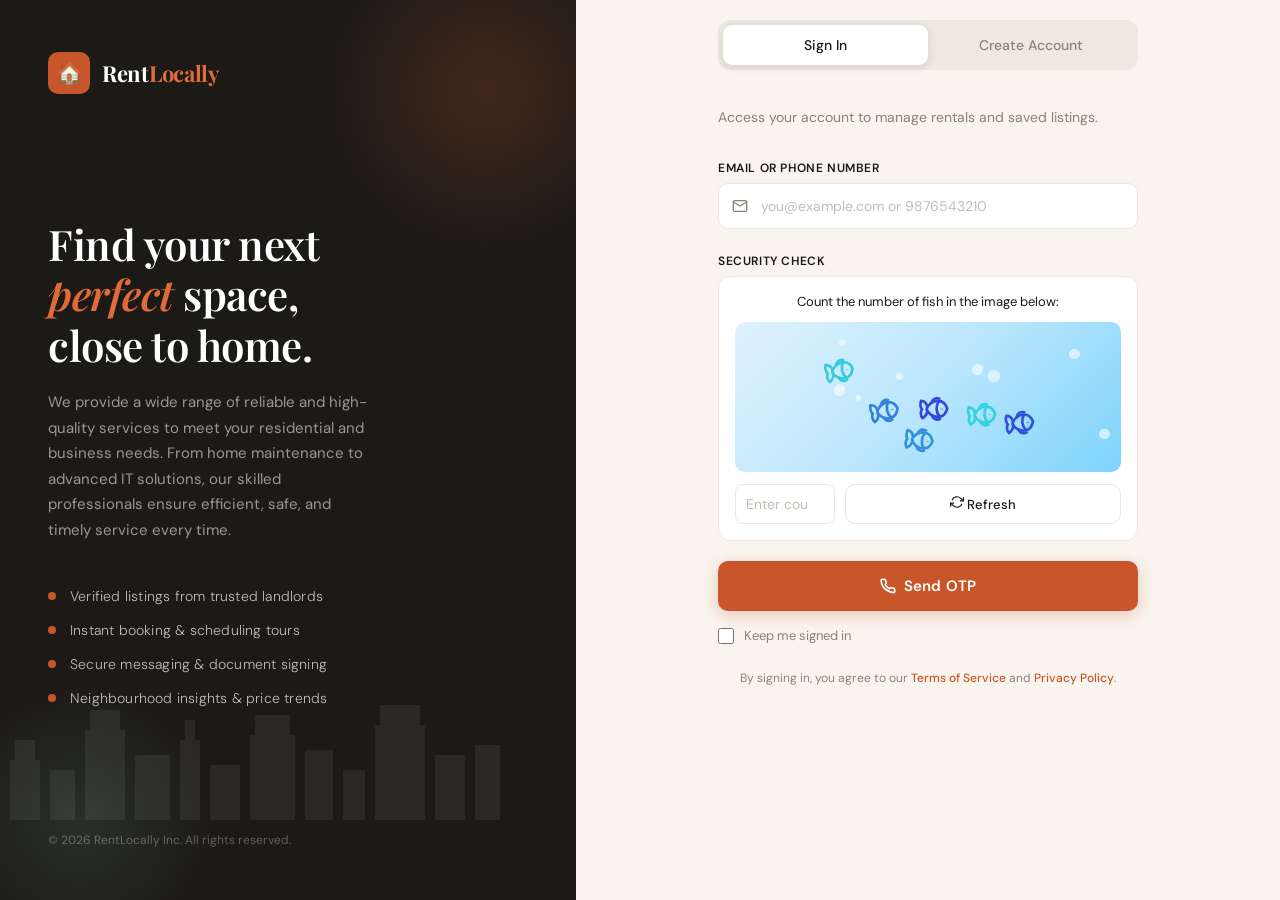
<file: RanjithaN/index.html>
<!DOCTYPE html>
<html lang="en">
<head>
<meta charset="UTF-8">
<meta name="viewport" content="width=device-width, initial-scale=1.0">
<title>RentLocally — Customer Portal</title>
<link href="https://fonts.googleapis.com/css2?family=Playfair+Display:wght@400;600;700&family=DM+Sans:wght@300;400;500;600&display=swap" rel="stylesheet">
<link rel="stylesheet" href="style.css">
<style>
  *, *::before, *::after { box-sizing: border-box; margin: 0; padding: 0; }

  :root {
    --cream: #F9F5EE;
    --ink: #1C1A17;
    --rust: #C8562A;
    --rust-light: #E06B3A;
    --sage: #6B8F71;
    --warm-gray: #8C8278;
    --light-gray: #EDE9E1;
    --white: #FFFFFF;
    --shadow: rgba(28,26,23,0.12);
  }

  body {
    font-family: 'DM Sans', sans-serif;
    background-color: var(--cream);
    min-height: 100vh;
    display: flex;
    overflow: hidden;
    scroll-behavior: smooth;
  }

  /* LEFT PANEL */
  .left-panel {
    width: 45%;
    background: var(--ink);
    position: relative;
    display: flex;
    flex-direction: column;
    padding: 52px 48px;
    overflow: hidden;
    flex-shrink: 0;
  }

  .left-panel::before {
    content: '';
    position: absolute;
    top: -80px; right: -80px;
    width: 340px; height: 340px;
    border-radius: 50%;
    background: radial-gradient(circle, rgba(200,86,42,0.22) 0%, transparent 70%);
  }

  .left-panel::after {
    content: '';
    position: absolute;
    bottom: -60px; left: -60px;
    width: 280px; height: 280px;
    border-radius: 50%;
    background: radial-gradient(circle, rgba(107,143,113,0.18) 0%, transparent 70%);
  }

  .brand {
    display: flex;
    align-items: center;
    gap: 12px;
    position: relative;
    z-index: 2;
  }

  .brand-icon {
    width: 42px; height: 42px;
    background: var(--rust);
    border-radius: 10px;
    display: flex; align-items: center; justify-content: center;
    font-size: 20px;
  }

  .brand-name {
    font-family: 'Playfair Display', serif;
    font-size: 22px;
    font-weight: 700;
    color: var(--white);
    letter-spacing: -0.3px;
  }

  .brand-name span { color: var(--rust-light); }

  .left-content {
    flex: 1;
    display: flex;
    flex-direction: column;
    justify-content: center;
    position: relative;
    z-index: 2;
  }

  .left-tagline {
    font-family: 'Playfair Display', serif;
    font-size: 42px;
    font-weight: 600;
    color: var(--white);
    line-height: 1.2;
    letter-spacing: -0.5px;
    margin-bottom: 20px;
  }

  .left-tagline em {
    color: var(--rust-light);
    font-style: italic;
  }

  .left-sub {
    font-size: 15px;
    color: rgba(255,255,255,0.55);
    line-height: 1.7;
    max-width: 320px;
    margin-bottom: 44px;
  }

  .feature-list {
    display: flex;
    flex-direction: column;
    gap: 16px;
  }

  .feature-item {
    display: flex;
    align-items: center;
    gap: 14px;
  }

  .feature-dot {
    width: 8px; height: 8px;
    border-radius: 50%;
    background: var(--rust);
    flex-shrink: 0;
  }

  .feature-text {
    font-size: 14px;
    color: rgba(255,255,255,0.7);
    font-weight: 300;
    letter-spacing: 0.2px;
  }

  .left-footer {
    position: relative;
    z-index: 2;
    font-size: 12px;
    color: rgba(255,255,255,0.3);
  }

  /* Decorative city skyline lines */
  .skyline {
    position: absolute;
    bottom: 80px;
    left: 0; right: 0;
    height: 120px;
    z-index: 1;
    opacity: 0.06;
  }

  /* RIGHT PANEL */
  .right-panel {
    flex: 1;
    display: flex;
    align-items: flex-start;
    justify-content: center;
    padding: 40px 60px;
    padding-top: 20px;
    overflow-y: auto;
    height: 100vh;
  }

  .auth-card {
    width: 100%;
    max-width: 420px;
  }

  /* TABS */
  .tab-bar {
    display: flex;
    background: var(--light-gray);
    border-radius: 12px;
    padding: 5px;
    margin-bottom: 36px;
  }

  .tab-btn {
    flex: 1;
    padding: 11px 0;
    border: none;
    background: transparent;
    border-radius: 9px;
    font-family: 'DM Sans', sans-serif;
    font-size: 14px;
    font-weight: 500;
    color: var(--warm-gray);
    cursor: pointer;
    transition: all 0.25s ease;
  }

  .tab-btn.active {
    background: var(--white);
    color: var(--ink);
    box-shadow: 0 2px 8px var(--shadow);
  }

  /* STEPPER */
  .stepper {
    display: flex;
    align-items: center;
    margin-bottom: 32px;
    gap: 0;
  }

  .step {
    display: flex;
    flex-direction: column;
    align-items: center;
    gap: 6px;
    flex: 1;
    position: relative;
  }

  .step:not(:last-child)::after {
    content: '';
    position: absolute;
    top: 16px;
    left: calc(50% + 16px);
    right: calc(-50% + 16px);
    height: 2px;
    background: var(--light-gray);
    transition: background 0.4s;
  }

  .step.done:not(:last-child)::after { background: var(--sage); }
  .step.active:not(:last-child)::after { background: var(--light-gray); }

  .step-circle {
    width: 32px; height: 32px;
    border-radius: 50%;
    background: var(--light-gray);
    color: var(--warm-gray);
    font-size: 13px;
    font-weight: 600;
    display: flex; align-items: center; justify-content: center;
    transition: all 0.3s;
    position: relative;
    z-index: 1;
  }

  .step.active .step-circle {
    background: var(--rust);
    color: var(--white);
    box-shadow: 0 0 0 4px rgba(200,86,42,0.15);
  }

  .step.done .step-circle {
    background: var(--sage);
    color: var(--white);
  }

  .step-label {
    font-size: 10px;
    font-weight: 600;
    letter-spacing: 0.5px;
    text-transform: uppercase;
    color: var(--warm-gray);
    white-space: nowrap;
  }

  .step.active .step-label { color: var(--rust); }
  .step.done .step-label { color: var(--sage); }

  /* DOC UPLOAD SECTION */
  .doc-section-title {
    font-size: 12px;
    font-weight: 700;
    letter-spacing: 0.8px;
    text-transform: uppercase;
    color: var(--ink);
    margin: 24px 0 12px;
    display: flex;
    align-items: center;
    gap: 8px;
  }

  .doc-section-title::after {
    content: '';
    flex: 1;
    height: 1px;
    background: var(--light-gray);
  }

  .doc-required-badge {
    font-size: 10px;
    background: rgba(200,86,42,0.1);
    color: var(--rust);
    padding: 2px 7px;
    border-radius: 20px;
    font-weight: 600;
    letter-spacing: 0.3px;
  }

  .doc-optional-badge {
    font-size: 10px;
    background: rgba(107,143,113,0.12);
    color: var(--sage);
    padding: 2px 7px;
    border-radius: 20px;
    font-weight: 600;
    letter-spacing: 0.3px;
  }

  .doc-grid {
    display: flex;
    flex-direction: column;
    gap: 10px;
    margin-bottom: 4px;
  }

  .doc-upload-card {
    border: 1.5px dashed var(--light-gray);
    border-radius: 12px;
    padding: 14px 16px;
    display: flex;
    align-items: center;
    gap: 14px;
    cursor: pointer;
    transition: border-color 0.2s, background 0.2s;
    position: relative;
    background: var(--white);
  }

  .doc-upload-card:hover { border-color: var(--rust); background: #fdf7f4; }
  .doc-upload-card.uploaded { border-color: var(--sage); border-style: solid; background: rgba(107,143,113,0.05); }

  .doc-upload-card input[type="file"] {
    position: absolute; inset: 0;
    opacity: 0; cursor: pointer; width: 100%; height: 100%;
  }

  .doc-icon {
    width: 38px; height: 38px;
    border-radius: 10px;
    display: flex; align-items: center; justify-content: center;
    font-size: 18px;
    background: var(--light-gray);
    flex-shrink: 0;
    transition: background 0.2s;
  }

  .doc-upload-card.uploaded .doc-icon { background: rgba(107,143,113,0.15); }

  .doc-info { flex: 1; min-width: 0; }

  .doc-name {
    font-size: 13px;
    font-weight: 600;
    color: var(--ink);
    margin-bottom: 2px;
  }

  .doc-hint {
    font-size: 11px;
    color: var(--warm-gray);
  }

  .doc-status {
    font-size: 11px;
    font-weight: 600;
    color: var(--warm-gray);
    flex-shrink: 0;
    display: flex;
    align-items: center;
    gap: 5px;
  }

  .doc-upload-card.uploaded .doc-status { color: var(--sage); }

  .doc-notice {
    background: rgba(200,86,42,0.07);
    border-left: 3px solid var(--rust);
    border-radius: 0 8px 8px 0;
    padding: 10px 14px;
    margin-top: 16px;
    font-size: 12px;
    color: var(--warm-gray);
    line-height: 1.6;
  }

  .doc-notice strong { color: var(--rust); }

  /* STEP NAV BUTTONS */
  .step-nav {
    display: flex;
    gap: 12px;
    margin-top: 24px;
  }

  .btn-secondary {
    flex: 1;
    padding: 13px;
    background: transparent;
    color: var(--ink);
    border: 1.5px solid var(--light-gray);
    border-radius: 10px;
    font-family: 'DM Sans', sans-serif;
    font-size: 14px;
    font-weight: 500;
    cursor: pointer;
    transition: border-color 0.2s, background 0.2s;
  }

  .btn-secondary:hover { border-color: var(--warm-gray); background: var(--light-gray); }

  /* FORM PANELS */
  .form-panel { display: none; }
  .form-panel.active { display: block; }

  .form-title {
    font-family: 'Playfair Display', serif;
    font-size: 28px;
    font-weight: 600;
    color: var(--ink);
    margin-bottom: 6px;
    letter-spacing: -0.3px;
  }

  .form-subtitle {
    font-size: 14px;
    color: var(--warm-gray);
    margin-bottom: 32px;
    line-height: 1.6;
  }

  /* FORM FIELDS */
  .field-group {
    display: flex;
    flex-direction: column;
    gap: 18px;
    margin-bottom: 24px;
  }

  .field-row {
    display: flex;
    gap: 14px;
  }

  .field-row .field { flex: 1; }

  .field {
    display: flex;
    flex-direction: column;
    gap: 7px;
  }

  .field label {
    font-size: 12px;
    font-weight: 600;
    color: var(--ink);
    letter-spacing: 0.6px;
    text-transform: uppercase;
  }

  .input-wrap {
    position: relative;
  }

  .input-wrap svg {
    position: absolute;
    left: 14px;
    top: 50%;
    transform: translateY(-50%);
    color: var(--warm-gray);
    pointer-events: none;
    width: 16px; height: 16px;
  }

  .field input, .field select {
    width: 100%;
    padding: 13px 14px 13px 42px;
    border: 1.5px solid var(--light-gray);
    border-radius: 10px;
    background: var(--white);
    font-family: 'DM Sans', sans-serif;
    font-size: 14px;
    color: var(--ink);
    outline: none;
    transition: border-color 0.2s, box-shadow 0.2s;
    appearance: none;
  }

  .field input:focus, .field select:focus {
    border-color: var(--rust);
    box-shadow: 0 0 0 3px rgba(200,86,42,0.10);
  }

  .field input::placeholder { color: #C4BDB4; }

  .show-pass {
    position: absolute;
    right: 14px;
    top: 50%;
    transform: translateY(-50%);
    background: none;
    border: none;
    cursor: pointer;
    color: var(--warm-gray);
    padding: 2px;
    display: flex;
  }

  .show-pass:hover { color: var(--rust); }

  /* FORGOT */
  .forgot-row {
    display: flex;
    justify-content: flex-end;
    margin-top: -10px;
    margin-bottom: 6px;
  }

  .forgot-link {
    font-size: 12px;
    color: var(--rust);
    text-decoration: none;
    font-weight: 500;
  }

  .forgot-link:hover { text-decoration: underline; }

  /* REMEMBER */
  .check-row {
    display: flex;
    align-items: center;
    gap: 10px;
    margin-bottom: 6px;
  }

  .check-row input[type="checkbox"] {
    width: 16px; height: 16px;
    accent-color: var(--rust);
    cursor: pointer;
  }

  .check-row label {
    font-size: 13px;
    color: var(--warm-gray);
    cursor: pointer;
  }

  /* SUBMIT BUTTON */
  .btn-primary {
    width: 100%;
    padding: 15px;
    background: var(--rust);
    color: var(--white);
    border: none;
    border-radius: 10px;
    font-family: 'DM Sans', sans-serif;
    font-size: 15px;
    font-weight: 600;
    cursor: pointer;
    letter-spacing: 0.2px;
    transition: background 0.2s, transform 0.15s, box-shadow 0.2s;
    margin-bottom: 20px;
    display: flex;
    align-items: center;
    justify-content: center;
    gap: 8px;
    box-shadow: 0 4px 16px rgba(200,86,42,0.3);
  }

  .btn-primary:hover {
    background: var(--rust-light);
    transform: translateY(-1px);
    box-shadow: 0 6px 20px rgba(200,86,42,0.38);
  }

  .btn-primary:active { transform: translateY(0); }

  /* DIVIDER */
  .divider {
    display: flex;
    align-items: center;
    gap: 12px;
    margin-bottom: 20px;
  }

  .divider::before, .divider::after {
    content: '';
    flex: 1;
    height: 1px;
    background: var(--light-gray);
  }

  .divider span { font-size: 12px; color: var(--warm-gray); white-space: nowrap; }

  /* SOCIAL BUTTONS */
  .social-row {
    display: flex;
    gap: 12px;
    margin-bottom: 24px;
  }
  .btn-social {
    flex: 1;
    padding: 11px 0;
    border: 1.5px solid var(--light-gray);
    border-radius: 10px;
    background: var(--white);
    font-family: 'DM Sans', sans-serif;
    font-size: 13px;
    font-weight: 500;
    color: var(--ink);
    cursor: pointer;
    display: flex;
    align-items: center;
    justify-content: center;
    gap: 8px;
    transition: border-color 0.2s, background 0.2s;
  }

  .btn-social:hover { border-color: var(--rust); background: #fdf7f4; }

  /* TERMS */
  .terms-text {
    font-size: 12px;
    color: var(--warm-gray);
    text-align: center;
    line-height: 1.7;
    margin-bottom: 8px;
  }

  .terms-text a { color: var(--rust); text-decoration: none; font-weight: 500; }
  .terms-text a:hover { text-decoration: underline; }

  /* SUCCESS STATE */
  .success-msg {
    display: none;
    text-align: center;
    padding: 20px 0;
    animation: fadeIn 0.4s ease;
  }

  .success-msg .check-circle {
    width: 64px; height: 64px;
    background: rgba(107,143,113,0.12);
    border-radius: 50%;
    display: flex; align-items: center; justify-content: center;
    margin: 0 auto 16px;
    font-size: 28px;
  }

  .success-msg h3 {
    font-family: 'Playfair Display', serif;
    font-size: 22px;
    color: var(--ink);
    margin-bottom: 8px;
  }

  .success-msg p { font-size: 14px; color: var(--warm-gray); }

  /* ANIMATIONS */
  @keyframes fadeIn {
    from { opacity: 0; transform: translateY(10px); }
    to { opacity: 1; transform: translateY(0); }
  }

  .form-panel.active {
    animation: fadeIn 0.3s ease;
  }

  /* RESPONSIVE */
  @media (max-width: 768px) {
    body { flex-direction: column; overflow: hidden; }
    .left-panel { width: 100%; min-height: 220px; padding: 32px 28px; overflow: hidden; }
    .left-tagline { font-size: 28px; }
    .left-content { justify-content: flex-end; }
    .feature-list { display: none; }
    .right-panel { padding: 32px 24px; height: auto; overflow-y: auto; }
    .field-row { flex-direction: column; }
  }
</style>
</head>
<body>

<!-- LEFT PANEL -->
<div class="left-panel">
  <div class="brand">
    <div class="brand-icon">🏠</div>
    <div class="brand-name">Rent<span>Locally</span></div>
  </div>

  <div class="left-content">
    <h1 class="left-tagline">Find your next<br><em>perfect</em> space,<br>close to home.</h1>
    <p class="left-sub">We provide a wide range of reliable and high-quality services to meet your residential and business needs. From home maintenance to advanced IT solutions, our skilled professionals ensure efficient, safe, and timely service every time.
    <div class="feature-list">
      <div class="feature-item">
        <div class="feature-dot"></div>
        <span class="feature-text">Verified listings from trusted landlords</span>
      </div>
      <div class="feature-item">
        <div class="feature-dot"></div>
        <span class="feature-text">Instant booking & scheduling tours</span>
      </div>
      <div class="feature-item">
        <div class="feature-dot"></div>
        <span class="feature-text">Secure messaging & document signing</span>
      </div>
      <div class="feature-item">
        <div class="feature-dot"></div>
        <span class="feature-text">Neighbourhood insights & price trends</span>
      </div>
    </div>
  </div>

  <!-- Decorative SVG skyline -->
  <svg class="skyline" viewBox="0 0 500 120" fill="none" xmlns="http://www.w3.org/2000/svg">
    <rect x="10" y="60" width="30" height="60" fill="white"/>
    <rect x="15" y="40" width="20" height="60" fill="white"/>
    <rect x="50" y="70" width="25" height="50" fill="white"/>
    <rect x="85" y="30" width="40" height="90" fill="white"/>
    <rect x="90" y="10" width="30" height="90" fill="white"/>
    <rect x="135" y="55" width="35" height="65" fill="white"/>
    <rect x="180" y="40" width="20" height="80" fill="white"/>
    <rect x="185" y="20" width="10" height="80" fill="white"/>
    <rect x="210" y="65" width="30" height="55" fill="white"/>
    <rect x="250" y="35" width="45" height="85" fill="white"/>
    <rect x="255" y="15" width="35" height="85" fill="white"/>
    <rect x="305" y="50" width="28" height="70" fill="white"/>
    <rect x="343" y="70" width="22" height="50" fill="white"/>
    <rect x="375" y="25" width="50" height="95" fill="white"/>
    <rect x="380" y="5" width="40" height="95" fill="white"/>
    <rect x="435" y="55" width="30" height="65" fill="white"/>
    <rect x="475" y="45" width="25" height="75" fill="white"/>
  </svg>

  <div class="left-footer">© 2026 RentLocally Inc. All rights reserved.</div>
</div>

<!-- RIGHT PANEL -->
<div class="right-panel">
  <div class="auth-card">

    <!-- TABS -->
    <div class="tab-bar">
      <button class="tab-btn active" onclick="switchTab('login')">Sign In</button>
      <button class="tab-btn" onclick="switchTab('register')">Create Account</button>
    </div>

    <!-- LOGIN FORM -->
    <div class="form-panel active" id="login-panel">
      <p class="form-subtitle">Access your account to manage rentals and saved listings.</p>

      <div class="field-group">
        <div class="field">
          <label>Email or Phone Number</label>
          <div class="input-wrap">
            <svg xmlns="http://www.w3.org/2000/svg" viewBox="0 0 24 24" fill="none" stroke="currentColor" stroke-width="2"><path d="M4 4h16c1.1 0 2 .9 2 2v12c0 1.1-.9 2-2 2H4c-1.1 0-2-.9-2-2V6c0-1.1.9-2 2-2z"/><polyline points="22,6 12,12 2,6"/></svg>
            <input type="text" id="login-email" placeholder="you@example.com or 9876543210" autocomplete="email" oninput="validateLoginInput()">
          </div>
          <p class="error-message" id="login-error" style="color:#f44336;font-size:12px;margin-top:6px;display:none;">Please enter a valid email or 10-digit phone number</p>
        </div>
      </div>

      <!-- Fish Counting CAPTCHA -->
      <div class="field" id="captcha-section" style="margin-bottom:20px;">
        <label>Security Check</label>
        <div style="background:var(--white); border:1.5px solid var(--light-gray); border-radius:12px; padding:16px; text-align:center;">
          <p style="font-size:13px; color:var(--ink); margin-bottom:12px;">Count the number of fish in the image below:</p>
          <div id="captcha-image" style="width:100%; height:150px; background:linear-gradient(135deg, #e0f2fe 0%, #bae6fd 50%, #7dd3fc 100%); border-radius:10px; display:flex; align-items:center; justify-content:center; flex-wrap:wrap; gap:8px; padding:10px; position:relative; overflow:hidden;">
          </div>
          <div style="display:flex; gap:10px; margin-top:12px; align-items:center; justify-content:center;">
            <input type="number" id="captcha-answer" placeholder="Enter count" min="0" max="20" style="width:100px; padding:10px; border:1.5px solid var(--light-gray); border-radius:8px; font-size:14px; text-align:center;">
            <button type="button" class="btn-secondary" style="padding:10px 16px; font-size:13px;" onclick="generateCaptcha()">
              <svg xmlns="http://www.w3.org/2000/svg" width="14" height="14" viewBox="0 0 24 24" fill="none" stroke="currentColor" stroke-width="2"><path d="M23 4v6h-6"/><path d="M1 20v-6h6"/><path d="M3.51 9a9 9 0 0 1 14.85-3.36L23 10M1 14l4.64 4.36A9 9 0 0 0 20.49 15"/></svg>
              Refresh
            </button>
          </div>
          <p id="captcha-error" style="color:#f44336; font-size:12px; margin-top:8px; display:none;">Incorrect count. Please try again.</p>
          <p id="captcha-success" style="color:var(--sage); font-size:12px; margin-top:8px; display:none;">✓ Verified!</p>
        </div>
      </div>

      <button class="btn-primary" id="send-otp-btn" onclick="if(validateCaptcha()) sendLoginOTP()" style="margin-bottom:16px;">
        <svg xmlns="http://www.w3.org/2000/svg" width="16" height="16" viewBox="0 0 24 24" fill="none" stroke="currentColor" stroke-width="2.5"><path d="M22 16.92v3a2 2 0 0 1-2.18 2 19.79 19.79 0 0 1-8.63-3.07A19.5 19.5 0 0 1 4.69 13 19.79 19.79 0 0 1 1.61 4.44 2 2 0 0 1 3.58 2h3a2 2 0 0 1 2 1.72c.127.96.361 1.903.7 2.81a2 2 0 0 1-.45 2.11L7.91 9.91a16 16 0 0 0 6.08 6.08l.92-.92a2 2 0 0 1 2.11-.45c.907.339 1.85.573 2.81.7A2 2 0 0 1 22 16.92z"/></svg>
        Send OTP
      </button>

      <div id="otp-section" style="display:none; margin-bottom:24px;">
        <div style="text-align:center; margin-bottom:16px;">
          <p style="font-size:14px; color:var(--ink); margin-bottom:8px;">Enter the 6-digit OTP sent to</p>
          <p id="otp-sent-to" style="font-size:14px; color:var(--rust); font-weight:600;"></p>
        </div>

        <div style="display:flex; gap:10px; justify-content:center; margin-bottom:16px;">
          <input type="text" class="otp-input" maxlength="1" id="otp1" oninput="handleOTPInput(this, 1)" onkeydown="handleOTPKeydown(event, 1)" style="width:50px; height:60px; text-align:center; font-size:24px; font-weight:600; border:2px solid var(--light-gray); border-radius:10px; outline:none; background:var(--white); color:var(--ink); caret-color:var(--rust);">
          <input type="text" class="otp-input" maxlength="1" id="otp2" oninput="handleOTPInput(this, 2)" onkeydown="handleOTPKeydown(event, 2)" style="width:50px; height:60px; text-align:center; font-size:24px; font-weight:600; border:2px solid var(--light-gray); border-radius:10px; outline:none; background:var(--white); color:var(--ink); caret-color:var(--rust);">
          <input type="text" class="otp-input" maxlength="1" id="otp3" oninput="handleOTPInput(this, 3)" onkeydown="handleOTPKeydown(event, 3)" style="width:50px; height:60px; text-align:center; font-size:24px; font-weight:600; border:2px solid var(--light-gray); border-radius:10px; outline:none; background:var(--white); color:var(--ink); caret-color:var(--rust);">
          <input type="text" class="otp-input" maxlength="1" id="otp4" oninput="handleOTPInput(this, 4)" onkeydown="handleOTPKeydown(event, 4)" style="width:50px; height:60px; text-align:center; font-size:24px; font-weight:600; border:2px solid var(--light-gray); border-radius:10px; outline:none; background:var(--white); color:var(--ink); caret-color:var(--rust);">
          <input type="text" class="otp-input" maxlength="1" id="otp5" oninput="handleOTPInput(this, 5)" onkeydown="handleOTPKeydown(event, 5)" style="width:50px; height:60px; text-align:center; font-size:24px; font-weight:600; border:2px solid var(--light-gray); border-radius:10px; outline:none; background:var(--white); color:var(--ink); caret-color:var(--rust);">
          <input type="text" class="otp-input" maxlength="1" id="otp6" oninput="handleOTPInput(this, 6)" onkeydown="handleOTPKeydown(event, 6)" style="width:50px; height:60px; text-align:center; font-size:24px; font-weight:600; border:2px solid var(--light-gray); border-radius:10px; outline:none; background:var(--white); color:var(--ink); caret-color:var(--rust);">
        </div>

        <p id="otp-error" style="color:#f44336; font-size:12px; text-align:center; margin-bottom:12px; display:none;">Invalid OTP. Please try again.</p>

        <div style="text-align:center; margin-bottom:16px;">
          <p id="otp-timer" style="font-size:13px; color:var(--warm-gray);"></p>
        </div>

        <button class="btn-primary" onclick="verifyLoginOTP()">
          <svg xmlns="http://www.w3.org/2000/svg" width="16" height="16" viewBox="0 0 24 24" fill="none" stroke="currentColor" stroke-width="2.5"><path d="M22 11.08V12a10 10 0 1 1-5.93-9.14"/><polyline points="22 4 12 14.01 9 11.01"/></svg>
          Verify OTP
        </button>

        <div style="text-align:center; margin-top:12px;">
          <a href="#" onclick="resendLoginOTP(); return false;" style="color:var(--rust); font-size:13px; text-decoration:none; font-weight:500;">Resend OTP</a>
        </div>
      </div>

      <div class="check-row" style="margin-bottom:24px; margin-top:14px;">
        <input type="checkbox" id="remember">
        <label for="remember">Keep me signed in</label>
      </div>

      <p class="terms-text">
        By signing in, you agree to our <a href="#">Terms of Service</a> and <a href="#">Privacy Policy</a>.
      </p>
    </div>

    <!-- REGISTER FORM — multi-step -->
    <div class="form-panel" id="register-panel">

      <!-- STEP 1: Account Details -->
      <div id="reg-step-1">
        <h2 class="form-title">Create account</h2>
        <p class="form-subtitle">Step 1 of 3 — Your basic details.</p>

        <!-- Stepper -->
        <div class="stepper">
          <div class="step active" id="s1"><div class="step-circle">1</div><div class="step-label">Account</div></div>
          <div class="step" id="s2"><div class="step-circle">2</div><div class="step-label">Documents</div></div>
          <div class="step" id="s3"><div class="step-circle">3</div><div class="step-label">Review</div></div>
        </div>

        <div class="field-group">
          <div class="field">
  
          </div>
          <div class="field-row">
            <div class="field">
              <label>First Name</label>
              <div class="input-wrap">
                <svg xmlns="http://www.w3.org/2000/svg" viewBox="0 0 24 24" fill="none" stroke="currentColor" stroke-width="2"><path d="M20 21v-2a4 4 0 0 0-4-4H8a4 4 0 0 0-4 4v2"/><circle cx="12" cy="7" r="4"/></svg>
                <input type="text" id="r-fname" placeholder="Aarav" autocomplete="given-name">
              </div>
            </div>
            <div class="field">
              <label>Last Name</label>
              <div class="input-wrap">
                <svg xmlns="http://www.w3.org/2000/svg" viewBox="0 0 24 24" fill="none" stroke="currentColor" stroke-width="2"><path d="M20 21v-2a4 4 0 0 0-4-4H8a4 4 0 0 0-4 4v2"/><circle cx="12" cy="7" r="4"/></svg>
                <input type="text" id="r-lname" placeholder="Sharma" autocomplete="family-name">
              </div>
            </div>
          </div>
          <div class="field">
            <label>Email Address</label>
            <div class="input-wrap">
              <svg xmlns="http://www.w3.org/2000/svg" viewBox="0 0 24 24" fill="none" stroke="currentColor" stroke-width="2"><path d="M4 4h16c1.1 0 2 .9 2 2v12c0 1.1-.9 2-2 2H4c-1.1 0-2-.9-2-2V6c0-1.1.9-2 2-2z"/><polyline points="22,6 12,12 2,6"/></svg>
              <input type="email" id="r-email" placeholder="you@example.com" autocomplete="email" oninput="validateRegisterEmail()">
            </div>
            <p class="error-message" id="r-email-error" style="color:#f44336;font-size:12px;margin-top:6px;display:none;">Please enter a valid email address</p>
            <button type="button" class="btn-secondary" style="margin-top:8px; padding:10px 16px; font-size:13px;" onclick="sendEmailOTP()" id="send-email-otp-btn">
              <svg xmlns="http://www.w3.org/2000/svg" width="14" height="14" viewBox="0 0 24 24" fill="none" stroke="currentColor" stroke-width="2"><path d="M4 4h16c1.1 0 2 .9 2 2v12c0 1.1-.9 2-2 2H4c-1.1 0-2-.9-2-2V6c0-1.1.9-2 2-2z"/><polyline points="22,6 12,12 2,6"/></svg>
              Send Email OTP
            </button>
          </div>
          <div class="field">
            <label>Phone Number</label>
            <div class="input-wrap">
              <svg xmlns="http://www.w3.org/2000/svg" viewBox="0 0 24 24" fill="none" stroke="currentColor" stroke-width="2"><path d="M22 16.92v3a2 2 0 0 1-2.18 2 19.79 19.79 0 0 1-8.63-3.07A19.5 19.5 0 0 1 4.69 13 19.79 19.79 0 0 1 1.61 4.44 2 2 0 0 1 3.58 2h3a2 2 0 0 1 2 1.72c.127.96.361 1.903.7 2.81a2 2 0 0 1-.45 2.11L7.91 9.91a16 16 0 0 0 6.08 6.08l.92-.92a2 2 0 0 1 2.11-.45c.907.339 1.85.573 2.81.7A2 2 0 0 1 22 16.92z"/></svg>
              <input type="tel" id="r-phone" placeholder="+91 98765 43210" autocomplete="tel" oninput="validateRegisterPhone()">
            </div>
            <p class="error-message" id="r-phone-error" style="color:#f44336;font-size:12px;margin-top:6px;display:none;">Please enter a valid 10-digit phone number</p>
            <button type="button" class="btn-secondary" style="margin-top:8px; padding:10px 16px; font-size:13px;" onclick="sendPhoneOTP()" id="send-phone-otp-btn">
              <svg xmlns="http://www.w3.org/2000/svg" width="14" height="14" viewBox="0 0 24 24" fill="none" stroke="currentColor" stroke-width="2"><path d="M22 16.92v3a2 2 0 0 1-2.18 2 19.79 19.79 0 0 1-8.63-3.07A19.5 19.5 0 0 1 4.69 13 19.79 19.79 0 0 1 1.61 4.44 2 2 0 0 1 3.58 2h3a2 2 0 0 1 2 1.72c.127.96.361 1.903.7 2.81a2 2 0 0 1-.45 2.11L7.91 9.91a16 16 0 0 0 6.08 6.08l.92-.92a2 2 0 0 1 2.11-.45c.907.339 1.85.573 2.81.7A2 2 0 0 1 22 16.92z"/></svg>
              Send Phone OTP
            </button>
          </div>
          
          <!-- Email OTP Verification -->
          <div class="field" id="email-otp-section" style="display:none;">
            <label>Email Verification</label>
            <div style="display:flex; gap:8px; margin-bottom:10px; justify-content:space-between;">
              <input type="text" class="otp-input" maxlength="1" id="email-otp1" inputmode="numeric" pattern="[0-9]*" oninput="handleEmailOTPInput(this, 1)" onkeydown="handleEmailOTPKeydown(event, 1)" style="flex:1; min-width:0; height:50px; text-align:center; font-size:20px; font-weight:600; border:2px solid var(--light-gray); border-radius:10px; outline:none; background:var(--white); color:var(--ink); caret-color:var(--rust);">
              <input type="text" class="otp-input" maxlength="1" id="email-otp2" inputmode="numeric" pattern="[0-9]*" oninput="handleEmailOTPInput(this, 2)" onkeydown="handleEmailOTPKeydown(event, 2)" style="flex:1; min-width:0; height:50px; text-align:center; font-size:20px; font-weight:600; border:2px solid var(--light-gray); border-radius:10px; outline:none; background:var(--white); color:var(--ink); caret-color:var(--rust);">
              <input type="text" class="otp-input" maxlength="1" id="email-otp3" inputmode="numeric" pattern="[0-9]*" oninput="handleEmailOTPInput(this, 3)" onkeydown="handleEmailOTPKeydown(event, 3)" style="flex:1; min-width:0; height:50px; text-align:center; font-size:20px; font-weight:600; border:2px solid var(--light-gray); border-radius:10px; outline:none; background:var(--white); color:var(--ink); caret-color:var(--rust);">
              <input type="text" class="otp-input" maxlength="1" id="email-otp4" inputmode="numeric" pattern="[0-9]*" oninput="handleEmailOTPInput(this, 4)" onkeydown="handleEmailOTPKeydown(event, 4)" style="flex:1; min-width:0; height:50px; text-align:center; font-size:20px; font-weight:600; border:2px solid var(--light-gray); border-radius:10px; outline:none; background:var(--white); color:var(--ink); caret-color:var(--rust);">
              <input type="text" class="otp-input" maxlength="1" id="email-otp5" inputmode="numeric" pattern="[0-9]*" oninput="handleEmailOTPInput(this, 5)" onkeydown="handleEmailOTPKeydown(event, 5)" style="flex:1; min-width:0; height:50px; text-align:center; font-size:20px; font-weight:600; border:2px solid var(--light-gray); border-radius:10px; outline:none; background:var(--white); color:var(--ink); caret-color:var(--rust);">
              <input type="text" class="otp-input" maxlength="1" id="email-otp6" inputmode="numeric" pattern="[0-9]*" oninput="handleEmailOTPInput(this, 6)" onkeydown="handleEmailOTPKeydown(event, 6)" style="flex:1; min-width:0; height:50px; text-align:center; font-size:20px; font-weight:600; border:2px solid var(--light-gray); border-radius:10px; outline:none; background:var(--white); color:var(--ink); caret-color:var(--rust);">
            </div>
            <p id="email-otp-error" style="color:#f44336; font-size:12px; margin-bottom:8px; display:none;">Invalid OTP. Please try again.</p>
            <p id="email-otp-timer" style="font-size:12px; color:var(--warm-gray); margin-bottom:8px;"></p>
            <div style="display:flex; gap:10px;">
              <button type="button" class="btn-secondary" style="flex:1; padding:10px;" onclick="verifyEmailOTP()">Verify Email OTP</button>
              <a href="#" onclick="resendEmailOTP(); return false;" style="color:var(--rust); font-size:12px; text-decoration:none; font-weight:500; padding:10px;">Resend</a>
            </div>
          </div>
          
          <!-- Phone OTP Verification -->
          <div class="field" id="phone-otp-section" style="display:none;">
            <label>Phone Verification</label>
            <div style="display:flex; gap:8px; margin-bottom:10px; justify-content:space-between;">
              <input type="text" class="otp-input" maxlength="1" id="phone-otp1" inputmode="numeric" pattern="[0-9]*" oninput="handlePhoneOTPInput(this, 1)" onkeydown="handlePhoneOTPKeydown(event, 1)" style="flex:1; min-width:0; height:50px; text-align:center; font-size:20px; font-weight:600; border:2px solid var(--light-gray); border-radius:10px; outline:none; background:var(--white); color:var(--ink); caret-color:var(--rust);">
              <input type="text" class="otp-input" maxlength="1" id="phone-otp2" inputmode="numeric" pattern="[0-9]*" oninput="handlePhoneOTPInput(this, 2)" onkeydown="handlePhoneOTPKeydown(event, 2)" style="flex:1; min-width:0; height:50px; text-align:center; font-size:20px; font-weight:600; border:2px solid var(--light-gray); border-radius:10px; outline:none; background:var(--white); color:var(--ink); caret-color:var(--rust);">
              <input type="text" class="otp-input" maxlength="1" id="phone-otp3" inputmode="numeric" pattern="[0-9]*" oninput="handlePhoneOTPInput(this, 3)" onkeydown="handlePhoneOTPKeydown(event, 3)" style="flex:1; min-width:0; height:50px; text-align:center; font-size:20px; font-weight:600; border:2px solid var(--light-gray); border-radius:10px; outline:none; background:var(--white); color:var(--ink); caret-color:var(--rust);">
              <input type="text" class="otp-input" maxlength="1" id="phone-otp4" inputmode="numeric" pattern="[0-9]*" oninput="handlePhoneOTPInput(this, 4)" onkeydown="handlePhoneOTPKeydown(event, 4)" style="flex:1; min-width:0; height:50px; text-align:center; font-size:20px; font-weight:600; border:2px solid var(--light-gray); border-radius:10px; outline:none; background:var(--white); color:var(--ink); caret-color:var(--rust);">
              <input type="text" class="otp-input" maxlength="1" id="phone-otp5" inputmode="numeric" pattern="[0-9]*" oninput="handlePhoneOTPInput(this, 5)" onkeydown="handlePhoneOTPKeydown(event, 5)" style="flex:1; min-width:0; height:50px; text-align:center; font-size:20px; font-weight:600; border:2px solid var(--light-gray); border-radius:10px; outline:none; background:var(--white); color:var(--ink); caret-color:var(--rust);">
              <input type="text" class="otp-input" maxlength="1" id="phone-otp6" inputmode="numeric" pattern="[0-9]*" oninput="handlePhoneOTPInput(this, 6)" onkeydown="handlePhoneOTPKeydown(event, 6)" style="flex:1; min-width:0; height:50px; text-align:center; font-size:20px; font-weight:600; border:2px solid var(--light-gray); border-radius:10px; outline:none; background:var(--white); color:var(--ink); caret-color:var(--rust);">
            </div>
            <p id="phone-otp-error" style="color:#f44336; font-size:12px; margin-bottom:8px; display:none;">Invalid OTP. Please try again.</p>
            <p id="phone-otp-timer" style="font-size:12px; color:var(--warm-gray); margin-bottom:8px;"></p>
            <div style="display:flex; gap:10px;">
              <button type="button" class="btn-secondary" style="flex:1; padding:10px;" onclick="verifyPhoneOTP()">Verify Phone OTP</button>
              <a href="#" onclick="resendPhoneOTP(); return false;" style="color:var(--rust); font-size:12px; text-decoration:none; font-weight:500; padding:10px;">Resend</a>
            </div>
          </div>
          
          <div class="field">
            <label>Permanent Address</label>
            <div class="field-row" style="margin-bottom:10px;">
              <div class="field">
                <label style="font-size:11px; text-transform:none; letter-spacing:0;">House/Flat No.</label>
                <div class="input-wrap">
                  <input type="text" id="r-perm-house" placeholder="123, ABC Apartments">
                </div>
              </div>
              <div class="field">
                <label style="font-size:11px; text-transform:none; letter-spacing:0;">Area/Locality</label>
                <div class="input-wrap">
                  <input type="text" id="r-perm-area" placeholder="Koramangala">
                </div>
              </div>
            </div>
            <div class="field-row" style="margin-bottom:10px;">
              <div class="field">
                <label style="font-size:11px; text-transform:none; letter-spacing:0;">City</label>
                <div class="input-wrap">
                  <input type="text" id="r-perm-city" placeholder="Bengaluru">
                </div>
              </div>
              <div class="field">
                <label style="font-size:11px; text-transform:none; letter-spacing:0;">District</label>
                <div class="input-wrap">
                  <input type="text" id="r-perm-district" placeholder="Bengaluru Urban">
                </div>
              </div>
            </div>
            <div class="field-row">
              <div class="field">
                <label style="font-size:11px; text-transform:none; letter-spacing:0;">State</label>
                <div class="input-wrap">
                  <input type="text" id="r-perm-state" placeholder="Karnataka">
                </div>
              </div>
              <div class="field">
                <label style="font-size:11px; text-transform:none; letter-spacing:0;">Pincode</label>
                <div class="input-wrap">
                  <input type="text" id="r-perm-pincode" placeholder="560034" maxlength="6">
                </div>
              </div>
            </div>
          </div>
          <div class="field">
            <label>Temporary Address</label>
            <div class="field-row" style="margin-bottom:10px;">
              <div class="field">
                <label style="font-size:11px; text-transform:none; letter-spacing:0;">House/Flat No.</label>
                <div class="input-wrap">
                  <input type="text" id="r-temp-house" placeholder="456, XYZ Residency">
                </div>
              </div>
              <div class="field">
                <label style="font-size:11px; text-transform:none; letter-spacing:0;">Area/Locality</label>
                <div class="input-wrap">
                  <input type="text" id="r-temp-area" placeholder="Indiranagar">
                </div>
              </div>
            </div>
            <div class="field-row" style="margin-bottom:10px;">
              <div class="field">
                <label style="font-size:11px; text-transform:none; letter-spacing:0;">City</label>
                <div class="input-wrap">
                  <input type="text" id="r-temp-city" placeholder="Bengaluru">
                </div>
              </div>
              <div class="field">
                <label style="font-size:11px; text-transform:none; letter-spacing:0;">District</label>
                <div class="input-wrap">
                  <input type="text" id="r-temp-district" placeholder="Bengaluru Urban">
                </div>
              </div>
            </div>
            <div class="field-row">
              <div class="field">
                <label style="font-size:11px; text-transform:none; letter-spacing:0;">State</label>
                <div class="input-wrap">
                  <input type="text" id="r-temp-state" placeholder="Karnataka">
                </div>
              </div>
              <div class="field">
                <label style="font-size:11px; text-transform:none; letter-spacing:0;">Pincode</label>
                <div class="input-wrap">
                  <input type="text" id="r-temp-pincode" placeholder="560038" maxlength="6">
                </div>
              </div>
            </div>
          </div>
        </div>

        <button class="btn-primary" onclick="if(validateStep1()) goStep(2)" style="margin-top:8px;">
          Continue to Documents
          <svg xmlns="http://www.w3.org/2000/svg" width="16" height="16" viewBox="0 0 24 24" fill="none" stroke="currentColor" stroke-width="2.5"><line x1="5" y1="12" x2="19" y2="12"/><polyline points="12 5 19 12 12 19"/></svg>
        </button>
      </div>

      <!-- STEP 2: Document Upload -->
      <div id="reg-step-2" style="display:none;">
        <h2 class="form-title">Secure your rental</h2>
        <p class="form-subtitle">Upload key documents to build trust with landlords. You can skip optional ones later.</p>

        <div class="stepper">
          <div class="step done"><div class="step-circle">✓</div><div class="step-label">Account</div></div>
          <div class="step active"><div class="step-circle">2</div><div class="step-label">Documents</div></div>
          <div class="step"><div class="step-circle">3</div><div class="step-label">Done</div></div>
        </div>

        <!-- Scrollable doc area -->
<div style="max-height:65vh;overflow-y:auto;padding-right:12px;scrollbar-width:thin;scrollbar-color:var(--warm-gray) transparent;scroll-behavior:smooth;">

          <!-- Identity -->
          <div class="doc-section-title">Identity Proof <span class="doc-required-badge">Required</span></div>
          <div class="doc-grid">
            <div class="doc-upload-card" id="card-aadhaar">
              <input type="file" accept=".pdf,.jpg,.jpeg,.png" onchange="markUploaded('card-aadhaar','status-aadhaar',this)">
              <div class="doc-icon">🪪</div>
              <div class="doc-info"><div class="doc-name">Aadhaar Card</div><div class="doc-hint">Front & back · PDF or image · Max 5MB</div></div>
              <div class="doc-status" id="status-aadhaar"><svg width="14" height="14" viewBox="0 0 24 24" fill="none" stroke="currentColor" stroke-width="2"><path d="M21 15v4a2 2 0 0 1-2 2H5a2 2 0 0 1-2-2v-4"/><polyline points="17 8 12 3 7 8"/><line x1="12" y1="3" x2="12" y2="15"/></svg> Upload</div>
            </div>
            <div class="doc-upload-card" id="card-pan">
              <input type="file" accept=".pdf,.jpg,.jpeg,.png" onchange="markUploaded('card-pan','status-pan',this)">
              <div class="doc-icon">💳</div>
              <div class="doc-info"><div class="doc-name">PAN Card</div><div class="doc-hint">Clear scan · PDF or image · Max 5MB</div></div>
              <div class="doc-status" id="status-pan"><svg width="14" height="14" viewBox="0 0 24 24" fill="none" stroke="currentColor" stroke-width="2"><path d="M21 15v4a2 2 0 0 1-2 2H5a2 2 0 0 1-2-2v-4"/><polyline points="17 8 12 3 7 8"/><line x1="12" y1="3" x2="12" y2="15"/></svg> Upload</div>
            </div>
            <div class="doc-upload-card" id="card-passport">
              <input type="file" accept=".pdf,.jpg,.jpeg,.png" onchange="markUploaded('card-passport','status-passport',this)">
              <div class="doc-icon">📘</div>
              <div class="doc-info"><div class="doc-name">Passport</div><div class="doc-hint">Secondary ID · First & last page</div></div>
              <div class="doc-status" id="status-passport"><svg width="14" height="14" viewBox="0 0 24 24" fill="none" stroke="currentColor" stroke-width="2"><path d="M21 15v4a2 2 0 0 1-2 2H5a2 2 0 0 1-2-2v-4"/><polyline points="17 8 12 3 7 8"/><line x1="12" y1="3" x2="12" y2="15"/></svg> Upload</div>
            </div>
          </div>

          <!-- Address -->
          <div class="doc-section-title">Address Proof <span class="doc-required-badge">Required · Any 1</span></div>
          <div class="doc-grid">
            <div class="doc-upload-card" id="card-utility">
              <input type="file" accept=".pdf,.jpg,.jpeg,.png" onchange="markUploaded('card-utility','status-utility',this)">
              <div class="doc-icon">🧾</div>
              <div class="doc-info"><div class="doc-name">Utility Bill</div><div class="doc-hint">Electricity / Gas / Water — last 3 months</div></div>
              <div class="doc-status" id="status-utility"><svg width="14" height="14" viewBox="0 0 24 24" fill="none" stroke="currentColor" stroke-width="2"><path d="M21 15v4a2 2 0 0 1-2 2H5a2 2 0 0 1-2-2v-4"/><polyline points="17 8 12 3 7 8"/><line x1="12" y1="3" x2="12" y2="15"/></svg> Upload</div>
            </div>
            <div class="doc-upload-card" id="card-voterид">
              <input type="file" accept=".pdf,.jpg,.jpeg,.png" onchange="markUploaded('card-voterid','status-voterid',this)">
              <div class="doc-icon">🗳️</div>
              <div class="doc-info"><div class="doc-name">Voter ID</div><div class="doc-hint">Front & back · Government issued</div></div>
              <div class="doc-status" id="status-voterid"><svg width="14" height="14" viewBox="0 0 24 24" fill="none" stroke="currentColor" stroke-width="2"><path d="M21 15v4a2 2 0 0 1-2 2H5a2 2 0 0 1-2-2v-4"/><polyline points="17 8 12 3 7 8"/><line x1="12" y1="3" x2="12" y2="15"/></svg> Upload</div>
            </div>
          </div>

          <!-- Financial -->
          <div class="doc-section-title">Financial Proof <span class="doc-required-badge">Required · Any 1</span></div>
          <div class="doc-grid">
            <div class="doc-upload-card" id="card-salary">
              <input type="file" accept=".pdf,.jpg,.jpeg,.png" onchange="markUploaded('card-salary','status-salary',this)">
              <div class="doc-icon">💼</div>
              <div class="doc-info"><div class="doc-name">Salary Slips</div><div class="doc-hint">Last 3 months · PDF preferred</div></div>
              <div class="doc-status" id="status-salary"><svg width="14" height="14" viewBox="0 0 24 24" fill="none" stroke="currentColor" stroke-width="2"><path d="M21 15v4a2 2 0 0 1-2 2H5a2 2 0 0 1-2-2v-4"/><polyline points="17 8 12 3 7 8"/><line x1="12" y1="3" x2="12" y2="15"/></svg> Upload</div>
            </div>
            <div class="doc-upload-card" id="card-bank">
              <input type="file" accept=".pdf,.jpg,.jpeg,.png" onchange="markUploaded('card-bank','status-bank',this)">
              <div class="doc-icon">🏦</div>
              <div class="doc-info"><div class="doc-name">Bank Statement</div><div class="doc-hint">Last 6 months · Shows financial stability</div></div>
              <div class="doc-status" id="status-bank"><svg width="14" height="14" viewBox="0 0 24 24" fill="none" stroke="currentColor" stroke-width="2"><path d="M21 15v4a2 2 0 0 1-2 2H5a2 2 0 0 1-2-2v-4"/><polyline points="17 8 12 3 7 8"/><line x1="12" y1="3" x2="12" y2="15"/></svg> Upload</div>
            </div>
            <div class="doc-upload-card" id="card-itr">
              <input type="file" accept=".pdf,.jpg,.jpeg,.png" onchange="markUploaded('card-itr','status-itr',this)">
              <div class="doc-icon">📄</div>
              <div class="doc-info"><div class="doc-name">ITR / Form 16</div><div class="doc-hint">Latest filing · For self-employed tenants</div></div>
              <div class="doc-status" id="status-itr"><svg width="14" height="14" viewBox="0 0 24 24" fill="none" stroke="currentColor" stroke-width="2"><path d="M21 15v4a2 2 0 0 1-2 2H5a2 2 0 0 1-2-2v-4"/><polyline points="17 8 12 3 7 8"/><line x1="12" y1="3" x2="12" y2="15"/></svg> Upload</div>
            </div>
          </div>

          <!-- Employment -->
          <div class="doc-section-title">Employment <span class="doc-optional-badge">Optional</span></div>
          <div class="doc-grid">
            <div class="doc-upload-card" id="card-empid">
              <input type="file" accept=".pdf,.jpg,.jpeg,.png" onchange="markUploaded('card-empid','status-empid',this)">
              <div class="doc-icon">🏢</div>
              <div class="doc-info"><div class="doc-name">Employee ID / Offer Letter</div><div class="doc-hint">Confirms current employer & stability</div></div>
              <div class="doc-status" id="status-empid"><svg width="14" height="14" viewBox="0 0 24 24" fill="none" stroke="currentColor" stroke-width="2"><path d="M21 15v4a2 2 0 0 1-2 2H5a2 2 0 0 1-2-2v-4"/><polyline points="17 8 12 3 7 8"/><line x1="12" y1="3" x2="12" y2="15"/></svg> Upload</div>
            </div>
          </div>

          <!-- Legal & References -->
          <div class="doc-section-title">Legal & References <span class="doc-optional-badge">Optional</span></div>
          <div class="doc-grid">
            <div class="doc-upload-card" id="card-police">
              <input type="file" accept=".pdf,.jpg,.jpeg,.png" onchange="markUploaded('card-police','status-police',this)">
              <div class="doc-icon">🚔</div>
              <div class="doc-info"><div class="doc-name">Police Verification Form</div><div class="doc-hint">Required by law in many states</div></div>
              <div class="doc-status" id="status-police"><svg width="14" height="14" viewBox="0 0 24 24" fill="none" stroke="currentColor" stroke-width="2"><path d="M21 15v4a2 2 0 0 1-2 2H5a2 2 0 0 1-2-2v-4"/><polyline points="17 8 12 3 7 8"/><line x1="12" y1="3" x2="12" y2="15"/></svg> Upload</div>
            </div>
            <div class="doc-upload-card" id="card-noc">
              <input type="file" accept=".pdf,.jpg,.jpeg,.png" onchange="markUploaded('card-noc','status-noc',this)">
              <div class="doc-icon">📃</div>
              <div class="doc-info"><div class="doc-name">Previous Landlord NOC</div><div class="doc-hint">Confirms good rental history</div></div>
              <div class="doc-status" id="status-noc"><svg width="14" height="14" viewBox="0 0 24 24" fill="none" stroke="currentColor" stroke-width="2"><path d="M21 15v4a2 2 0 0 1-2 2H5a2 2 0 0 1-2-2v-4"/><polyline points="17 8 12 3 7 8"/><line x1="12" y1="3" x2="12" y2="15"/></svg> Upload</div>
            </div>
            <div class="doc-upload-card" id="card-agreement">
              <input type="file" accept=".pdf,.jpg,.jpeg,.png" onchange="markUploaded('card-agreement','status-agreement',this)">
              <div class="doc-icon">📝</div>
              <div class="doc-info"><div class="doc-name">Signed Rent Agreement</div><div class="doc-hint">Previous tenancy · Notarised copy preferred</div></div>
              <div class="doc-status" id="status-agreement"><svg width="14" height="14" viewBox="0 0 24 24" fill="none" stroke="currentColor" stroke-width="2"><path d="M21 15v4a2 2 0 0 1-2 2H5a2 2 0 0 1-2-2v-4"/><polyline points="17 8 12 3 7 8"/><line x1="12" y1="3" x2="12" y2="15"/></svg> Upload</div>
            </div>
          </div>

          <!-- Photo & Emergency -->
          <div class="doc-section-title">Photo & Emergency Contact <span class="doc-optional-badge">Optional</span></div>
          <div class="doc-grid">
            <div class="doc-upload-card" id="card-photo">
              <input type="file" accept=".jpg,.jpeg,.png" onchange="markUploaded('card-photo','status-photo',this)">
              <div class="doc-icon">🖼️</div>
              <div class="doc-info"><div class="doc-name">Passport Size Photo</div><div class="doc-hint">Recent · White background · JPG or PNG</div></div>
              <div class="doc-status" id="status-photo"><svg width="14" height="14" viewBox="0 0 24 24" fill="none" stroke="currentColor" stroke-width="2"><path d="M21 15v4a2 2 0 0 1-2 2H5a2 2 0 0 1-2-2v-4"/><polyline points="17 8 12 3 7 8"/><line x1="12" y1="3" x2="12" y2="15"/></svg> Upload</div>
            </div>
            <div class="doc-upload-card" id="card-deposit">
              <input type="file" accept=".pdf,.jpg,.jpeg,.png" onchange="markUploaded('card-deposit','status-deposit',this)">
              <div class="doc-icon">🧾</div>
              <div class="doc-info"><div class="doc-name">Security Deposit Receipt</div><div class="doc-hint">Signed acknowledgement of advance paid</div></div>
              <div class="doc-status" id="status-deposit"><svg width="14" height="14" viewBox="0 0 24 24" fill="none" stroke="currentColor" stroke-width="2"><path d="M21 15v4a2 2 0 0 1-2 2H5a2 2 0 0 1-2-2v-4"/><polyline points="17 8 12 3 7 8"/><line x1="12" y1="3" x2="12" y2="15"/></svg> Upload</div>
            </div>
          </div>

        </div><!-- end scrollable -->

        <div class="doc-notice" style="margin-top:14px;">
          🔒 <strong>Your documents are safe.</strong> AES-256 encrypted. Shared with landlords only after your approval. Compliant with India's DPDP Act 2023.
        </div>

        <div class="step-nav" style="margin-top:16px;">
          <button class="btn-secondary" onclick="goStep(1)">← Back</button>
          <button class="btn-primary" style="flex:2;" onclick="goStep(3)">
            Review & Submit
            <svg xmlns="http://www.w3.org/2000/svg" width="16" height="16" viewBox="0 0 24 24" fill="none" stroke="currentColor" stroke-width="2.5"><line x1="5" y1="12" x2="19" y2="12"/><polyline points="12 5 19 12 12 19"/></svg>
          </button>
        </div>
        <p style="text-align:center;margin-top:12px;"><a href="#" onclick="goStep(3);return false;" style="font-size:13px;color:var(--warm-gray);text-decoration:underline;">Skip for now — upload after signup</a></p>
      </div>

      <!-- STEP 3: Review & Confirm -->
      <div id="reg-step-3" style="display:none;">
        <h2 class="form-title">Almost there!</h2>
        <p class="form-subtitle">Step 3 of 3 — Review your submission.</p>

        <div class="stepper">
          <div class="step done"><div class="step-circle">✓</div><div class="step-label">Account</div></div>
          <div class="step done"><div class="step-circle">✓</div><div class="step-label">Documents</div></div>
          <div class="step active"><div class="step-circle">3</div><div class="step-label">Review</div></div>
        </div>

        <!-- Summary -->
        <div style="background:var(--white);border-radius:12px;border:1.5px solid var(--light-gray);padding:18px 20px;margin-bottom:20px;">
          <div style="font-size:12px;font-weight:700;letter-spacing:0.6px;text-transform:uppercase;color:var(--warm-gray);margin-bottom:14px;">Account Summary</div>
          <div style="font-size:14px;color:var(--ink);display:flex;flex-direction:column;gap:8px;">
            <div style="display:flex;justify-content:space-between;"><span style="color:var(--warm-gray);">Name</span><span id="review-name" style="font-weight:500;">—</span></div>
            <div style="display:flex;justify-content:space-between;"><span style="color:var(--warm-gray);">Email</span><span id="review-email" style="font-weight:500;">—</span></div>
            <div style="display:flex;justify-content:space-between;"><span style="color:var(--warm-gray);">Phone</span><span id="review-phone" style="font-weight:500;">—</span></div>
          </div>
        </div>

        <div style="background:var(--white);border-radius:12px;border:1.5px solid var(--light-gray);padding:18px 20px;margin-bottom:20px;">
          <div style="font-size:12px;font-weight:700;letter-spacing:0.6px;text-transform:uppercase;color:var(--warm-gray);margin-bottom:14px;">Documents Uploaded</div>
          <div id="review-docs" style="font-size:13px;color:var(--ink);display:flex;flex-direction:column;gap:7px;"></div>
        </div>

        <div class="check-row" style="margin-bottom:20px;">
          <input type="checkbox" id="agree-terms">
          <label for="agree-terms">I agree to the <a href="#" style="color:var(--rust);font-weight:500;">Terms</a>, <a href="#" style="color:var(--rust);font-weight:500;">Privacy Policy</a> &amp; document sharing consent</label>
        </div>

        <div class="step-nav">
          <button class="btn-secondary" onclick="goStep(2)">← Back</button>
          <button class="btn-primary" style="flex:2;" onclick="handleRegister()">
            <svg xmlns="http://www.w3.org/2000/svg" width="16" height="16" viewBox="0 0 24 24" fill="none" stroke="currentColor" stroke-width="2.5"><path d="M16 21v-2a4 4 0 0 0-4-4H5a4 4 0 0 0-4 4v2"/><circle cx="8.5" cy="7" r="4"/><line x1="20" y1="8" x2="20" y2="14"/><line x1="23" y1="11" x2="17" y2="11"/></svg>
            Create My Account
          </button>
        </div>
      </div>

    </div>

  </div>
</div>

<script>
  // Tab switching
  function switchTab(tab) {
    document.querySelectorAll('.tab-btn').forEach((t, i) => {
      t.classList.toggle('active', (i === 0 ? 'login' : 'register') === tab);
    });
    document.querySelectorAll('.form-panel').forEach(p => {
      p.classList.toggle('active', p.id === tab + '-panel');
    });
    if (tab === 'register') goStep(1);
  }

  // Initialize CAPTCHA on page load
  document.addEventListener('DOMContentLoaded', function() {
    generateCaptcha();
  });

  // Multi-step registration
  function goStep(n) {
    document.getElementById('reg-step-1').style.display = n === 1 ? '' : 'none';
    document.getElementById('reg-step-2').style.display = n === 2 ? '' : 'none';
    document.getElementById('reg-step-3').style.display = n === 3 ? '' : 'none';
    if (n === 3) populateReview();
  }

  // Document upload state
  const uploadedDocs = {};

  function markUploaded(cardId, statusId, input) {
    if (!input.files || !input.files[0]) return;
    const file = input.files[0];
    const card = document.getElementById(cardId);
    const status = document.getElementById(statusId);
    card.classList.add('uploaded');
    status.innerHTML = `<svg width="14" height="14" viewBox="0 0 24 24" fill="none" stroke="currentColor" stroke-width="2.5"><polyline points="20 6 9 17 4 12"/></svg> ${file.name.length > 14 ? file.name.substring(0,12)+'…' : file.name}`;
    uploadedDocs[cardId] = file.name;
  }

  // Review step
  const docLabels = {
    'card-aadhaar':   '🪪 Aadhaar Card',
    'card-pan':       '💳 PAN Card',
    'card-passport':  '📘 Passport',
    'card-utility':   '🧾 Utility Bill',
    'card-voterid':   '🗳️ Voter ID',
    'card-salary':    '💼 Salary Slips',
    'card-bank':      '🏦 Bank Statement',
    'card-itr':       '📄 ITR / Form 16',
    'card-empid':     '🏢 Employee ID / Offer Letter',
    'card-police':    '🚔 Police Verification Form',
    'card-noc':       '📃 Previous Landlord NOC',
    'card-agreement': '📝 Signed Rent Agreement',
    
    'card-deposit':   '🧾 Security Deposit Receipt'
  };

  function populateReview() {
    const fname = document.getElementById('r-fname')?.value || '—';
    const lname = document.getElementById('r-lname')?.value || '—';
    const email = document.getElementById('r-email')?.value || '—';
    const phone = document.getElementById('r-phone')?.value || '—';
    document.getElementById('review-name').textContent = `${fname} ${lname}`.trim() || '—';
    document.getElementById('review-email').textContent = email;
    document.getElementById('review-phone').textContent = phone;

    const docsEl = document.getElementById('review-docs');
    const keys = Object.keys(uploadedDocs);
    if (keys.length === 0) {
      docsEl.innerHTML = `<span style="color:var(--warm-gray);font-size:13px;">No documents uploaded yet.</span>`;
    } else {
      docsEl.innerHTML = keys.map(k =>
        `<div style="display:flex;justify-content:space-between;align-items:center;">
          <span>${docLabels[k] || k}</span>
          <span style="color:var(--sage);font-size:12px;font-weight:600;">✓ Uploaded</span>
        </div>`
      ).join('');
    }
  }

  // Password toggle
  function togglePass(inputId, btn) {
    const input = document.getElementById(inputId);
    const isPass = input.type === 'password';
    input.type = isPass ? 'text' : 'password';
    btn.innerHTML = isPass
      ? `<svg xmlns="http://www.w3.org/2000/svg" width="16" height="16" viewBox="0 0 24 24" fill="none" stroke="currentColor" stroke-width="2"><path d="M17.94 17.94A10.07 10.07 0 0 1 12 20c-7 0-11-8-11-8a18.45 18.45 0 0 1 5.06-5.94"/><path d="M9.9 4.24A9.12 9.12 0 0 1 12 4c7 0 11 8 11 8a18.5 18.5 0 0 1-2.16 3.19"/><line x1="1" y1="1" x2="23" y2="23"/></svg>`
      : `<svg xmlns="http://www.w3.org/2000/svg" width="16" height="16" viewBox="0 0 24 24" fill="none" stroke="currentColor" stroke-width="2"><path d="M1 12s4-8 11-8 11 8 11 8-4 8-11 8-11-8-11-8z"/><circle cx="12" cy="12" r="3"/></svg>`;
  }

  // Validation functions
  function isValidEmail(email) {
    const emailRegex = /^[^\s@]+@[^\s@]+\.[^\s@]+$/;
    return emailRegex.test(email);
  }

  function isValidPhone(phone) {
    const phoneRegex = /^[6-9]\d{9}$/;
    return phoneRegex.test(phone.replace(/\D/g, ''));
  }

  function validateLoginInput() {
    const input = document.getElementById('login-email');
    const error = document.getElementById('login-error');
    const value = input.value.trim();
    
    if (value === '') {
      error.style.display = 'none';
      input.style.borderColor = '';
      return false;
    }
    
    const isValid = isValidEmail(value) || isValidPhone(value);
    
    if (isValid) {
      error.style.display = 'none';
      input.style.borderColor = 'var(--sage)';
      return true;
    } else {
      error.style.display = 'block';
      input.style.borderColor = 'var(--rust)';
      return false;
    }
  }

  // Register email validation
  function validateRegisterEmail() {
    const input = document.getElementById('r-email');
    const error = document.getElementById('r-email-error');
    const value = input.value.trim();
    
    if (value === '') {
      error.style.display = 'none';
      input.style.borderColor = '';
      return false;
    }
    
    if (isValidEmail(value)) {
      error.style.display = 'none';
      input.style.borderColor = 'var(--sage)';
      return true;
    } else {
      error.style.display = 'block';
      input.style.borderColor = 'var(--rust)';
      return false;
    }
  }

  // Register phone validation
  function validateRegisterPhone() {
    const input = document.getElementById('r-phone');
    const error = document.getElementById('r-phone-error');
    const value = input.value.trim();
    
    if (value === '') {
      error.style.display = 'none';
      input.style.borderColor = '';
      return false;
    }
    
    if (isValidPhone(value)) {
      error.style.display = 'none';
      input.style.borderColor = 'var(--sage)';
      return true;
    } else {
      error.style.display = 'block';
      input.style.borderColor = 'var(--rust)';
      return false;
    }
  }

  // Validate all fields in step 1
  function validateStep1() {
    const emailValid = validateRegisterEmail();
    const phoneValid = validateRegisterPhone();
    
    // Check if fields are empty
    const email = document.getElementById('r-email').value.trim();
    const phone = document.getElementById('r-phone').value.trim();
    
    if (!email) {
      const error = document.getElementById('r-email-error');
      error.textContent = 'Email address is required';
      error.style.display = 'block';
      document.getElementById('r-email').style.borderColor = 'var(--rust)';
    }
    
    if (!phone) {
      const error = document.getElementById('r-phone-error');
      error.textContent = 'Phone number is required';
      error.style.display = 'block';
      document.getElementById('r-phone').style.borderColor = 'var(--rust)';
    }
    
    return emailValid && phoneValid && email && phone;
  }

  // OTP variables for registration
  let emailOTP = '';
  let phoneOTP = '';
  let emailOTPTimerInterval;
  let phoneOTPTimerInterval;
  let emailOTPTimeLeft = 60;
  let phoneOTPTimeLeft = 60;
  let emailVerified = false;
  let phoneVerified = false;

  // Send OTP for email verification
  function sendEmailOTP() {
    const email = document.getElementById('r-email').value.trim();
    const error = document.getElementById('r-email-error');
    
    if (!email) {
      error.textContent = 'Email address is required';
      error.style.display = 'block';
      document.getElementById('r-email').style.borderColor = 'var(--rust)';
      return;
    }
    
    if (!isValidEmail(email)) {
      error.textContent = 'Please enter a valid email address';
      error.style.display = 'block';
      document.getElementById('r-email').style.borderColor = 'var(--rust)';
      return;
    }
    
    error.style.display = 'none';
    
    // Generate 6-digit OTP
    emailOTP = Math.floor(100000 + Math.random() * 900000).toString();
    
    // In production, send via Email API
    console.log('Email OTP:', emailOTP);
    alert(`Your Email OTP is: ${emailOTP}\n\n(In production, this would be sent via Email)`);
    
    // Show OTP section
    document.getElementById('email-otp-section').style.display = 'block';
    
    // Start timer
    startEmailOTPTimer();
    
    // Focus first OTP input
    document.getElementById('email-otp1').focus();
  }

  // Send OTP for phone verification
  function sendPhoneOTP() {
    const phone = document.getElementById('r-phone').value.trim();
    const error = document.getElementById('r-phone-error');
    
    if (!phone) {
      error.textContent = 'Phone number is required';
      error.style.display = 'block';
      document.getElementById('r-phone').style.borderColor = 'var(--rust)';
      return;
    }
    
    if (!isValidPhone(phone)) {
      error.textContent = 'Please enter a valid 10-digit phone number';
      error.style.display = 'block';
      document.getElementById('r-phone').style.borderColor = 'var(--rust)';
      return;
    }
    
    error.style.display = 'none';
    
    // Generate 6-digit OTP
    phoneOTP = Math.floor(100000 + Math.random() * 900000).toString();
    
    // In production, send via SMS API
    console.log('Phone OTP:', phoneOTP);
    alert(`Your Phone OTP is: ${phoneOTP}\n\n(In production, this would be sent via SMS)`);
    
    // Show OTP section
    document.getElementById('phone-otp-section').style.display = 'block';
    
    // Start timer
    startPhoneOTPTimer();
    
    // Focus first OTP input
    document.getElementById('phone-otp1').focus();
  }

  // Handle email OTP input
  function handleEmailOTPInput(input, position) {
    input.value = input.value.replace(/[^0-9]/g, '');
    
    if (input.value.length === 1 && position < 6) {
      document.getElementById('email-otp' + (position + 1)).focus();
    }
    
    checkEmailOTPComplete();
  }

  // Handle email OTP keydown
  function handleEmailOTPKeydown(event, position) {
    if (event.key === 'Backspace' && position > 1) {
      const currentInput = document.getElementById('email-otp' + position);
      if (currentInput.value === '') {
        document.getElementById('email-otp' + (position - 1)).focus();
      }
    }
  }

  // Handle phone OTP input
  function handlePhoneOTPInput(input, position) {
    input.value = input.value.replace(/[^0-9]/g, '');
    
    if (input.value.length === 1 && position < 6) {
      document.getElementById('phone-otp' + (position + 1)).focus();
    }
    
    checkPhoneOTPComplete();
  }

  // Handle phone OTP keydown
  function handlePhoneOTPKeydown(event, position) {
    if (event.key === 'Backspace' && position > 1) {
      const currentInput = document.getElementById('phone-otp' + position);
      if (currentInput.value === '') {
        document.getElementById('phone-otp' + (position - 1)).focus();
      }
    }
  }

  // Check if email OTP is complete
  function checkEmailOTPComplete() {
    let otp = '';
    for (let i = 1; i <= 6; i++) {
      otp += document.getElementById('email-otp' + i).value;
    }
    
    if (otp.length === 6) {
      verifyEmailOTP();
    }
  }

  // Check if phone OTP is complete
  function checkPhoneOTPComplete() {
    let otp = '';
    for (let i = 1; i <= 6; i++) {
      otp += document.getElementById('phone-otp' + i).value;
    }
    
    if (otp.length === 6) {
      verifyPhoneOTP();
    }
  }

  // Verify email OTP
  function verifyEmailOTP() {
    let enteredOTP = '';
    for (let i = 1; i <= 6; i++) {
      enteredOTP += document.getElementById('email-otp' + i).value;
    }
    
    const otpError = document.getElementById('email-otp-error');
    
    if (enteredOTP.length !== 6) {
      otpError.textContent = 'Please enter all 6 digits';
      otpError.style.display = 'block';
      return;
    }
    
    if (enteredOTP === emailOTP) {
      // Stop timer BEFORE replacing innerHTML to avoid null reference errors
      clearInterval(emailOTPTimerInterval);
      emailOTPTimerInterval = null;
      emailVerified = true;
      
      // Success - show message
      document.getElementById('email-otp-section').innerHTML = `
        <div style="display:flex; align-items:center; gap:10px; padding:12px; background:rgba(107,143,113,0.1); border-radius:10px; border:1.5px solid var(--sage);">
          <span style="font-size:20px;">✓</span>
          <span style="font-size:14px; color:var(--sage); font-weight:600;">Email verified successfully!</span>
        </div>`;
    } else {
      otpError.textContent = 'Invalid OTP. Please try again.';
      otpError.style.display = 'block';
      
      // Clear OTP inputs
      for (let i = 1; i <= 6; i++) {
        document.getElementById('email-otp' + i).value = '';
      }
      document.getElementById('email-otp1').focus();
    }
  }

  // Verify phone OTP
  function verifyPhoneOTP() {
    let enteredOTP = '';
    for (let i = 1; i <= 6; i++) {
      enteredOTP += document.getElementById('phone-otp' + i).value;
    }
    
    const otpError = document.getElementById('phone-otp-error');
    
    if (enteredOTP.length !== 6) {
      otpError.textContent = 'Please enter all 6 digits';
      otpError.style.display = 'block';
      return;
    }
    
    if (enteredOTP === phoneOTP) {
      // Stop timer BEFORE replacing innerHTML to avoid null reference errors
      clearInterval(phoneOTPTimerInterval);
      phoneOTPTimerInterval = null;
      phoneVerified = true;
      
      // Success - show message
      document.getElementById('phone-otp-section').innerHTML = `
        <div style="display:flex; align-items:center; gap:10px; padding:12px; background:rgba(107,143,113,0.1); border-radius:10px; border:1.5px solid var(--sage);">
          <span style="font-size:20px;">✓</span>
          <span style="font-size:14px; color:var(--sage); font-weight:600;">Phone verified successfully!</span>
        </div>`;
    } else {
      otpError.textContent = 'Invalid OTP. Please try again.';
      otpError.style.display = 'block';
      
      // Clear OTP inputs
      for (let i = 1; i <= 6; i++) {
        document.getElementById('phone-otp' + i).value = '';
      }
      document.getElementById('phone-otp1').focus();
    }
  }

  // Start email OTP timer
  function startEmailOTPTimer() {
    emailOTPTimeLeft = 60;
    updateEmailOTPTimerDisplay();
    
    emailOTPTimerInterval = setInterval(() => {
      emailOTPTimeLeft--;
      updateEmailOTPTimerDisplay();
      
      if (emailOTPTimeLeft <= 0) {
        clearInterval(emailOTPTimerInterval);
        document.getElementById('email-otp-timer').innerHTML =
          'OTP expired. <a href="#" onclick="resendEmailOTP(); return false;" style="color:var(--rust);">Resend</a>';
      }
    }, 1000);
  }

  // Start phone OTP timer
  function startPhoneOTPTimer() {
    phoneOTPTimeLeft = 60;
    updatePhoneOTPTimerDisplay();
    
    phoneOTPTimerInterval = setInterval(() => {
      phoneOTPTimeLeft--;
      updatePhoneOTPTimerDisplay();
      
      if (phoneOTPTimeLeft <= 0) {
        clearInterval(phoneOTPTimerInterval);
        document.getElementById('phone-otp-timer').innerHTML =
          'OTP expired. <a href="#" onclick="resendPhoneOTP(); return false;" style="color:var(--rust);">Resend</a>';
      }
    }, 1000);
  }

  // Update email OTP timer display
  function updateEmailOTPTimerDisplay() {
    const timerEl = document.getElementById('email-otp-timer');
    if (!timerEl) { clearInterval(emailOTPTimerInterval); return; }
    const minutes = Math.floor(emailOTPTimeLeft / 60);
    const seconds = emailOTPTimeLeft % 60;
    timerEl.textContent =
      `OTP expires in ${minutes}:${seconds.toString().padStart(2, '0')}`;
  }

  // Update phone OTP timer display
  function updatePhoneOTPTimerDisplay() {
    const timerEl = document.getElementById('phone-otp-timer');
    if (!timerEl) { clearInterval(phoneOTPTimerInterval); return; }
    const minutes = Math.floor(phoneOTPTimeLeft / 60);
    const seconds = phoneOTPTimeLeft % 60;
    timerEl.textContent =
      `OTP expires in ${minutes}:${seconds.toString().padStart(2, '0')}`;
  }

  // Resend email OTP
  function resendEmailOTP() {
    clearInterval(emailOTPTimerInterval);
    
    emailOTP = Math.floor(100000 + Math.random() * 900000).toString();
    
    console.log('New Email OTP:', emailOTP);
    alert(`Your new Email OTP is: ${emailOTP}\n\n(In production, this would be sent via Email)`);
    
    // Clear OTP inputs
    for (let i = 1; i <= 6; i++) {
      document.getElementById('email-otp' + i).value = '';
    }
    document.getElementById('email-otp1').focus();
    
    // Restart timer
    startEmailOTPTimer();
    
    // Hide error
    document.getElementById('email-otp-error').style.display = 'none';
  }

  // Resend phone OTP
  function resendPhoneOTP() {
    clearInterval(phoneOTPTimerInterval);
    
    phoneOTP = Math.floor(100000 + Math.random() * 900000).toString();
    
    console.log('New Phone OTP:', phoneOTP);
    alert(`Your new Phone OTP is: ${phoneOTP}\n\n(In production, this would be sent via SMS)`);
    
    // Clear OTP inputs
    for (let i = 1; i <= 6; i++) {
      document.getElementById('phone-otp' + i).value = '';
    }
    document.getElementById('phone-otp1').focus();
    
    // Restart timer
    startPhoneOTPTimer();
    
    // Hide error
    document.getElementById('phone-otp-error').style.display = 'none';
  }

  // CAPTCHA variables
  let captchaFishCount = 0;
  let captchaVerified = false;

  // Generate CAPTCHA with fish images
  function generateCaptcha() {
    const captchaImage = document.getElementById('captcha-image');
    const captchaAnswer = document.getElementById('captcha-answer');
    const captchaError = document.getElementById('captcha-error');
    const captchaSuccess = document.getElementById('captcha-success');
    
    // Reset state
    captchaAnswer.value = '';
    captchaError.style.display = 'none';
    captchaSuccess.style.display = 'none';
    captchaVerified = false;
    
    // Generate random number of fish (3-12)
    captchaFishCount = Math.floor(Math.random() * 10) + 3;
    
    // Clear previous content
    captchaImage.innerHTML = '';
    
    // Fish SVG template
    const fishSVG = `<svg xmlns="http://www.w3.org/2000/svg" viewBox="0 0 24 24" fill="none" stroke="currentColor" stroke-width="2" style="width:32px; height:32px;">
      <path d="M6.5 12c.94-3.46 4.94-6 8.5-6 3.56 0 6.06 2.54 7 6-.94 3.46-3.44 6-7 6-3.56 0-7.56-2.54-8.5-6Z"/>
      <path d="M18 12v.5"/>
      <path d="M16 17.93a9.77 9.77 0 0 1 0-11.86"/>
      <path d="M7 10.67C7 8 5.58 5.97 2.73 5.5c-1 1.5-1 5 .23 6.5-1.24 1.5-1.23 5 .23 6.5C6.11 17.03 7 15 7 12.33"/>
      <path d="M10.46 7.26C10.6 5.88 12.13 4 14.43 4c.96 0 1.84.32 2.57.87"/>
      <path d="M10.46 16.74c.14 1.38 1.67 3.26 3.97 3.26.96 0 1.84-.32 2.57-.87"/>
    </svg>`;
    
    // Add fish images with random positions and rotations
    for (let i = 0; i < captchaFishCount; i++) {
      const fish = document.createElement('div');
      fish.innerHTML = fishSVG;
      fish.style.position = 'absolute';
      fish.style.left = `${Math.random() * 80 + 5}%`;
      fish.style.top = `${Math.random() * 70 + 10}%`;
      fish.style.transform = `rotate(${Math.random() * 60 - 30}deg)`;
      fish.style.color = `hsl(${Math.random() * 60 + 180}, 70%, 50%)`;
      fish.style.opacity = '0.9';
      captchaImage.appendChild(fish);
    }
    
    // Add some random bubbles for visual complexity
    for (let i = 0; i < 8; i++) {
      const bubble = document.createElement('div');
      bubble.style.position = 'absolute';
      bubble.style.left = `${Math.random() * 90 + 5}%`;
      bubble.style.top = `${Math.random() * 80 + 10}%`;
      bubble.style.width = `${Math.random() * 8 + 4}px`;
      bubble.style.height = bubble.style.width;
      bubble.style.borderRadius = '50%';
      bubble.style.background = 'rgba(255,255,255,0.6)';
      captchaImage.appendChild(bubble);
    }
  }

  // Validate CAPTCHA
  function validateCaptcha() {
    const captchaAnswer = document.getElementById('captcha-answer');
    const captchaError = document.getElementById('captcha-error');
    const captchaSuccess = document.getElementById('captcha-success');
    
    if (captchaVerified) {
      return true;
    }
    
    const userAnswer = parseInt(captchaAnswer.value);
    
    if (isNaN(userAnswer)) {
      captchaError.textContent = 'Please enter a number';
      captchaError.style.display = 'block';
      captchaSuccess.style.display = 'none';
      return false;
    }
    
    if (userAnswer === captchaFishCount) {
      captchaError.style.display = 'none';
      captchaSuccess.style.display = 'block';
      captchaVerified = true;
      return true;
    } else {
      captchaError.textContent = 'Incorrect count. Please try again.';
      captchaError.style.display = 'block';
      captchaSuccess.style.display = 'none';
      generateCaptcha();
      return false;
    }
  }

  // Login submit
  function handleLogin() {
    const email = document.getElementById('login-email').value;
    const error = document.getElementById('login-error');
    
    if (!email) {
      error.textContent = 'Please enter your email or phone number';
      error.style.display = 'block';
      document.getElementById('login-email').style.borderColor = 'var(--rust)';
      return;
    }
    
    if (!isValidEmail(email) && !isValidPhone(email)) {
      error.textContent = 'Please enter a valid email or 10-digit phone number';
      error.style.display = 'block';
      document.getElementById('login-email').style.borderColor = 'var(--rust)';
      return;
    }
    
    error.style.display = 'none';
    const btn = event.target.closest('.btn-primary');
    btn.innerHTML = '✓ Signing in…';
    btn.style.background = 'var(--sage)';
    setTimeout(() => {
      btn.innerHTML = `<svg xmlns="http://www.w3.org/2000/svg" width="16" height="16" viewBox="0 0 24 24" fill="none" stroke="currentColor" stroke-width="2.5"><path d="M15 3h4a2 2 0 0 1 2 2v14a2 2 0 0 1-2 2h-4"/><polyline points="10 17 15 12 10 7"/><line x1="15" y1="12" x2="3" y2="12"/></svg> Sign In to RentLocally`;
      btn.style.background = '';
    }, 2000);
  }

  // OTP variables
  let loginOTP = '';
  let otpTimerInterval;
  let otpTimeLeft = 60;

  // Send OTP for login
  function sendLoginOTP() {
    const email = document.getElementById('login-email').value;
    const error = document.getElementById('login-error');
    
    if (!email) {
      error.textContent = 'Please enter your email or phone number';
      error.style.display = 'block';
      document.getElementById('login-email').style.borderColor = 'var(--rust)';
      return;
    }
    
    if (!isValidEmail(email) && !isValidPhone(email)) {
      error.textContent = 'Please enter a valid email or 10-digit phone number';
      error.style.display = 'block';
      document.getElementById('login-email').style.borderColor = 'var(--rust)';
      return;
    }
    
    error.style.display = 'none';
    
    // Generate 6-digit OTP
    loginOTP = Math.floor(100000 + Math.random() * 900000).toString();
    
    // In production, send via SMS/Email API
    console.log('Login OTP:', loginOTP);
    alert(`Your OTP is: ${loginOTP}\n\n(In production, this would be sent via SMS/Email)`);
    
    // Show OTP section
    document.getElementById('otp-section').style.display = 'block';
    document.getElementById('otp-sent-to').textContent = email;
    document.getElementById('send-otp-btn').style.display = 'none';
    
    // Start timer
    startOTPTimer();
    
    // Focus first OTP input
    document.getElementById('otp1').focus();
  }

  // Handle OTP input
  function handleOTPInput(input, position) {
    input.value = input.value.replace(/[^0-9]/g, '');
    
    if (input.value.length === 1 && position < 6) {
      document.getElementById('otp' + (position + 1)).focus();
    }
    
    checkLoginOTPComplete();
  }

  // Handle OTP keydown
  function handleOTPKeydown(event, position) {
    if (event.key === 'Backspace' && position > 1) {
      const currentInput = document.getElementById('otp' + position);
      if (currentInput.value === '') {
        document.getElementById('otp' + (position - 1)).focus();
      }
    }
  }

  // Check if OTP is complete
  function checkLoginOTPComplete() {
    let otp = '';
    for (let i = 1; i <= 6; i++) {
      otp += document.getElementById('otp' + i).value;
    }
    
    if (otp.length === 6) {
      verifyLoginOTP();
    }
  }

  // Verify OTP
  function verifyLoginOTP() {
    let enteredOTP = '';
    for (let i = 1; i <= 6; i++) {
      enteredOTP += document.getElementById('otp' + i).value;
    }
    
    const otpError = document.getElementById('otp-error');
    
    if (enteredOTP.length !== 6) {
      otpError.textContent = 'Please enter all 6 digits';
      otpError.style.display = 'block';
      return;
    }
    
    if (enteredOTP === loginOTP) {
      otpError.style.display = 'none';
      clearInterval(otpTimerInterval);
      
      // Success - show message and redirect
      const btn = event.target.closest('.btn-primary');
      btn.innerHTML = '✓ Verified! Signing in…';
      btn.style.background = 'var(--sage)';
      
      setTimeout(() => {
        alert('Login successful! Redirecting to dashboard...');
        // In production, redirect to dashboard
      }, 1500);
    } else {
      otpError.textContent = 'Invalid OTP. Please try again.';
      otpError.style.display = 'block';
      
      // Clear OTP inputs
      for (let i = 1; i <= 6; i++) {
        document.getElementById('otp' + i).value = '';
      }
      document.getElementById('otp1').focus();
    }
  }

  // Start OTP timer
  function startOTPTimer() {
    otpTimeLeft = 60;
    updateOTPTimerDisplay();
    
    otpTimerInterval = setInterval(() => {
      otpTimeLeft--;
      updateOTPTimerDisplay();
      
      if (otpTimeLeft <= 0) {
        clearInterval(otpTimerInterval);
        document.getElementById('otp-timer').innerHTML =
          'OTP expired. <a href="#" onclick="resendLoginOTP(); return false;" style="color:var(--rust);">Resend</a>';
      }
    }, 1000);
  }

  // Update OTP timer display
  function updateOTPTimerDisplay() {
    const minutes = Math.floor(otpTimeLeft / 60);
    const seconds = otpTimeLeft % 60;
    document.getElementById('otp-timer').textContent =
      `OTP expires in ${minutes}:${seconds.toString().padStart(2, '0')}`;
  }

  // Resend OTP
  function resendLoginOTP() {
    clearInterval(otpTimerInterval);
    
    loginOTP = Math.floor(100000 + Math.random() * 900000).toString();
    
    console.log('New Login OTP:', loginOTP);
    alert(`Your new OTP is: ${loginOTP}\n\n(In production, this would be sent via SMS/Email)`);
    
    // Clear OTP inputs
    for (let i = 1; i <= 6; i++) {
      document.getElementById('otp' + i).value = '';
    }
    document.getElementById('otp1').focus();
    
    // Restart timer
    startOTPTimer();
    
    // Hide error
    document.getElementById('otp-error').style.display = 'none';
  }

  // Photo preview function
  function previewPhoto(input) {
    const preview = document.getElementById('photo-preview');
    const file = input.files[0];
    
    if (file) {
      // Check file size (max 2MB)
      if (file.size > 2 * 1024 * 1024) {
        alert('File size must be less than 2MB');
        input.value = '';
        return;
      }
      
      // Check file type
      if (!file.type.startsWith('image/')) {
        alert('Please select an image file');
        input.value = '';
        return;
      }
      
      const reader = new FileReader();
      reader.onload = function(e) {
        preview.innerHTML = `<img src="${e.target.result}" style="width:100%; height:100%; object-fit:cover;">`;
      };
      reader.readAsDataURL(file);
    }
  }

  // Register submit
  function handleRegister() {
    const agreed = document.getElementById('agree-terms').checked;
    if (!agreed) { alert('Please agree to the Terms & Privacy Policy.'); return; }
    const btn = event.target.closest('.btn-primary');
    btn.innerHTML = '✓ Creating account…';
    btn.style.background = 'var(--sage)';
    setTimeout(() => {
      document.getElementById('reg-step-3').innerHTML = `
        <div style="text-align:center;padding:32px 0;">
          <div style="width:72px;height:72px;background:rgba(107,143,113,0.12);border-radius:50%;display:flex;align-items:center;justify-content:center;margin:0 auto 20px;font-size:32px;">✓</div>
          <h2 style="font-family:'Playfair Display',serif;font-size:24px;color:var(--ink);margin-bottom:10px;">You're all set!</h2>
          <p style="font-size:14px;color:var(--warm-gray);line-height:1.7;max-width:300px;margin:0 auto 24px;">Your account is under review. We'll verify your documents within 24 hours and email you once approved.</p>
          <button class="btn-primary" style="max-width:220px;margin:0 auto;" onclick="switchTab('login')">Go to Sign In</button>
        </div>`;
    }, 2000);
  }
</script>

<style>
@keyframes shake {
  0%,100%{transform:translateX(0)}
  20%{transform:translateX(-6px)}
  40%{transform:translateX(6px)}
  60%{transform:translateX(-4px)}
  80%{transform:translateX(4px)}
}
</style>
</body>
</html>
</file>
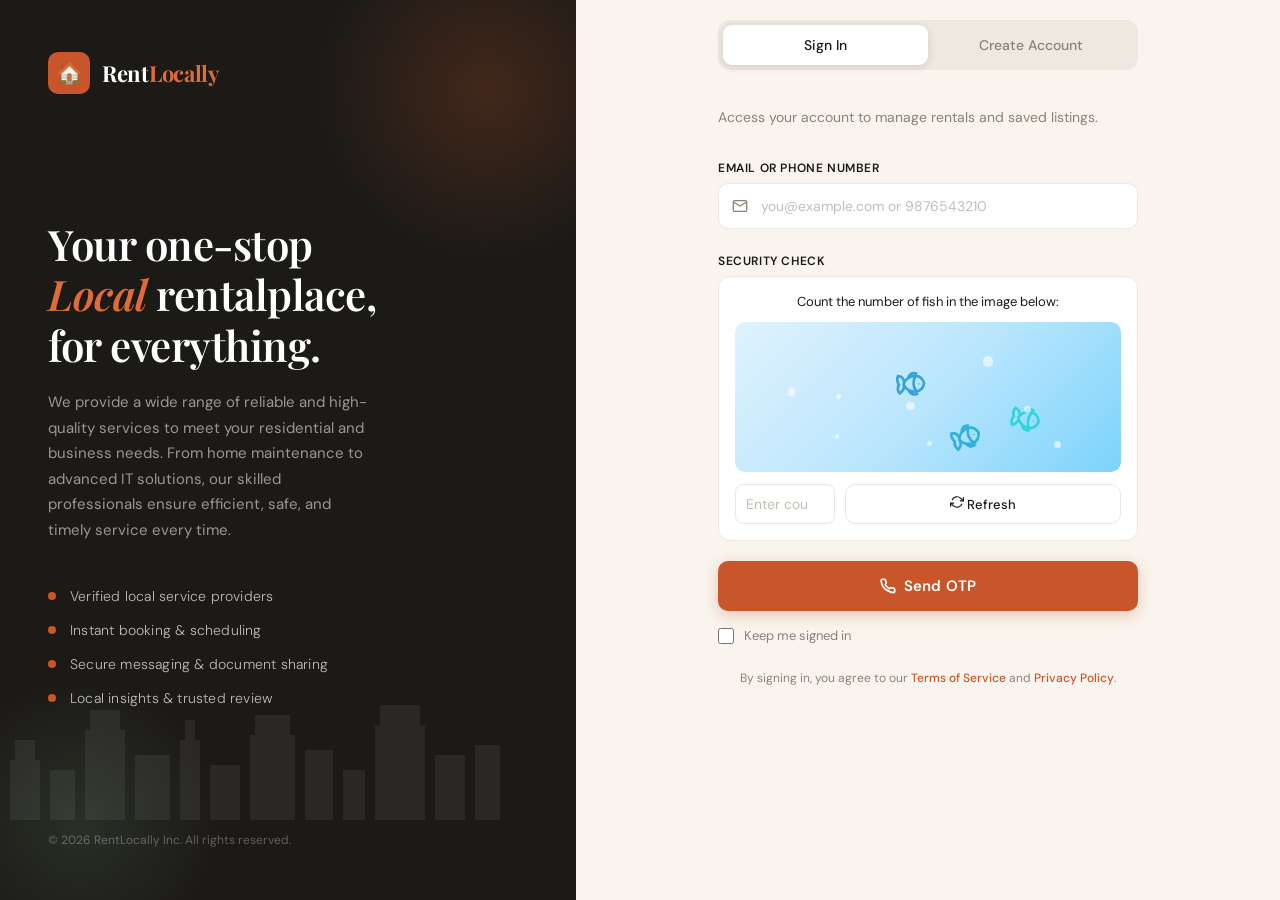
<file: Navya/index (1).html>
<!DOCTYPE html>
<html lang="en">
<head>
<meta charset="UTF-8">
<meta name="viewport" content="width=device-width, initial-scale=1.0">
<title>RentLocally — Customer Portal</title>
<link href="https://fonts.googleapis.com/css2?family=Playfair+Display:wght@400;600;700&family=DM+Sans:wght@300;400;500;600&display=swap" rel="stylesheet">

  <link rel="stylesheet" href="styles.css">
</head>
<body>

<!-- LEFT PANEL -->
<div class="left-panel">
  <div class="brand">
    <div class="brand-icon">🏠</div>
    <div class="brand-name">Rent<span>Locally</span></div>
  </div>

  <div class="left-content">
    <h1 class="left-tagline">Your one-stop<br><em>Local</em> rentalplace,<br>for everything.</h1>
    <p class="left-sub">We provide a wide range of reliable and high-quality services to meet your residential and business needs. From home maintenance to advanced IT solutions, our skilled professionals ensure efficient, safe, and timely service every time.
    <div class="feature-list">
      <div class="feature-item">
        <div class="feature-dot"></div>
        <span class="feature-text">Verified local service providers</span>
      </div>
      <div class="feature-item">
        <div class="feature-dot"></div>
        <span class="feature-text">Instant booking & scheduling</span>
      </div>
      <div class="feature-item">
        <div class="feature-dot"></div>
        <span class="feature-text">Secure messaging & document sharing</span>
      </div>
      <div class="feature-item">
        <div class="feature-dot"></div>
        <span class="feature-text">Local insights & trusted review</span>
      </div>
    </div>
  </div>

  <!-- Decorative SVG skyline -->
  <svg class="skyline" viewBox="0 0 500 120" fill="none" xmlns="http://www.w3.org/2000/svg">
    <rect x="10" y="60" width="30" height="60" fill="white"/>
    <rect x="15" y="40" width="20" height="60" fill="white"/>
    <rect x="50" y="70" width="25" height="50" fill="white"/>
    <rect x="85" y="30" width="40" height="90" fill="white"/>
    <rect x="90" y="10" width="30" height="90" fill="white"/>
    <rect x="135" y="55" width="35" height="65" fill="white"/>
    <rect x="180" y="40" width="20" height="80" fill="white"/>
    <rect x="185" y="20" width="10" height="80" fill="white"/>
    <rect x="210" y="65" width="30" height="55" fill="white"/>
    <rect x="250" y="35" width="45" height="85" fill="white"/>
    <rect x="255" y="15" width="35" height="85" fill="white"/>
    <rect x="305" y="50" width="28" height="70" fill="white"/>
    <rect x="343" y="70" width="22" height="50" fill="white"/>
    <rect x="375" y="25" width="50" height="95" fill="white"/>
    <rect x="380" y="5" width="40" height="95" fill="white"/>
    <rect x="435" y="55" width="30" height="65" fill="white"/>
    <rect x="475" y="45" width="25" height="75" fill="white"/>
  </svg>

  <div class="left-footer">© 2026 RentLocally Inc. All rights reserved.</div>
</div>

<!-- RIGHT PANEL -->
<div class="right-panel">
  <div class="auth-card">

    <!-- TABS -->
    <div class="tab-bar">
      <button class="tab-btn active" onclick="switchTab('login')">Sign In</button>
      <button class="tab-btn" onclick="switchTab('register')">Create Account</button>
    </div>

    <!-- LOGIN FORM -->
    <div class="form-panel active" id="login-panel">
      <p class="form-subtitle">Access your account to manage rentals and saved listings.</p>

      <div class="field-group">
        <div class="field">
          <label>Email or Phone Number</label>
          <div class="input-wrap">
            <svg xmlns="http://www.w3.org/2000/svg" viewBox="0 0 24 24" fill="none" stroke="currentColor" stroke-width="2"><path d="M4 4h16c1.1 0 2 .9 2 2v12c0 1.1-.9 2-2 2H4c-1.1 0-2-.9-2-2V6c0-1.1.9-2 2-2z"/><polyline points="22,6 12,12 2,6"/></svg>
            <input type="text" id="login-email" placeholder="you@example.com or 9876543210" autocomplete="email" oninput="validateLoginInput()">
          </div>
          <p class="error-message" id="login-error" style="color:#f44336;font-size:12px;margin-top:6px;display:none;">Please enter a valid email or 10-digit phone number</p>
        </div>
      </div>

      <!-- Fish Counting CAPTCHA -->
      <div class="field" id="captcha-section" style="margin-bottom:20px;">
        <label>Security Check</label>
        <div style="background:var(--white); border:1.5px solid var(--light-gray); border-radius:12px; padding:16px; text-align:center;">
          <p style="font-size:13px; color:var(--ink); margin-bottom:12px;">Count the number of fish in the image below:</p>
          <div id="captcha-image" style="width:100%; height:150px; background:linear-gradient(135deg, #e0f2fe 0%, #bae6fd 50%, #7dd3fc 100%); border-radius:10px; display:flex; align-items:center; justify-content:center; flex-wrap:wrap; gap:8px; padding:10px; position:relative; overflow:hidden;">
          </div>
          <div style="display:flex; gap:10px; margin-top:12px; align-items:center; justify-content:center;">
            <input type="number" id="captcha-answer" placeholder="Enter count" min="0" max="20" style="width:100px; padding:10px; border:1.5px solid var(--light-gray); border-radius:8px; font-size:14px; text-align:center;">
            <button type="button" class="btn-secondary" style="padding:10px 16px; font-size:13px;" onclick="generateCaptcha()">
              <svg xmlns="http://www.w3.org/2000/svg" width="14" height="14" viewBox="0 0 24 24" fill="none" stroke="currentColor" stroke-width="2"><path d="M23 4v6h-6"/><path d="M1 20v-6h6"/><path d="M3.51 9a9 9 0 0 1 14.85-3.36L23 10M1 14l4.64 4.36A9 9 0 0 0 20.49 15"/></svg>
              Refresh
            </button>
          </div>
          <p id="captcha-error" style="color:#f44336; font-size:12px; margin-top:8px; display:none;">Incorrect count. Please try again.</p>
          <p id="captcha-success" style="color:var(--sage); font-size:12px; margin-top:8px; display:none;">✓ Verified!</p>
        </div>
      </div>

      <button class="btn-primary" id="send-otp-btn" onclick="if(validateCaptcha()) sendLoginOTP()" style="margin-bottom:16px;">
        <svg xmlns="http://www.w3.org/2000/svg" width="16" height="16" viewBox="0 0 24 24" fill="none" stroke="currentColor" stroke-width="2.5"><path d="M22 16.92v3a2 2 0 0 1-2.18 2 19.79 19.79 0 0 1-8.63-3.07A19.5 19.5 0 0 1 4.69 13 19.79 19.79 0 0 1 1.61 4.44 2 2 0 0 1 3.58 2h3a2 2 0 0 1 2 1.72c.127.96.361 1.903.7 2.81a2 2 0 0 1-.45 2.11L7.91 9.91a16 16 0 0 0 6.08 6.08l.92-.92a2 2 0 0 1 2.11-.45c.907.339 1.85.573 2.81.7A2 2 0 0 1 22 16.92z"/></svg>
        Send OTP
      </button>

      <div id="otp-section" style="display:none; margin-bottom:24px;">
        <div style="text-align:center; margin-bottom:16px;">
          <p style="font-size:14px; color:var(--ink); margin-bottom:8px;">Enter the 6-digit OTP sent to</p>
          <p id="otp-sent-to" style="font-size:14px; color:var(--rust); font-weight:600;"></p>
        </div>

        <div style="display:flex; gap:10px; justify-content:center; margin-bottom:16px;">
          <input type="tel" class="otp-input" maxlength="1" id="otp1" inputmode="numeric" pattern="[0-9]*" autocomplete="one-time-code" oninput="handleOTPInput(this, 1)" onkeydown="handleOTPKeydown(event, 1)" onbeforeinput="handleOTPBeforeInput(event)" style="width:50px; height:60px; text-align:center; font-size:24px; font-weight:600; border:2px solid var(--light-gray); border-radius:10px; outline:none; background:var(--white); color:var(--ink); caret-color:var(--rust);">
          <input type="tel" class="otp-input" maxlength="1" id="otp2" inputmode="numeric" pattern="[0-9]*" autocomplete="one-time-code" oninput="handleOTPInput(this, 2)" onkeydown="handleOTPKeydown(event, 2)" onbeforeinput="handleOTPBeforeInput(event)" style="width:50px; height:60px; text-align:center; font-size:24px; font-weight:600; border:2px solid var(--light-gray); border-radius:10px; outline:none; background:var(--white); color:var(--ink); caret-color:var(--rust);">
          <input type="tel" class="otp-input" maxlength="1" id="otp3" inputmode="numeric" pattern="[0-9]*" autocomplete="one-time-code" oninput="handleOTPInput(this, 3)" onkeydown="handleOTPKeydown(event, 3)" onbeforeinput="handleOTPBeforeInput(event)" style="width:50px; height:60px; text-align:center; font-size:24px; font-weight:600; border:2px solid var(--light-gray); border-radius:10px; outline:none; background:var(--white); color:var(--ink); caret-color:var(--rust);">
          <input type="tel" class="otp-input" maxlength="1" id="otp4" inputmode="numeric" pattern="[0-9]*" autocomplete="one-time-code" oninput="handleOTPInput(this, 4)" onkeydown="handleOTPKeydown(event, 4)" onbeforeinput="handleOTPBeforeInput(event)" style="width:50px; height:60px; text-align:center; font-size:24px; font-weight:600; border:2px solid var(--light-gray); border-radius:10px; outline:none; background:var(--white); color:var(--ink); caret-color:var(--rust);">
          <input type="tel" class="otp-input" maxlength="1" id="otp5" inputmode="numeric" pattern="[0-9]*" autocomplete="one-time-code" oninput="handleOTPInput(this, 5)" onkeydown="handleOTPKeydown(event, 5)" onbeforeinput="handleOTPBeforeInput(event)" style="width:50px; height:60px; text-align:center; font-size:24px; font-weight:600; border:2px solid var(--light-gray); border-radius:10px; outline:none; background:var(--white); color:var(--ink); caret-color:var(--rust);">
          <input type="tel" class="otp-input" maxlength="1" id="otp6" inputmode="numeric" pattern="[0-9]*" autocomplete="one-time-code" oninput="handleOTPInput(this, 6)" onkeydown="handleOTPKeydown(event, 6)" onbeforeinput="handleOTPBeforeInput(event)" style="width:50px; height:60px; text-align:center; font-size:24px; font-weight:600; border:2px solid var(--light-gray); border-radius:10px; outline:none; background:var(--white); color:var(--ink); caret-color:var(--rust);">
        </div>

        <p id="otp-error" style="color:#f44336; font-size:12px; text-align:center; margin-bottom:12px; display:none;">Invalid OTP. Please try again.</p>

        <div style="text-align:center; margin-bottom:16px;">
          <p id="otp-timer" style="font-size:13px; color:var(--warm-gray);"></p>
        </div>

        <button class="btn-primary" onclick="verifyLoginOTP()">
          <svg xmlns="http://www.w3.org/2000/svg" width="16" height="16" viewBox="0 0 24 24" fill="none" stroke="currentColor" stroke-width="2.5"><path d="M22 11.08V12a10 10 0 1 1-5.93-9.14"/><polyline points="22 4 12 14.01 9 11.01"/></svg>
          Verify OTP
        </button>

        <div style="text-align:center; margin-top:12px;">
          <a href="#" onclick="resendLoginOTP(); return false;" style="color:var(--rust); font-size:13px; text-decoration:none; font-weight:500;">Resend OTP</a>
        </div>
      </div>

      <div class="check-row" style="margin-bottom:24px; margin-top:14px;">
        <input type="checkbox" id="remember">
        <label for="remember">Keep me signed in</label>
      </div>

      <p class="terms-text">
        By signing in, you agree to our <a href="#">Terms of Service</a> and <a href="#">Privacy Policy</a>.
      </p>
    </div>

    <!-- REGISTER FORM — multi-step -->
    <div class="form-panel" id="register-panel">

      <!-- STEP 1: Account Details -->
      <div id="reg-step-1">
        <h2 class="form-title">Create account</h2>
        <p class="form-subtitle">Step 1 of 3 — Your basic details.</p>

        <!-- Stepper -->
        <div class="stepper">
          <div class="step active" id="s1"><div class="step-circle">1</div><div class="step-label">Account</div></div>
          <div class="step" id="s2"><div class="step-circle">2</div><div class="step-label">Documents</div></div>
          <div class="step" id="s3"><div class="step-circle">3</div><div class="step-label">Review</div></div>
        </div>

        <div class="field-group">
<div class="field">
  <label>Profile Photo</label>
  <div class="doc-upload-card" id="card-profile">
    <input type="file" id="profile-input" accept="image/jpeg,image/png,image/jpg" onchange="markUploaded('card-profile','status-profile',this); previewProfilePhoto(this);">
    <div class="doc-icon">👤</div>
    <div class="doc-info">
      <div class="doc-name">Profile Photo</div>
      <div class="doc-hint">Recent photo · Max 2MB · JPG/PNG</div>
    </div>
    <div class="doc-status" id="status-profile">
      <svg width="14" height="14" viewBox="0 0 24 24" fill="none" stroke="currentColor" stroke-width="2">
        <path d="M21 15v4a2 2 0 0 1-2 2H5a2 2 0 0 1-2-2v-4"/>
        <polyline points="17 8 12 3 7 8"/>
        <line x1="12" y1="3" x2="12" y2="15"/>
      </svg>
      Upload
    </div>
    <div id="profile-preview" class="profile-preview" style="position:absolute;top:8px;right:8px;width:48px;height:48px;border-radius:50%;background:var(--light-gray);overflow:hidden;display:none;border:2px solid var(--white);box-shadow:0 2px 8px var(--shadow);">
    </div>
  </div>
</div>
          <div class="field-row">
            <div class="field">
              <label>First Name</label>
              <div class="input-wrap">
                <svg xmlns="http://www.w3.org/2000/svg" viewBox="0 0 24 24" fill="none" stroke="currentColor" stroke-width="2"><path d="M20 21v-2a4 4 0 0 0-4-4H8a4 4 0 0 0-4 4v2"/><circle cx="12" cy="7" r="4"/></svg>
                <input type="text" id="r-fname" placeholder="Aarav" autocomplete="given-name">
              </div>
            </div>
            <div class="field">
              <label>Last Name</label>
              <div class="input-wrap">
                <svg xmlns="http://www.w3.org/2000/svg" viewBox="0 0 24 24" fill="none" stroke="currentColor" stroke-width="2"><path d="M20 21v-2a4 4 0 0 0-4-4H8a4 4 0 0 0-4 4v2"/><circle cx="12" cy="7" r="4"/></svg>
                <input type="text" id="r-lname" placeholder="Sharma" autocomplete="family-name">
              </div>
            </div>
          </div>
          <div class="field">
            <label>Email Address</label>
            <div class="input-wrap">
              <svg xmlns="http://www.w3.org/2000/svg" viewBox="0 0 24 24" fill="none" stroke="currentColor" stroke-width="2"><path d="M4 4h16c1.1 0 2 .9 2 2v12c0 1.1-.9 2-2 2H4c-1.1 0-2-.9-2-2V6c0-1.1.9-2 2-2z"/><polyline points="22,6 12,12 2,6"/></svg>
              <input type="email" id="r-email" placeholder="you@example.com" autocomplete="email" oninput="validateRegisterEmail()">
            </div>
            <p class="error-message" id="r-email-error" style="color:#f44336;font-size:12px;margin-top:6px;display:none;">Please enter a valid email address</p>
            <button type="button" class="btn-secondary" style="margin-top:8px; padding:10px 16px; font-size:13px;" onclick="sendEmailOTP()" id="send-email-otp-btn">
              <svg xmlns="http://www.w3.org/2000/svg" width="14" height="14" viewBox="0 0 24 24" fill="none" stroke="currentColor" stroke-width="2"><path d="M4 4h16c1.1 0 2 .9 2 2v12c0 1.1-.9 2-2 2H4c-1.1 0-2-.9-2-2V6c0-1.1.9-2 2-2z"/><polyline points="22,6 12,12 2,6"/></svg>
              Send Email OTP
            </button>
          </div>
          <div class="field">
            <label>Phone Number</label>
            <div class="input-wrap">
              <svg xmlns="http://www.w3.org/2000/svg" viewBox="0 0 24 24" fill="none" stroke="currentColor" stroke-width="2"><path d="M22 16.92v3a2 2 0 0 1-2.18 2 19.79 19.79 0 0 1-8.63-3.07A19.5 19.5 0 0 1 4.69 13 19.79 19.79 0 0 1 1.61 4.44 2 2 0 0 1 3.58 2h3a2 2 0 0 1 2 1.72c.127.96.361 1.903.7 2.81a2 2 0 0 1-.45 2.11L7.91 9.91a16 16 0 0 0 6.08 6.08l.92-.92a2 2 0 0 1 2.11-.45c.907.339 1.85.573 2.81.7A2 2 0 0 1 22 16.92z"/></svg>
              <input type="tel" id="r-phone" placeholder="+91 98765 43210" autocomplete="tel" oninput="validateRegisterPhone()">
            </div>
            <p class="error-message" id="r-phone-error" style="color:#f44336;font-size:12px;margin-top:6px;display:none;">Please enter a valid 10-digit phone number</p>
            <button type="button" class="btn-secondary" style="margin-top:8px; padding:10px 16px; font-size:13px;" onclick="sendPhoneOTP()" id="send-phone-otp-btn">
              <svg xmlns="http://www.w3.org/2000/svg" width="14" height="14" viewBox="0 0 24 24" fill="none" stroke="currentColor" stroke-width="2"><path d="M22 16.92v3a2 2 0 0 1-2.18 2 19.79 19.79 0 0 1-8.63-3.07A19.5 19.5 0 0 1 4.69 13 19.79 19.79 0 0 1 1.61 4.44 2 2 0 0 1 3.58 2h3a2 2 0 0 1 2 1.72c.127.96.361 1.903.7 2.81a2 2 0 0 1-.45 2.11L7.91 9.91a16 16 0 0 0 6.08 6.08l.92-.92a2 2 0 0 1 2.11-.45c.907.339 1.85.573 2.81.7A2 2 0 0 1 22 16.92z"/></svg>
              Send Phone OTP
            </button>
          </div>
          
          <!-- Email OTP Verification -->
          <div class="field" id="email-otp-section" style="display:none;">
            <label>Email Verification</label>
            <div style="display:flex; gap:8px; margin-bottom:10px; justify-content:space-between;">
              <input type="tel" class="otp-input" maxlength="1" id="email-otp1" inputmode="numeric" pattern="[0-9]*" autocomplete="one-time-code" oninput="handleEmailOTPInput(this, 1)" onkeydown="handleEmailOTPKeydown(event, 1)" onbeforeinput="handleOTPBeforeInput(event)" style="flex:1; min-width:0; height:50px; text-align:center; font-size:20px; font-weight:600; border:2px solid var(--light-gray); border-radius:10px; outline:none; background:var(--white); color:var(--ink); caret-color:var(--rust);">
              <input type="tel" class="otp-input" maxlength="1" id="email-otp2" inputmode="numeric" pattern="[0-9]*" autocomplete="one-time-code" oninput="handleEmailOTPInput(this, 2)" onkeydown="handleEmailOTPKeydown(event, 2)" onbeforeinput="handleOTPBeforeInput(event)" style="flex:1; min-width:0; height:50px; text-align:center; font-size:20px; font-weight:600; border:2px solid var(--light-gray); border-radius:10px; outline:none; background:var(--white); color:var(--ink); caret-color:var(--rust);">
              <input type="tel" class="otp-input" maxlength="1" id="email-otp3" inputmode="numeric" pattern="[0-9]*" autocomplete="one-time-code" oninput="handleEmailOTPInput(this, 3)" onkeydown="handleEmailOTPKeydown(event, 3)" onbeforeinput="handleOTPBeforeInput(event)" style="flex:1; min-width:0; height:50px; text-align:center; font-size:20px; font-weight:600; border:2px solid var(--light-gray); border-radius:10px; outline:none; background:var(--white); color:var(--ink); caret-color:var(--rust);">
              <input type="tel" class="otp-input" maxlength="1" id="email-otp4" inputmode="numeric" pattern="[0-9]*" autocomplete="one-time-code" oninput="handleEmailOTPInput(this, 4)" onkeydown="handleEmailOTPKeydown(event, 4)" onbeforeinput="handleOTPBeforeInput(event)" style="flex:1; min-width:0; height:50px; text-align:center; font-size:20px; font-weight:600; border:2px solid var(--light-gray); border-radius:10px; outline:none; background:var(--white); color:var(--ink); caret-color:var(--rust);">
              <input type="tel" class="otp-input" maxlength="1" id="email-otp5" inputmode="numeric" pattern="[0-9]*" autocomplete="one-time-code" oninput="handleEmailOTPInput(this, 5)" onkeydown="handleEmailOTPKeydown(event, 5)" onbeforeinput="handleOTPBeforeInput(event)" style="flex:1; min-width:0; height:50px; text-align:center; font-size:20px; font-weight:600; border:2px solid var(--light-gray); border-radius:10px; outline:none; background:var(--white); color:var(--ink); caret-color:var(--rust);">
              <input type="tel" class="otp-input" maxlength="1" id="email-otp6" inputmode="numeric" pattern="[0-9]*" autocomplete="one-time-code" oninput="handleEmailOTPInput(this, 6)" onkeydown="handleEmailOTPKeydown(event, 6)" onbeforeinput="handleOTPBeforeInput(event)" style="flex:1; min-width:0; height:50px; text-align:center; font-size:20px; font-weight:600; border:2px solid var(--light-gray); border-radius:10px; outline:none; background:var(--white); color:var(--ink); caret-color:var(--rust);">
            </div>
            <p id="email-otp-error" style="color:#f44336; font-size:12px; margin-bottom:8px; display:none;">Invalid OTP. Please try again.</p>
            <p id="email-otp-timer" style="font-size:12px; color:var(--warm-gray); margin-bottom:8px;"></p>
            <div style="display:flex; gap:10px;">
              <button type="button" class="btn-secondary" style="flex:1; padding:10px;" onclick="verifyEmailOTP()">Verify Email OTP</button>
              <a href="#" onclick="resendEmailOTP(); return false;" style="color:var(--rust); font-size:12px; text-decoration:none; font-weight:500; padding:10px;">Resend</a>
            </div>
          </div>
          
          <!-- Phone OTP Verification -->
          <div class="field" id="phone-otp-section" style="display:none;">
            <label>Phone Verification</label>
            <div style="display:flex; gap:8px; margin-bottom:10px; justify-content:space-between;">
              <input type="tel" class="otp-input" maxlength="1" id="phone-otp1" inputmode="numeric" pattern="[0-9]*" autocomplete="one-time-code" oninput="handlePhoneOTPInput(this, 1)" onkeydown="handlePhoneOTPKeydown(event, 1)" onbeforeinput="handleOTPBeforeInput(event)" style="flex:1; min-width:0; height:50px; text-align:center; font-size:20px; font-weight:600; border:2px solid var(--light-gray); border-radius:10px; outline:none; background:var(--white); color:var(--ink); caret-color:var(--rust);">
              <input type="tel" class="otp-input" maxlength="1" id="phone-otp2" inputmode="numeric" pattern="[0-9]*" autocomplete="one-time-code" oninput="handlePhoneOTPInput(this, 2)" onkeydown="handlePhoneOTPKeydown(event, 2)" onbeforeinput="handleOTPBeforeInput(event)" style="flex:1; min-width:0; height:50px; text-align:center; font-size:20px; font-weight:600; border:2px solid var(--light-gray); border-radius:10px; outline:none; background:var(--white); color:var(--ink); caret-color:var(--rust);">
              <input type="tel" class="otp-input" maxlength="1" id="phone-otp3" inputmode="numeric" pattern="[0-9]*" autocomplete="one-time-code" oninput="handlePhoneOTPInput(this, 3)" onkeydown="handlePhoneOTPKeydown(event, 3)" onbeforeinput="handleOTPBeforeInput(event)" style="flex:1; min-width:0; height:50px; text-align:center; font-size:20px; font-weight:600; border:2px solid var(--light-gray); border-radius:10px; outline:none; background:var(--white); color:var(--ink); caret-color:var(--rust);">
              <input type="tel" class="otp-input" maxlength="1" id="phone-otp4" inputmode="numeric" pattern="[0-9]*" autocomplete="one-time-code" oninput="handlePhoneOTPInput(this, 4)" onkeydown="handlePhoneOTPKeydown(event, 4)" onbeforeinput="handleOTPBeforeInput(event)" style="flex:1; min-width:0; height:50px; text-align:center; font-size:20px; font-weight:600; border:2px solid var(--light-gray); border-radius:10px; outline:none; background:var(--white); color:var(--ink); caret-color:var(--rust);">
              <input type="tel" class="otp-input" maxlength="1" id="phone-otp5" inputmode="numeric" pattern="[0-9]*" autocomplete="one-time-code" oninput="handlePhoneOTPInput(this, 5)" onkeydown="handlePhoneOTPKeydown(event, 5)" onbeforeinput="handleOTPBeforeInput(event)" style="flex:1; min-width:0; height:50px; text-align:center; font-size:20px; font-weight:600; border:2px solid var(--light-gray); border-radius:10px; outline:none; background:var(--white); color:var(--ink); caret-color:var(--rust);">
              <input type="tel" class="otp-input" maxlength="1" id="phone-otp6" inputmode="numeric" pattern="[0-9]*" autocomplete="one-time-code" oninput="handlePhoneOTPInput(this, 6)" onkeydown="handlePhoneOTPKeydown(event, 6)" onbeforeinput="handleOTPBeforeInput(event)" style="flex:1; min-width:0; height:50px; text-align:center; font-size:20px; font-weight:600; border:2px solid var(--light-gray); border-radius:10px; outline:none; background:var(--white); color:var(--ink); caret-color:var(--rust);">
            </div>
            <p id="phone-otp-error" style="color:#f44336; font-size:12px; margin-bottom:8px; display:none;">Invalid OTP. Please try again.</p>
            <p id="phone-otp-timer" style="font-size:12px; color:var(--warm-gray); margin-bottom:8px;"></p>
            <div style="display:flex; gap:10px;">
              <button type="button" class="btn-secondary" style="flex:1; padding:10px;" onclick="verifyPhoneOTP()">Verify Phone OTP</button>
              <a href="#" onclick="resendPhoneOTP(); return false;" style="color:var(--rust); font-size:12px; text-decoration:none; font-weight:500; padding:10px;">Resend</a>
            </div>
          </div>
          
          <!-- Live GPS Location -->
          <div class="field" id="live-gps-section">
            <label style="font-size:12px;">📍 Live Location <span id="gps-status" style="font-size:11px;color:var(--warm-gray);">Detecting...</span></label>
            <div style="background:var(--white);border:1.5px solid var(--light-gray);border-radius:12px;padding:16px;position:relative;">
              <div id="gps-loading" style="display:flex;align-items:center;gap:8px;color:var(--sage);font-size:13px;">
                <div style="width:16px;height:16px;border:2px solid var(--light-gray);border-top:2px solid var(--sage);border-radius:50%;animation:spin 1s linear infinite;"></div>
                Getting your current location...
              </div>
              <div id="gps-display" style="display:none;">
                <div style="font-size:14px;font-weight:600;color:var(--ink);margin-bottom:6px;" id="gps-address"></div>
                <div style="font-size:12px;color:var(--warm-gray);font-family:monospace;letter-spacing:0.3px;" id="gps-coords"></div>
                <div id="gps-updated" style="font-size:11px;color:var(--sage);margin-top:8px;">Updated just now</div>
              </div>
              <div id="gps-error" style="display:none;color:#f44336;font-size:12px;padding:8px 0;"></div>
            </div>
          </div>
          
          <div class="field">
            <label>Permanent Address</label>
            <div class="field-row" style="margin-bottom:10px;">
              <div class="field">
                <label style="font-size:11px; text-transform:none; letter-spacing:0;">House/Flat No.</label>
                <div class="input-wrap">
                  <input type="text" id="r-perm-house" placeholder="123, ABC Apartments">
                </div>
              </div>
              <div class="field">
                <label style="font-size:11px; text-transform:none; letter-spacing:0;">Area/Locality</label>
                <div class="input-wrap">
                  <input type="text" id="r-perm-area" placeholder="Koramangala">
                </div>
              </div>
            </div>
            <div class="field-row" style="margin-bottom:10px;">
              <div class="field">
                <label style="font-size:11px; text-transform:none; letter-spacing:0;">City</label>
                <div class="input-wrap">
                  <input type="text" id="r-perm-city" placeholder="Bengaluru">
                </div>
              </div>
              <div class="field">
                <label style="font-size:11px; text-transform:none; letter-spacing:0;">District</label>
                <div class="input-wrap">
                  <input type="text" id="r-perm-district" placeholder="Bengaluru Urban">
                </div>
              </div>
            </div>
            <div class="field-row">
              <div class="field">
                <label style="font-size:11px; text-transform:none; letter-spacing:0;">State</label>
                <div class="input-wrap">
                  <input type="text" id="r-perm-state" placeholder="Karnataka">
                </div>
              </div>
              <div class="field">
                <label style="font-size:11px; text-transform:none; letter-spacing:0;">Pincode</label>
                <div class="input-wrap">
                  <input type="text" id="r-perm-pincode" placeholder="560034" maxlength="6">
                </div>
              </div>
            </div>
            </div>
            
            <!-- Country Selection -->
            <div class="field">
              <label>Country</label>
              <div class="input-wrap">
                <svg xmlns="http://www.w3.org/2000/svg" viewBox="0 0 24 24" fill="none" stroke="currentColor" stroke-width="2">
                  <path d="M3 21v-8m0 0V7a2 2 0 0 1 2-2h14a2 2 0 0 1 2 2v6m-11 3v4m0 0h6m-6 0h6"/>
                </svg>
                <select id="r-country" onchange="toggleCountryPassport();">

                  <option value="India">India 🇮🇳</option>
                  <option value="USA">United States 🇺🇸</option>
                  <option value="United Kingdom">United Kingdom 🇬🇧</option>
                  <option value="Canada">Canada 🇨🇦</option>
                  <option value="Australia">Australia 🇦🇺</option>
                  <option value="UAE">UAE 🇦🇪</option>
                  <option value="Singapore">Singapore 🇸🇬</option>
                  <option value="Germany">Germany 🇩🇪</option>
                  <option value="France">France 🇫🇷</option>
                  <option value="Netherlands">Netherlands 🇳🇱</option>
                  <optgroup label="Others">
                    <option value="Other">Other Countries</option>
                  </optgroup>
                </select>
              </div>
            </div>
            
            <div class="field">
              <label>Temporary Address</label>
            <div class="field-row" style="margin-bottom:10px;">
              <div class="field">
                <label style="font-size:11px; text-transform:none; letter-spacing:0;">House/Flat No.</label>
                <div class="input-wrap">
                  <input type="text" id="r-temp-house" placeholder="456, XYZ Residency">
                </div>
              </div>
              <div class="field">
                <label style="font-size:11px; text-transform:none; letter-spacing:0;">Area/Locality</label>
                <div class="input-wrap">
                  <input type="text" id="r-temp-area" placeholder="Indiranagar">
                </div>
              </div>
            </div>
            <div class="field-row" style="margin-bottom:10px;">
              <div class="field">
                <label style="font-size:11px; text-transform:none; letter-spacing:0;">City</label>
                <div class="input-wrap">
                  <input type="text" id="r-temp-city" placeholder="Bengaluru">
                </div>
              </div>
              <div class="field">
                <label style="font-size:11px; text-transform:none; letter-spacing:0;">District</label>
                <div class="input-wrap">
                  <input type="text" id="r-temp-district" placeholder="Bengaluru Urban">
                </div>
              </div>
            </div>
            <div class="field-row">
              <div class="field">
                <label style="font-size:11px; text-transform:none; letter-spacing:0;">State</label>
                <div class="input-wrap">
                  <input type="text" id="r-temp-state" placeholder="Karnataka">
                </div>
              </div>
              <div class="field">
                <label style="font-size:11px; text-transform:none; letter-spacing:0;">Pincode</label>
                <div class="input-wrap">
                  <input type="text" id="r-temp-pincode" placeholder="560038" maxlength="6">
                </div>
              </div>
            </div>
          </div>
        </div>

        <button class="btn-primary" onclick="if(validateStep1()) goStep(2)" style="margin-top:8px;">
          Continue to Documents
          <svg xmlns="http://www.w3.org/2000/svg" width="16" height="16" viewBox="0 0 24 24" fill="none" stroke="currentColor" stroke-width="2.5"><line x1="5" y1="12" x2="19" y2="12"/><polyline points="12 5 19 12 12 19"/></svg>
        </button>
      </div>

      <!-- STEP 2: Document Upload -->
      <div id="reg-step-2" style="display:none;">
        <h2 class="form-title">Secure your rental</h2>
        <p class="form-subtitle">Upload key documents to build trust with landlords. You can skip optional ones later.</p>

        <div class="stepper">
          <div class="step done"><div class="step-circle">✓</div><div class="step-label">Account</div></div>
          <div class="step active"><div class="step-circle">2</div><div class="step-label">Documents</div></div>
          <div class="step"><div class="step-circle">3</div><div class="step-label">Done</div></div>
        </div>

        <!-- Scrollable doc area -->
<div style="max-height:65vh;overflow-y:auto;padding-right:12px;scrollbar-width:thin;scrollbar-color:var(--warm-gray) transparent;scroll-behavior:smooth;">

          <!-- Identity -->
          <div class="doc-section-title">Identity Proof <span class="doc-required-badge">Required</span></div>
          <div class="doc-grid">
            <div class="doc-upload-card" id="card-aadhaar">
              <input type="file" accept=".pdf,.jpg,.jpeg,.png" onchange="markUploaded('card-aadhaar','status-aadhaar',this)">
              <div class="doc-icon">🪪</div>
              <div class="doc-info"><div class="doc-name">Aadhaar Card</div><div class="doc-hint">Front & back · PDF or image · Max 5MB</div></div>
              <div class="doc-status" id="status-aadhaar"><svg width="14" height="14" viewBox="0 0 24 24" fill="none" stroke="currentColor" stroke-width="2"><path d="M21 15v4a2 2 0 0 1-2 2H5a2 2 0 0 1-2-2v-4"/><polyline points="17 8 12 3 7 8"/><line x1="12" y1="3" x2="12" y2="15"/></svg> Upload</div>
            </div>
            <div class="doc-upload-card" id="card-pan">
              <input type="file" accept=".pdf,.jpg,.jpeg,.png" onchange="markUploaded('card-pan','status-pan',this)">
              <div class="doc-icon">💳</div>
              <div class="doc-info"><div class="doc-name">PAN Card</div><div class="doc-hint">Clear scan · PDF or image · Max 5MB</div></div>
              <div class="doc-status" id="status-pan"><svg width="14" height="14" viewBox="0 0 24 24" fill="none" stroke="currentColor" stroke-width="2"><path d="M21 15v4a2 2 0 0 1-2 2H5a2 2 0 0 1-2-2v-4"/><polyline points="17 8 12 3 7 8"/><line x1="12" y1="3" x2="12" y2="15"/></svg> Upload</div>
            </div>
            <div id="passport-container" style="display: none;">
              <div class="doc-upload-card" id="card-passport">
                <input type="file" accept=".pdf,.jpg,.jpeg,.png" onchange="markUploaded('card-passport','status-passport',this); checkPassportRequired()">
                <div class="doc-icon">📘</div>
                <div class="doc-info">
                  <div class="doc-name">Passport / NRI ID <span id="passport-badge" class="doc-required-badge" style="display: inline-block; margin-left: 6px;">Required</span></div>
                  <div class="doc-hint">Required for non-Indian citizens & NRIs · First & last page</div>
                </div>
                <div class="doc-status" id="status-passport"><svg width="14" height="14" viewBox="0 0 24 24" fill="none" stroke="currentColor" stroke-width="2"><path d="M21 15v4a2 2 0 0 1-2 2H5a2 2 0 0 1-2-2v-4"/><polyline points="17 8 12 3 7 8"/><line x1="12" y1="3" x2="12" y2="15"/></svg> Upload</div>
              </div>
            </div>
          </div>

          <!-- Address -->
          <div class="doc-section-title">Address Proof <span class="doc-required-badge">Required · Any 1</span></div>
          <div class="doc-grid">
            <div class="doc-upload-card" id="card-utility">
              <input type="file" accept=".pdf,.jpg,.jpeg,.png" onchange="markUploaded('card-utility','status-utility',this)">
              <div class="doc-icon">🧾</div>
              <div class="doc-info"><div class="doc-name">Utility Bill</div><div class="doc-hint">Electricity / Gas / Water — last 3 months</div></div>
              <div class="doc-status" id="status-utility"><svg width="14" height="14" viewBox="0 0 24 24" fill="none" stroke="currentColor" stroke-width="2"><path d="M21 15v4a2 2 0 0 1-2 2H5a2 2 0 0 1-2-2v-4"/><polyline points="17 8 12 3 7 8"/><line x1="12" y1="3" x2="12" y2="15"/></svg> Upload</div>
            </div>
            <div class="doc-upload-card" id="card-voterид">
              <input type="file" accept=".pdf,.jpg,.jpeg,.png" onchange="markUploaded('card-voterid','status-voterid',this)">
              <div class="doc-icon">🗳️</div>
              <div class="doc-info"><div class="doc-name">Voter ID</div><div class="doc-hint">Front & back · Government issued</div></div>
              <div class="doc-status" id="status-voterid"><svg width="14" height="14" viewBox="0 0 24 24" fill="none" stroke="currentColor" stroke-width="2"><path d="M21 15v4a2 2 0 0 1-2 2H5a2 2 0 0 1-2-2v-4"/><polyline points="17 8 12 3 7 8"/><line x1="12" y1="3" x2="12" y2="15"/></svg> Upload</div>
            </div>
          </div>

           <!-- Employment -->
           <div class="doc-section-title">Employment</div>
          <div class="doc-grid">
            <div class="doc-upload-card" id="card-empid">
              <input type="file" accept=".pdf,.jpg,.jpeg,.png" onchange="markUploaded('card-empid','status-empid',this)">
              <div class="doc-icon">🏢</div>
              <div class="doc-info"><div class="doc-name">Employee ID / Offer Letter</div><div class="doc-hint">Confirms current employer & stability</div></div>
              <div class="doc-status" id="status-empid"><svg width="14" height="14" viewBox="0 0 24 24" fill="none" stroke="currentColor" stroke-width="2"><path d="M21 15v4a2 2 0 0 1-2 2H5a2 2 0 0 1-2-2v-4"/><polyline points="17 8 12 3 7 8"/><line x1="12" y1="3" x2="12" y2="15"/></svg> Upload</div>
            </div>
          </div>

          <!-- Financial -->
          <div class="doc-section-title">Financial Proof <span class="doc-required-badge">Required · Any 1</span></div>
          <div class="doc-grid">
            <div class="doc-upload-card" id="card-salary">
              <input type="file" accept=".pdf,.jpg,.jpeg,.png" onchange="markUploaded('card-salary','status-salary',this)">
              <div class="doc-icon">💼</div>
              <div class="doc-info"><div class="doc-name">Salary Slips</div><div class="doc-hint">Last 3 months · PDF preferred</div></div>
              <div class="doc-status" id="status-salary"><svg width="14" height="14" viewBox="0 0 24 24" fill="none" stroke="currentColor" stroke-width="2"><path d="M21 15v4a2 2 0 0 1-2 2H5a2 2 0 0 1-2-2v-4"/><polyline points="17 8 12 3 7 8"/><line x1="12" y1="3" x2="12" y2="15"/></svg> Upload</div>
            </div>
            <div class="doc-upload-card" id="card-bank">
              <input type="file" accept=".pdf,.jpg,.jpeg,.png" onchange="markUploaded('card-bank','status-bank',this)">
              <div class="doc-icon">🏦</div>
              <div class="doc-info"><div class="doc-name">Bank Statement</div><div class="doc-hint">Last 6 months · Shows financial stability</div></div>
              <div class="doc-status" id="status-bank"><svg width="14" height="14" viewBox="0 0 24 24" fill="none" stroke="currentColor" stroke-width="2"><path d="M21 15v4a2 2 0 0 1-2 2H5a2 2 0 0 1-2-2v-4"/><polyline points="17 8 12 3 7 8"/><line x1="12" y1="3" x2="12" y2="15"/></svg> Upload</div>
            </div>
            <div class="doc-upload-card" id="card-itr">
              <input type="file" accept=".pdf,.jpg,.jpeg,.png" onchange="markUploaded('card-itr','status-itr',this)">
              <div class="doc-icon">📄</div>
              <div class="doc-info"><div class="doc-name">ITR / Form 16</div><div class="doc-hint">Latest filing · For self-employed tenants</div></div>
              <div class="doc-status" id="status-itr"><svg width="14" height="14" viewBox="0 0 24 24" fill="none" stroke="currentColor" stroke-width="2"><path d="M21 15v4a2 2 0 0 1-2 2H5a2 2 0 0 1-2-2v-4"/><polyline points="17 8 12 3 7 8"/><line x1="12" y1="3" x2="12" y2="15"/></svg> Upload</div>
            </div>
          </div>

           <!-- Legal & References -->
          <div class="doc-section-title">Legal & References <span class="doc-optional-badge">Optional</span></div>
          <div class="doc-grid">
            <div class="doc-upload-card" id="card-police">
              <input type="file" accept=".pdf,.jpg,.jpeg,.png" onchange="markUploaded('card-police','status-police',this)">
              <div class="doc-icon">🚔</div>
              <div class="doc-info"><div class="doc-name">Police Verification Form</div><div class="doc-hint">Required by law in many states</div></div>
              <div class="doc-status" id="status-police"><svg width="14" height="14" viewBox="0 0 24 24" fill="none" stroke="currentColor" stroke-width="2"><path d="M21 15v4a2 2 0 0 1-2 2H5a2 2 0 0 1-2-2v-4"/><polyline points="17 8 12 3 7 8"/><line x1="12" y1="3" x2="12" y2="15"/></svg> Upload</div>
            </div>
            <div class="doc-upload-card" id="card-noc">
              <input type="file" accept=".pdf,.jpg,.jpeg,.png" onchange="markUploaded('card-noc','status-noc',this)">
              <div class="doc-icon">📃</div>
              <div class="doc-info"><div class="doc-name">Previous Landlord NOC</div><div class="doc-hint">Confirms good rental history</div></div>
              <div class="doc-status" id="status-noc"><svg width="14" height="14" viewBox="0 0 24 24" fill="none" stroke="currentColor" stroke-width="2"><path d="M21 15v4a2 2 0 0 1-2 2H5a2 2 0 0 1-2-2v-4"/><polyline points="17 8 12 3 7 8"/><line x1="12" y1="3" x2="12" y2="15"/></svg> Upload</div>
            </div>
            <div class="doc-upload-card" id="card-agreement">
              <input type="file" accept=".pdf,.jpg,.jpeg,.png" onchange="markUploaded('card-agreement','status-agreement',this)">
              <div class="doc-icon">📝</div>
              <div class="doc-info"><div class="doc-name">Signed Rent Agreement</div><div class="doc-hint">Previous tenancy · Notarised copy preferred</div></div>
              <div class="doc-status" id="status-agreement"><svg width="14" height="14" viewBox="0 0 24 24" fill="none" stroke="currentColor" stroke-width="2"><path d="M21 15v4a2 2 0 0 1-2 2H5a2 2 0 0 1-2-2v-4"/><polyline points="17 8 12 3 7 8"/><line x1="12" y1="3" x2="12" y2="15"/></svg> Upload</div>
            </div>
          </div>

        </div><!-- end scrollable -->

        </div><!-- end scrollable -->

        <div class="doc-notice" style="margin-top:14px;">
          🔒 <strong>Your documents are safe.</strong> AES-256 encrypted. Shared with landlords only after your approval. Compliant with India's DPDP Act 2023.
        </div>

        <div class="step-nav" style="margin-top:16px;">
          <button class="btn-secondary" onclick="goStep(1)">← Back</button>
          <button class="btn-primary" style="flex:2;" onclick="if(validateStep2()) goStep(3);">
            Review & Submit
            <svg xmlns="http://www.w3.org/2000/svg" width="16" height="16" viewBox="0 0 24 24" fill="none" stroke="currentColor" stroke-width="2.5"><line x1="5" y1="12" x2="19" y2="12"/><polyline points="12 5 19 12 12 19"/></svg>
          </button>
        </div>
        <p style="text-align:center;margin-top:12px;"><a href="#" onclick="goStep(3);return false;" style="font-size:13px;color:var(--warm-gray);text-decoration:underline;">Skip for now — upload after signup</a></p>
      </div>

      <!-- STEP 3: Review & Confirm -->
      <div id="reg-step-3" style="display:none;">
        <h2 class="form-title">Almost there!</h2>
        <p class="form-subtitle">Step 3 of 3 — Review your submission.</p>

        <div class="stepper">
          <div class="step done"><div class="step-circle">✓</div><div class="step-label">Account</div></div>
          <div class="step done"><div class="step-circle">✓</div><div class="step-label">Documents</div></div>
          <div class="step active"><div class="step-circle">3</div><div class="step-label">Review</div></div>
        </div>

        <!-- Summary -->
        <div style="background:var(--white);border-radius:12px;border:1.5px solid var(--light-gray);padding:18px 20px;margin-bottom:20px;">
          <div style="font-size:12px;font-weight:700;letter-spacing:0.6px;text-transform:uppercase;color:var(--warm-gray);margin-bottom:14px;">Account Summary</div>
          <div style="font-size:14px;color:var(--ink);display:flex;flex-direction:column;gap:8px;">
            <div style="display:flex;justify-content:space-between;"><span style="color:var(--warm-gray);">Name</span><span id="review-name" style="font-weight:500;">—</span></div>
            <div style="display:flex;justify-content:space-between;"><span style="color:var(--warm-gray);">Email</span><span id="review-email" style="font-weight:500;">—</span></div>
            <div style="display:flex;justify-content:space-between;"><span style="color:var(--warm-gray);">Phone</span><span id="review-phone" style="font-weight:500;">—</span></div>
          </div>
        </div>

        <div style="background:var(--white);border-radius:12px;border:1.5px solid var(--light-gray);padding:18px 20px;margin-bottom:20px;">
          <div style="font-size:12px;font-weight:700;letter-spacing:0.6px;text-transform:uppercase;color:var(--warm-gray);margin-bottom:14px;">Documents Uploaded</div>
          <div id="review-docs" style="font-size:13px;color:var(--ink);display:flex;flex-direction:column;gap:7px;"></div>
        </div>

        <div class="check-row" style="margin-bottom:20px;">
          <input type="checkbox" id="agree-terms">
          <label for="agree-terms">I agree to the <a href="#" style="color:var(--rust);font-weight:500;">Terms</a>, <a href="#" style="color:var(--rust);font-weight:500;">Privacy Policy</a> &amp; document sharing consent</label>
        </div>

        <div class="step-nav">
          <button class="btn-secondary" onclick="goStep(2)">← Back</button>
          <button class="btn-primary" style="flex:2;" onclick="handleRegister()">
            <svg xmlns="http://www.w3.org/2000/svg" width="16" height="16" viewBox="0 0 24 24" fill="none" stroke="currentColor" stroke-width="2.5"><path d="M16 21v-2a4 4 0 0 0-4-4H5a4 4 0 0 0-4 4v2"/><circle cx="8.5" cy="7" r="4"/><line x1="20" y1="8" x2="20" y2="14"/><line x1="23" y1="11" x2="17" y2="11"/></svg>
            Create My Account
          </button>
        </div>
      </div>

    </div>

  </div>
</div>




  <script src="script.js"></script>
</body>
</html>
</file>
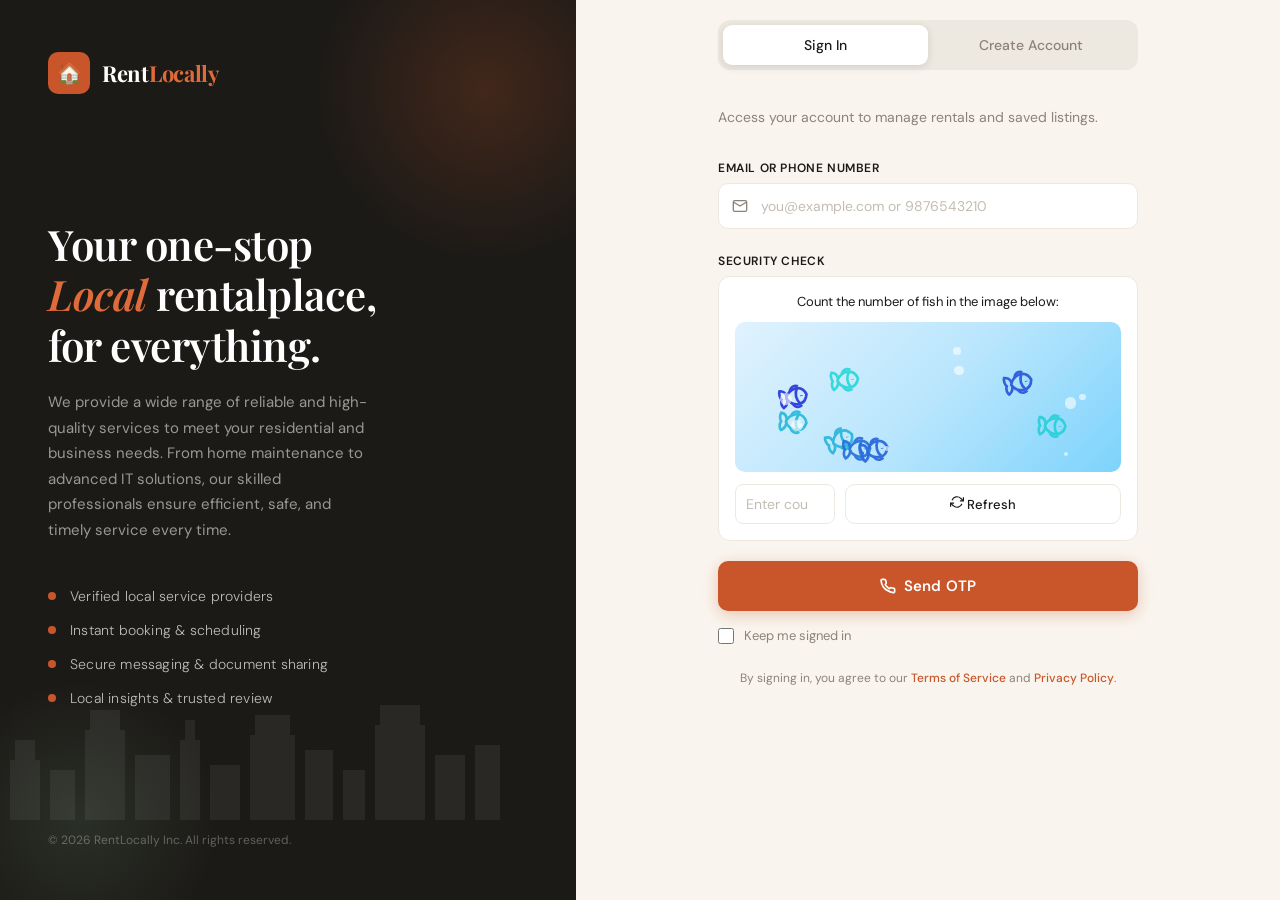
<file: Navya/rentlocally-auth (3).html>
<!DOCTYPE html>
<html lang="en">
<head>
<meta charset="UTF-8">
<meta name="viewport" content="width=device-width, initial-scale=1.0">
<title>RentLocally — Customer Portal</title>
<link href="https://fonts.googleapis.com/css2?family=Playfair+Display:wght@400;600;700&family=DM+Sans:wght@300;400;500;600&display=swap" rel="stylesheet">
<style>
  *, *::before, *::after { box-sizing: border-box; margin: 0; padding: 0; }

  :root {
    --cream: #F9F5EE;
    --ink: #1C1A17;
    --rust: #C8562A;
    --rust-light: #E06B3A;
    --sage: #6B8F71;
    --warm-gray: #8C8278;
    --light-gray: #EDE9E1;
    --white: #FFFFFF;
    --shadow: rgba(28,26,23,0.12);
  }

  body {
    font-family: 'DM Sans', sans-serif;
    background-color: var(--cream);
    min-height: 100vh;
    display: flex;
    overflow: hidden;
    scroll-behavior: smooth;
  }

  /* LEFT PANEL */
  .left-panel {
    width: 45%;
    background: var(--ink);
    position: relative;
    display: flex;
    flex-direction: column;
    padding: 52px 48px;
    overflow: hidden;
    flex-shrink: 0;
  }

  .left-panel::before {
    content: '';
    position: absolute;
    top: -80px; right: -80px;
    width: 340px; height: 340px;
    border-radius: 50%;
    background: radial-gradient(circle, rgba(200,86,42,0.22) 0%, transparent 70%);
  }

  .left-panel::after {
    content: '';
    position: absolute;
    bottom: -60px; left: -60px;
    width: 280px; height: 280px;
    border-radius: 50%;
    background: radial-gradient(circle, rgba(107,143,113,0.18) 0%, transparent 70%);
  }

  .brand {
    display: flex;
    align-items: center;
    gap: 12px;
    position: relative;
    z-index: 2;
  }

  .brand-icon {
    width: 42px; height: 42px;
    background: var(--rust);
    border-radius: 10px;
    display: flex; align-items: center; justify-content: center;
    font-size: 20px;
  }

  .brand-name {
    font-family: 'Playfair Display', serif;
    font-size: 22px;
    font-weight: 700;
    color: var(--white);
    letter-spacing: -0.3px;
  }

  .brand-name span { color: var(--rust-light); }

  .left-content {
    flex: 1;
    display: flex;
    flex-direction: column;
    justify-content: center;
    position: relative;
    z-index: 2;
  }

  .left-tagline {
    font-family: 'Playfair Display', serif;
    font-size: 42px;
    font-weight: 600;
    color: var(--white);
    line-height: 1.2;
    letter-spacing: -0.5px;
    margin-bottom: 20px;
  }

  .left-tagline em {
    color: var(--rust-light);
    font-style: italic;
  }

  .left-sub {
    font-size: 15px;
    color: rgba(255,255,255,0.55);
    line-height: 1.7;
    max-width: 320px;
    margin-bottom: 44px;
  }

  .feature-list {
    display: flex;
    flex-direction: column;
    gap: 16px;
  }

  .feature-item {
    display: flex;
    align-items: center;
    gap: 14px;
  }

  .feature-dot {
    width: 8px; height: 8px;
    border-radius: 50%;
    background: var(--rust);
    flex-shrink: 0;
  }

  .feature-text {
    font-size: 14px;
    color: rgba(255,255,255,0.7);
    font-weight: 300;
    letter-spacing: 0.2px;
  }

  .left-footer {
    position: relative;
    z-index: 2;
    font-size: 12px;
    color: rgba(255,255,255,0.3);
  }

  /* Decorative city skyline lines */
  .skyline {
    position: absolute;
    bottom: 80px;
    left: 0; right: 0;
    height: 120px;
    z-index: 1;
    opacity: 0.06;
  }

  /* RIGHT PANEL */
  .right-panel {
    flex: 1;
    display: flex;
    align-items: flex-start;
    justify-content: center;
    padding: 40px 60px;
    padding-top: 20px;
    overflow-y: auto;
    height: 100vh;
  }

  .auth-card {
    width: 100%;
    max-width: 420px;
  }

  /* TABS */
  .tab-bar {
    display: flex;
    background: var(--light-gray);
    border-radius: 12px;
    padding: 5px;
    margin-bottom: 36px;
  }

  .tab-btn {
    flex: 1;
    padding: 11px 0;
    border: none;
    background: transparent;
    border-radius: 9px;
    font-family: 'DM Sans', sans-serif;
    font-size: 14px;
    font-weight: 500;
    color: var(--warm-gray);
    cursor: pointer;
    transition: all 0.25s ease;
  }

  .tab-btn.active {
    background: var(--white);
    color: var(--ink);
    box-shadow: 0 2px 8px var(--shadow);
  }

  /* STEPPER */
  .stepper {
    display: flex;
    align-items: center;
    margin-bottom: 32px;
    gap: 0;
  }

  .step {
    display: flex;
    flex-direction: column;
    align-items: center;
    gap: 6px;
    flex: 1;
    position: relative;
  }

  .step:not(:last-child)::after {
    content: '';
    position: absolute;
    top: 16px;
    left: calc(50% + 16px);
    right: calc(-50% + 16px);
    height: 2px;
    background: var(--light-gray);
    transition: background 0.4s;
  }

  .step.done:not(:last-child)::after { background: var(--sage); }
  .step.active:not(:last-child)::after { background: var(--light-gray); }

  .step-circle {
    width: 32px; height: 32px;
    border-radius: 50%;
    background: var(--light-gray);
    color: var(--warm-gray);
    font-size: 13px;
    font-weight: 600;
    display: flex; align-items: center; justify-content: center;
    transition: all 0.3s;
    position: relative;
    z-index: 1;
  }

  .step.active .step-circle {
    background: var(--rust);
    color: var(--white);
    box-shadow: 0 0 0 4px rgba(200,86,42,0.15);
  }

  .step.done .step-circle {
    background: var(--sage);
    color: var(--white);
  }

  .step-label {
    font-size: 10px;
    font-weight: 600;
    letter-spacing: 0.5px;
    text-transform: uppercase;
    color: var(--warm-gray);
    white-space: nowrap;
  }

  .step.active .step-label { color: var(--rust); }
  .step.done .step-label { color: var(--sage); }

  /* DOC UPLOAD SECTION */
  .doc-section-title {
    font-size: 12px;
    font-weight: 700;
    letter-spacing: 0.8px;
    text-transform: uppercase;
    color: var(--ink);
    margin: 24px 0 12px;
    display: flex;
    align-items: center;
    gap: 8px;
  }

  .doc-section-title::after {
    content: '';
    flex: 1;
    height: 1px;
    background: var(--light-gray);
  }

  .doc-required-badge {
    font-size: 10px;
    background: rgba(200,86,42,0.1);
    color: var(--rust);
    padding: 2px 7px;
    border-radius: 20px;
    font-weight: 600;
    letter-spacing: 0.3px;
  }

  .doc-optional-badge {
    font-size: 10px;
    background: rgba(107,143,113,0.12);
    color: var(--sage);
    padding: 2px 7px;
    border-radius: 20px;
    font-weight: 600;
    letter-spacing: 0.3px;
  }

  .doc-grid {
    display: flex;
    flex-direction: column;
    gap: 10px;
    margin-bottom: 4px;
  }

  .doc-upload-card {
    border: 1.5px dashed var(--light-gray);
    border-radius: 12px;
    padding: 14px 16px;
    display: flex;
    align-items: center;
    gap: 14px;
    cursor: pointer;
    transition: border-color 0.2s, background 0.2s;
    position: relative;
    background: var(--white);
  }

  .doc-upload-card:hover { border-color: var(--rust); background: #fdf7f4; }
  .doc-upload-card.uploaded { border-color: var(--sage); border-style: solid; background: rgba(107,143,113,0.05); }

  .doc-upload-card input[type="file"] {
    position: absolute; inset: 0;
    opacity: 0; cursor: pointer; width: 100%; height: 100%;
  }

  .doc-icon {
    width: 38px; height: 38px;
    border-radius: 10px;
    display: flex; align-items: center; justify-content: center;
    font-size: 18px;
    background: var(--light-gray);
    flex-shrink: 0;
    transition: background 0.2s;
  }

  .doc-upload-card.uploaded .doc-icon { background: rgba(107,143,113,0.15); }

  .doc-upload-card#card-profile {
    position: relative;
    padding-right: 68px;
  }

  .doc-upload-card#card-profile .doc-status {
    right: 68px;
  }

  .doc-info { flex: 1; min-width: 0; }

  .doc-name {
    font-size: 13px;
    font-weight: 600;
    color: var(--ink);
    margin-bottom: 2px;
  }

  .doc-hint {
    font-size: 11px;
    color: var(--warm-gray);
  }

  .doc-status {
    font-size: 11px;
    font-weight: 600;
    color: var(--warm-gray);
    flex-shrink: 0;
    display: flex;
    align-items: center;
    gap: 5px;
  }

  .doc-upload-card.uploaded .doc-status { color: var(--sage); }

  .doc-notice {
    background: rgba(200,86,42,0.07);
    border-left: 3px solid var(--rust);
    border-radius: 0 8px 8px 0;
    padding: 10px 14px;
    margin-top: 16px;
    font-size: 12px;
    color: var(--warm-gray);
    line-height: 1.6;
  }

  .doc-notice strong { color: var(--rust); }

  /* STEP NAV BUTTONS */
  .step-nav {
    display: flex;
    gap: 12px;
    margin-top: 24px;
  }

  .btn-secondary {
    flex: 1;
    padding: 13px;
    background: transparent;
    color: var(--ink);
    border: 1.5px solid var(--light-gray);
    border-radius: 10px;
    font-family: 'DM Sans', sans-serif;
    font-size: 14px;
    font-weight: 500;
    cursor: pointer;
    transition: border-color 0.2s, background 0.2s;
  }

  .btn-secondary:hover { border-color: var(--warm-gray); background: var(--light-gray); }

  /* FORM PANELS */
  .form-panel { display: none; }
  .form-panel.active { display: block; }

  .form-title {
    font-family: 'Playfair Display', serif;
    font-size: 28px;
    font-weight: 600;
    color: var(--ink);
    margin-bottom: 6px;
    letter-spacing: -0.3px;
  }

  .form-subtitle {
    font-size: 14px;
    color: var(--warm-gray);
    margin-bottom: 32px;
    line-height: 1.6;
  }

  /* FORM FIELDS */
  .field-group {
    display: flex;
    flex-direction: column;
    gap: 18px;
    margin-bottom: 24px;
  }

  .field-row {
    display: flex;
    gap: 14px;
  }

  .field-row .field { flex: 1; }

  .field {
    display: flex;
    flex-direction: column;
    gap: 7px;
  }

  .field label {
    font-size: 12px;
    font-weight: 600;
    color: var(--ink);
    letter-spacing: 0.6px;
    text-transform: uppercase;
  }

  .input-wrap {
    position: relative;
  }

  .input-wrap svg {
    position: absolute;
    left: 14px;
    top: 50%;
    transform: translateY(-50%);
    color: var(--warm-gray);
    pointer-events: none;
    width: 16px; height: 16px;
  }

  .field input, .field select {
    width: 100%;
    padding: 13px 14px 13px 42px;
    border: 1.5px solid var(--light-gray);
    border-radius: 10px;
    background: var(--white);
    font-family: 'DM Sans', sans-serif;
    font-size: 14px;
    color: var(--ink);
    outline: none;
    transition: border-color 0.2s, box-shadow 0.2s;
    appearance: none;
  }

  .field input:focus, .field select:focus {
    border-color: var(--rust);
    box-shadow: 0 0 0 3px rgba(200,86,42,0.10);
  }

  .field input::placeholder { color: #C4BDB4; }

  .show-pass {
    position: absolute;
    right: 14px;
    top: 50%;
    transform: translateY(-50%);
    background: none;
    border: none;
    cursor: pointer;
    color: var(--warm-gray);
    padding: 2px;
    display: flex;
  }

  .show-pass:hover { color: var(--rust); }

  /* FORGOT */
  .forgot-row {
    display: flex;
    justify-content: flex-end;
    margin-top: -10px;
    margin-bottom: 6px;
  }

  .forgot-link {
    font-size: 12px;
    color: var(--rust);
    text-decoration: none;
    font-weight: 500;
  }

  .forgot-link:hover { text-decoration: underline; }

  /* REMEMBER */
  .check-row {
    display: flex;
    align-items: center;
    gap: 10px;
    margin-bottom: 6px;
  }

  .check-row input[type="checkbox"] {
    width: 16px; height: 16px;
    accent-color: var(--rust);
    cursor: pointer;
  }

  .check-row label {
    font-size: 13px;
    color: var(--warm-gray);
    cursor: pointer;
  }

  /* SUBMIT BUTTON */
  .btn-primary {
    width: 100%;
    padding: 15px;
    background: var(--rust);
    color: var(--white);
    border: none;
    border-radius: 10px;
    font-family: 'DM Sans', sans-serif;
    font-size: 15px;
    font-weight: 600;
    cursor: pointer;
    letter-spacing: 0.2px;
    transition: background 0.2s, transform 0.15s, box-shadow 0.2s;
    margin-bottom: 20px;
    display: flex;
    align-items: center;
    justify-content: center;
    gap: 8px;
    box-shadow: 0 4px 16px rgba(200,86,42,0.3);
  }

  .btn-primary:hover {
    background: var(--rust-light);
    transform: translateY(-1px);
    box-shadow: 0 6px 20px rgba(200,86,42,0.38);
  }

  .btn-primary:active { transform: translateY(0); }

  /* DIVIDER */
  .divider {
    display: flex;
    align-items: center;
    gap: 12px;
    margin-bottom: 20px;
  }

  .divider::before, .divider::after {
    content: '';
    flex: 1;
    height: 1px;
    background: var(--light-gray);
  }

  .divider span { font-size: 12px; color: var(--warm-gray); white-space: nowrap; }

  /* SOCIAL BUTTONS */
  .social-row {
    display: flex;
    gap: 12px;
    margin-bottom: 24px;
  }
  .btn-social {
    flex: 1;
    padding: 11px 0;
    border: 1.5px solid var(--light-gray);
    border-radius: 10px;
    background: var(--white);
    font-family: 'DM Sans', sans-serif;
    font-size: 13px;
    font-weight: 500;
    color: var(--ink);
    cursor: pointer;
    display: flex;
    align-items: center;
    justify-content: center;
    gap: 8px;
    transition: border-color 0.2s, background 0.2s;
  }

  .btn-social:hover { border-color: var(--rust); background: #fdf7f4; }

  /* TERMS */
  .terms-text {
    font-size: 12px;
    color: var(--warm-gray);
    text-align: center;
    line-height: 1.7;
    margin-bottom: 8px;
  }

  .terms-text a { color: var(--rust); text-decoration: none; font-weight: 500; }
  .terms-text a:hover { text-decoration: underline; }

  /* SUCCESS STATE */
  .success-msg {
    display: none;
    text-align: center;
    padding: 20px 0;
    animation: fadeIn 0.4s ease;
  }

  .success-msg .check-circle {
    width: 64px; height: 64px;
    background: rgba(107,143,113,0.12);
    border-radius: 50%;
    display: flex; align-items: center; justify-content: center;
    margin: 0 auto 16px;
    font-size: 28px;
  }

  .success-msg h3 {
    font-family: 'Playfair Display', serif;
    font-size: 22px;
    color: var(--ink);
    margin-bottom: 8px;
  }

  .success-msg p { font-size: 14px; color: var(--warm-gray); }

  /* ANIMATIONS */
  @keyframes fadeIn {
    from { opacity: 0; transform: translateY(10px); }
    to { opacity: 1; transform: translateY(0); }
  }

  .form-panel.active {
    animation: fadeIn 0.3s ease;
  }

  /* RESPONSIVE */
  @media (max-width: 768px) {
    body { flex-direction: column; overflow: hidden; }
    .left-panel { width: 100%; min-height: 220px; padding: 32px 28px; overflow: hidden; }
    .left-tagline { font-size: 28px; }
    .left-content { justify-content: flex-end; }
    .feature-list { display: none; }
    .right-panel { padding: 32px 24px; height: auto; overflow-y: auto; }
    .field-row { flex-direction: column; }
  }
</style>
</head>
<body>

<!-- LEFT PANEL -->
<div class="left-panel">
  <div class="brand">
    <div class="brand-icon">🏠</div>
    <div class="brand-name">Rent<span>Locally</span></div>
  </div>

  <div class="left-content">
    <h1 class="left-tagline">Your one-stop<br><em>Local</em> rentalplace,<br>for everything.</h1>
    <p class="left-sub">We provide a wide range of reliable and high-quality services to meet your residential and business needs. From home maintenance to advanced IT solutions, our skilled professionals ensure efficient, safe, and timely service every time.
    <div class="feature-list">
      <div class="feature-item">
        <div class="feature-dot"></div>
        <span class="feature-text">Verified local service providers</span>
      </div>
      <div class="feature-item">
        <div class="feature-dot"></div>
        <span class="feature-text">Instant booking & scheduling</span>
      </div>
      <div class="feature-item">
        <div class="feature-dot"></div>
        <span class="feature-text">Secure messaging & document sharing</span>
      </div>
      <div class="feature-item">
        <div class="feature-dot"></div>
        <span class="feature-text">Local insights & trusted review</span>
      </div>
    </div>
  </div>

  <!-- Decorative SVG skyline -->
  <svg class="skyline" viewBox="0 0 500 120" fill="none" xmlns="http://www.w3.org/2000/svg">
    <rect x="10" y="60" width="30" height="60" fill="white"/>
    <rect x="15" y="40" width="20" height="60" fill="white"/>
    <rect x="50" y="70" width="25" height="50" fill="white"/>
    <rect x="85" y="30" width="40" height="90" fill="white"/>
    <rect x="90" y="10" width="30" height="90" fill="white"/>
    <rect x="135" y="55" width="35" height="65" fill="white"/>
    <rect x="180" y="40" width="20" height="80" fill="white"/>
    <rect x="185" y="20" width="10" height="80" fill="white"/>
    <rect x="210" y="65" width="30" height="55" fill="white"/>
    <rect x="250" y="35" width="45" height="85" fill="white"/>
    <rect x="255" y="15" width="35" height="85" fill="white"/>
    <rect x="305" y="50" width="28" height="70" fill="white"/>
    <rect x="343" y="70" width="22" height="50" fill="white"/>
    <rect x="375" y="25" width="50" height="95" fill="white"/>
    <rect x="380" y="5" width="40" height="95" fill="white"/>
    <rect x="435" y="55" width="30" height="65" fill="white"/>
    <rect x="475" y="45" width="25" height="75" fill="white"/>
  </svg>

  <div class="left-footer">© 2026 RentLocally Inc. All rights reserved.</div>
</div>

<!-- RIGHT PANEL -->
<div class="right-panel">
  <div class="auth-card">

    <!-- TABS -->
    <div class="tab-bar">
      <button class="tab-btn active" onclick="switchTab('login')">Sign In</button>
      <button class="tab-btn" onclick="switchTab('register')">Create Account</button>
    </div>

    <!-- LOGIN FORM -->
    <div class="form-panel active" id="login-panel">
      <p class="form-subtitle">Access your account to manage rentals and saved listings.</p>

      <div class="field-group">
        <div class="field">
          <label>Email or Phone Number</label>
          <div class="input-wrap">
            <svg xmlns="http://www.w3.org/2000/svg" viewBox="0 0 24 24" fill="none" stroke="currentColor" stroke-width="2"><path d="M4 4h16c1.1 0 2 .9 2 2v12c0 1.1-.9 2-2 2H4c-1.1 0-2-.9-2-2V6c0-1.1.9-2 2-2z"/><polyline points="22,6 12,12 2,6"/></svg>
            <input type="text" id="login-email" placeholder="you@example.com or 9876543210" autocomplete="email" oninput="validateLoginInput()">
          </div>
          <p class="error-message" id="login-error" style="color:#f44336;font-size:12px;margin-top:6px;display:none;">Please enter a valid email or 10-digit phone number</p>
        </div>
      </div>

      <!-- Fish Counting CAPTCHA -->
      <div class="field" id="captcha-section" style="margin-bottom:20px;">
        <label>Security Check</label>
        <div style="background:var(--white); border:1.5px solid var(--light-gray); border-radius:12px; padding:16px; text-align:center;">
          <p style="font-size:13px; color:var(--ink); margin-bottom:12px;">Count the number of fish in the image below:</p>
          <div id="captcha-image" style="width:100%; height:150px; background:linear-gradient(135deg, #e0f2fe 0%, #bae6fd 50%, #7dd3fc 100%); border-radius:10px; display:flex; align-items:center; justify-content:center; flex-wrap:wrap; gap:8px; padding:10px; position:relative; overflow:hidden;">
          </div>
          <div style="display:flex; gap:10px; margin-top:12px; align-items:center; justify-content:center;">
            <input type="number" id="captcha-answer" placeholder="Enter count" min="0" max="20" style="width:100px; padding:10px; border:1.5px solid var(--light-gray); border-radius:8px; font-size:14px; text-align:center;">
            <button type="button" class="btn-secondary" style="padding:10px 16px; font-size:13px;" onclick="generateCaptcha()">
              <svg xmlns="http://www.w3.org/2000/svg" width="14" height="14" viewBox="0 0 24 24" fill="none" stroke="currentColor" stroke-width="2"><path d="M23 4v6h-6"/><path d="M1 20v-6h6"/><path d="M3.51 9a9 9 0 0 1 14.85-3.36L23 10M1 14l4.64 4.36A9 9 0 0 0 20.49 15"/></svg>
              Refresh
            </button>
          </div>
          <p id="captcha-error" style="color:#f44336; font-size:12px; margin-top:8px; display:none;">Incorrect count. Please try again.</p>
          <p id="captcha-success" style="color:var(--sage); font-size:12px; margin-top:8px; display:none;">✓ Verified!</p>
        </div>
      </div>

      <button class="btn-primary" id="send-otp-btn" onclick="if(validateCaptcha()) sendLoginOTP()" style="margin-bottom:16px;">
        <svg xmlns="http://www.w3.org/2000/svg" width="16" height="16" viewBox="0 0 24 24" fill="none" stroke="currentColor" stroke-width="2.5"><path d="M22 16.92v3a2 2 0 0 1-2.18 2 19.79 19.79 0 0 1-8.63-3.07A19.5 19.5 0 0 1 4.69 13 19.79 19.79 0 0 1 1.61 4.44 2 2 0 0 1 3.58 2h3a2 2 0 0 1 2 1.72c.127.96.361 1.903.7 2.81a2 2 0 0 1-.45 2.11L7.91 9.91a16 16 0 0 0 6.08 6.08l.92-.92a2 2 0 0 1 2.11-.45c.907.339 1.85.573 2.81.7A2 2 0 0 1 22 16.92z"/></svg>
        Send OTP
      </button>

      <div id="otp-section" style="display:none; margin-bottom:24px;">
        <div style="text-align:center; margin-bottom:16px;">
          <p style="font-size:14px; color:var(--ink); margin-bottom:8px;">Enter the 6-digit OTP sent to</p>
          <p id="otp-sent-to" style="font-size:14px; color:var(--rust); font-weight:600;"></p>
        </div>

        <div style="display:flex; gap:10px; justify-content:center; margin-bottom:16px;">
          <input type="text" class="otp-input" maxlength="1" id="otp1" oninput="handleOTPInput(this, 1)" onkeydown="handleOTPKeydown(event, 1)" style="width:50px; height:60px; text-align:center; font-size:24px; font-weight:600; border:2px solid var(--light-gray); border-radius:10px; outline:none; background:var(--white); color:var(--ink); caret-color:var(--rust);">
          <input type="text" class="otp-input" maxlength="1" id="otp2" oninput="handleOTPInput(this, 2)" onkeydown="handleOTPKeydown(event, 2)" style="width:50px; height:60px; text-align:center; font-size:24px; font-weight:600; border:2px solid var(--light-gray); border-radius:10px; outline:none; background:var(--white); color:var(--ink); caret-color:var(--rust);">
          <input type="text" class="otp-input" maxlength="1" id="otp3" oninput="handleOTPInput(this, 3)" onkeydown="handleOTPKeydown(event, 3)" style="width:50px; height:60px; text-align:center; font-size:24px; font-weight:600; border:2px solid var(--light-gray); border-radius:10px; outline:none; background:var(--white); color:var(--ink); caret-color:var(--rust);">
          <input type="text" class="otp-input" maxlength="1" id="otp4" oninput="handleOTPInput(this, 4)" onkeydown="handleOTPKeydown(event, 4)" style="width:50px; height:60px; text-align:center; font-size:24px; font-weight:600; border:2px solid var(--light-gray); border-radius:10px; outline:none; background:var(--white); color:var(--ink); caret-color:var(--rust);">
          <input type="text" class="otp-input" maxlength="1" id="otp5" oninput="handleOTPInput(this, 5)" onkeydown="handleOTPKeydown(event, 5)" style="width:50px; height:60px; text-align:center; font-size:24px; font-weight:600; border:2px solid var(--light-gray); border-radius:10px; outline:none; background:var(--white); color:var(--ink); caret-color:var(--rust);">
          <input type="text" class="otp-input" maxlength="1" id="otp6" oninput="handleOTPInput(this, 6)" onkeydown="handleOTPKeydown(event, 6)" style="width:50px; height:60px; text-align:center; font-size:24px; font-weight:600; border:2px solid var(--light-gray); border-radius:10px; outline:none; background:var(--white); color:var(--ink); caret-color:var(--rust);">
        </div>

        <p id="otp-error" style="color:#f44336; font-size:12px; text-align:center; margin-bottom:12px; display:none;">Invalid OTP. Please try again.</p>

        <div style="text-align:center; margin-bottom:16px;">
          <p id="otp-timer" style="font-size:13px; color:var(--warm-gray);"></p>
        </div>

        <button class="btn-primary" onclick="verifyLoginOTP()">
          <svg xmlns="http://www.w3.org/2000/svg" width="16" height="16" viewBox="0 0 24 24" fill="none" stroke="currentColor" stroke-width="2.5"><path d="M22 11.08V12a10 10 0 1 1-5.93-9.14"/><polyline points="22 4 12 14.01 9 11.01"/></svg>
          Verify OTP
        </button>

        <div style="text-align:center; margin-top:12px;">
          <a href="#" onclick="resendLoginOTP(); return false;" style="color:var(--rust); font-size:13px; text-decoration:none; font-weight:500;">Resend OTP</a>
        </div>
      </div>

      <div class="check-row" style="margin-bottom:24px; margin-top:14px;">
        <input type="checkbox" id="remember">
        <label for="remember">Keep me signed in</label>
      </div>

      <p class="terms-text">
        By signing in, you agree to our <a href="#">Terms of Service</a> and <a href="#">Privacy Policy</a>.
      </p>
    </div>

    <!-- REGISTER FORM — multi-step -->
    <div class="form-panel" id="register-panel">

      <!-- STEP 1: Account Details -->
      <div id="reg-step-1">
        <h2 class="form-title">Create account</h2>
        <p class="form-subtitle">Step 1 of 3 — Your basic details.</p>

        <!-- Stepper -->
        <div class="stepper">
          <div class="step active" id="s1"><div class="step-circle">1</div><div class="step-label">Account</div></div>
          <div class="step" id="s2"><div class="step-circle">2</div><div class="step-label">Documents</div></div>
          <div class="step" id="s3"><div class="step-circle">3</div><div class="step-label">Review</div></div>
        </div>

        <div class="field-group">
<div class="field">
  <label>Profile Photo</label>
  <div class="doc-upload-card" id="card-profile">
    <input type="file" id="profile-input" accept="image/jpeg,image/png,image/jpg" onchange="markUploaded('card-profile','status-profile',this); previewProfilePhoto(this);">
    <div class="doc-icon">👤</div>
    <div class="doc-info">
      <div class="doc-name">Profile Photo</div>
      <div class="doc-hint">Recent photo · Max 2MB · JPG/PNG</div>
    </div>
    <div class="doc-status" id="status-profile">
      <svg width="14" height="14" viewBox="0 0 24 24" fill="none" stroke="currentColor" stroke-width="2">
        <path d="M21 15v4a2 2 0 0 1-2 2H5a2 2 0 0 1-2-2v-4"/>
        <polyline points="17 8 12 3 7 8"/>
        <line x1="12" y1="3" x2="12" y2="15"/>
      </svg>
      Upload
    </div>
    <div id="profile-preview" class="profile-preview" style="position:absolute;top:8px;right:8px;width:48px;height:48px;border-radius:50%;background:var(--light-gray);overflow:hidden;display:none;border:2px solid var(--white);box-shadow:0 2px 8px var(--shadow);">
    </div>
  </div>
</div>
          <div class="field-row">
            <div class="field">
              <label>First Name</label>
              <div class="input-wrap">
                <svg xmlns="http://www.w3.org/2000/svg" viewBox="0 0 24 24" fill="none" stroke="currentColor" stroke-width="2"><path d="M20 21v-2a4 4 0 0 0-4-4H8a4 4 0 0 0-4 4v2"/><circle cx="12" cy="7" r="4"/></svg>
                <input type="text" id="r-fname" placeholder="Aarav" autocomplete="given-name">
              </div>
            </div>
            <div class="field">
              <label>Last Name</label>
              <div class="input-wrap">
                <svg xmlns="http://www.w3.org/2000/svg" viewBox="0 0 24 24" fill="none" stroke="currentColor" stroke-width="2"><path d="M20 21v-2a4 4 0 0 0-4-4H8a4 4 0 0 0-4 4v2"/><circle cx="12" cy="7" r="4"/></svg>
                <input type="text" id="r-lname" placeholder="Sharma" autocomplete="family-name">
              </div>
            </div>
          </div>
          <div class="field">
            <label>Email Address</label>
            <div class="input-wrap">
              <svg xmlns="http://www.w3.org/2000/svg" viewBox="0 0 24 24" fill="none" stroke="currentColor" stroke-width="2"><path d="M4 4h16c1.1 0 2 .9 2 2v12c0 1.1-.9 2-2 2H4c-1.1 0-2-.9-2-2V6c0-1.1.9-2 2-2z"/><polyline points="22,6 12,12 2,6"/></svg>
              <input type="email" id="r-email" placeholder="you@example.com" autocomplete="email" oninput="validateRegisterEmail()">
            </div>
            <p class="error-message" id="r-email-error" style="color:#f44336;font-size:12px;margin-top:6px;display:none;">Please enter a valid email address</p>
            <button type="button" class="btn-secondary" style="margin-top:8px; padding:10px 16px; font-size:13px;" onclick="sendEmailOTP()" id="send-email-otp-btn">
              <svg xmlns="http://www.w3.org/2000/svg" width="14" height="14" viewBox="0 0 24 24" fill="none" stroke="currentColor" stroke-width="2"><path d="M4 4h16c1.1 0 2 .9 2 2v12c0 1.1-.9 2-2 2H4c-1.1 0-2-.9-2-2V6c0-1.1.9-2 2-2z"/><polyline points="22,6 12,12 2,6"/></svg>
              Send Email OTP
            </button>
          </div>
          <div class="field">
            <label>Phone Number</label>
            <div class="input-wrap">
              <svg xmlns="http://www.w3.org/2000/svg" viewBox="0 0 24 24" fill="none" stroke="currentColor" stroke-width="2"><path d="M22 16.92v3a2 2 0 0 1-2.18 2 19.79 19.79 0 0 1-8.63-3.07A19.5 19.5 0 0 1 4.69 13 19.79 19.79 0 0 1 1.61 4.44 2 2 0 0 1 3.58 2h3a2 2 0 0 1 2 1.72c.127.96.361 1.903.7 2.81a2 2 0 0 1-.45 2.11L7.91 9.91a16 16 0 0 0 6.08 6.08l.92-.92a2 2 0 0 1 2.11-.45c.907.339 1.85.573 2.81.7A2 2 0 0 1 22 16.92z"/></svg>
              <input type="tel" id="r-phone" placeholder="+91 98765 43210" autocomplete="tel" oninput="validateRegisterPhone()">
            </div>
            <p class="error-message" id="r-phone-error" style="color:#f44336;font-size:12px;margin-top:6px;display:none;">Please enter a valid 10-digit phone number</p>
            <button type="button" class="btn-secondary" style="margin-top:8px; padding:10px 16px; font-size:13px;" onclick="sendPhoneOTP()" id="send-phone-otp-btn">
              <svg xmlns="http://www.w3.org/2000/svg" width="14" height="14" viewBox="0 0 24 24" fill="none" stroke="currentColor" stroke-width="2"><path d="M22 16.92v3a2 2 0 0 1-2.18 2 19.79 19.79 0 0 1-8.63-3.07A19.5 19.5 0 0 1 4.69 13 19.79 19.79 0 0 1 1.61 4.44 2 2 0 0 1 3.58 2h3a2 2 0 0 1 2 1.72c.127.96.361 1.903.7 2.81a2 2 0 0 1-.45 2.11L7.91 9.91a16 16 0 0 0 6.08 6.08l.92-.92a2 2 0 0 1 2.11-.45c.907.339 1.85.573 2.81.7A2 2 0 0 1 22 16.92z"/></svg>
              Send Phone OTP
            </button>
          </div>
          
          <!-- Email OTP Verification -->
          <div class="field" id="email-otp-section" style="display:none;">
            <label>Email Verification</label>
            <div style="display:flex; gap:8px; margin-bottom:10px; justify-content:space-between;">
              <input type="text" class="otp-input" maxlength="1" id="email-otp1" inputmode="numeric" pattern="[0-9]*" oninput="handleEmailOTPInput(this, 1)" onkeydown="handleEmailOTPKeydown(event, 1)" style="flex:1; min-width:0; height:50px; text-align:center; font-size:20px; font-weight:600; border:2px solid var(--light-gray); border-radius:10px; outline:none; background:var(--white); color:var(--ink); caret-color:var(--rust);">
              <input type="text" class="otp-input" maxlength="1" id="email-otp2" inputmode="numeric" pattern="[0-9]*" oninput="handleEmailOTPInput(this, 2)" onkeydown="handleEmailOTPKeydown(event, 2)" style="flex:1; min-width:0; height:50px; text-align:center; font-size:20px; font-weight:600; border:2px solid var(--light-gray); border-radius:10px; outline:none; background:var(--white); color:var(--ink); caret-color:var(--rust);">
              <input type="text" class="otp-input" maxlength="1" id="email-otp3" inputmode="numeric" pattern="[0-9]*" oninput="handleEmailOTPInput(this, 3)" onkeydown="handleEmailOTPKeydown(event, 3)" style="flex:1; min-width:0; height:50px; text-align:center; font-size:20px; font-weight:600; border:2px solid var(--light-gray); border-radius:10px; outline:none; background:var(--white); color:var(--ink); caret-color:var(--rust);">
              <input type="text" class="otp-input" maxlength="1" id="email-otp4" inputmode="numeric" pattern="[0-9]*" oninput="handleEmailOTPInput(this, 4)" onkeydown="handleEmailOTPKeydown(event, 4)" style="flex:1; min-width:0; height:50px; text-align:center; font-size:20px; font-weight:600; border:2px solid var(--light-gray); border-radius:10px; outline:none; background:var(--white); color:var(--ink); caret-color:var(--rust);">
              <input type="text" class="otp-input" maxlength="1" id="email-otp5" inputmode="numeric" pattern="[0-9]*" oninput="handleEmailOTPInput(this, 5)" onkeydown="handleEmailOTPKeydown(event, 5)" style="flex:1; min-width:0; height:50px; text-align:center; font-size:20px; font-weight:600; border:2px solid var(--light-gray); border-radius:10px; outline:none; background:var(--white); color:var(--ink); caret-color:var(--rust);">
              <input type="text" class="otp-input" maxlength="1" id="email-otp6" inputmode="numeric" pattern="[0-9]*" oninput="handleEmailOTPInput(this, 6)" onkeydown="handleEmailOTPKeydown(event, 6)" style="flex:1; min-width:0; height:50px; text-align:center; font-size:20px; font-weight:600; border:2px solid var(--light-gray); border-radius:10px; outline:none; background:var(--white); color:var(--ink); caret-color:var(--rust);">
            </div>
            <p id="email-otp-error" style="color:#f44336; font-size:12px; margin-bottom:8px; display:none;">Invalid OTP. Please try again.</p>
            <p id="email-otp-timer" style="font-size:12px; color:var(--warm-gray); margin-bottom:8px;"></p>
            <div style="display:flex; gap:10px;">
              <button type="button" class="btn-secondary" style="flex:1; padding:10px;" onclick="verifyEmailOTP()">Verify Email OTP</button>
              <a href="#" onclick="resendEmailOTP(); return false;" style="color:var(--rust); font-size:12px; text-decoration:none; font-weight:500; padding:10px;">Resend</a>
            </div>
          </div>
          
          <!-- Phone OTP Verification -->
          <div class="field" id="phone-otp-section" style="display:none;">
            <label>Phone Verification</label>
            <div style="display:flex; gap:8px; margin-bottom:10px; justify-content:space-between;">
              <input type="text" class="otp-input" maxlength="1" id="phone-otp1" inputmode="numeric" pattern="[0-9]*" oninput="handlePhoneOTPInput(this, 1)" onkeydown="handlePhoneOTPKeydown(event, 1)" style="flex:1; min-width:0; height:50px; text-align:center; font-size:20px; font-weight:600; border:2px solid var(--light-gray); border-radius:10px; outline:none; background:var(--white); color:var(--ink); caret-color:var(--rust);">
              <input type="text" class="otp-input" maxlength="1" id="phone-otp2" inputmode="numeric" pattern="[0-9]*" oninput="handlePhoneOTPInput(this, 2)" onkeydown="handlePhoneOTPKeydown(event, 2)" style="flex:1; min-width:0; height:50px; text-align:center; font-size:20px; font-weight:600; border:2px solid var(--light-gray); border-radius:10px; outline:none; background:var(--white); color:var(--ink); caret-color:var(--rust);">
              <input type="text" class="otp-input" maxlength="1" id="phone-otp3" inputmode="numeric" pattern="[0-9]*" oninput="handlePhoneOTPInput(this, 3)" onkeydown="handlePhoneOTPKeydown(event, 3)" style="flex:1; min-width:0; height:50px; text-align:center; font-size:20px; font-weight:600; border:2px solid var(--light-gray); border-radius:10px; outline:none; background:var(--white); color:var(--ink); caret-color:var(--rust);">
              <input type="text" class="otp-input" maxlength="1" id="phone-otp4" inputmode="numeric" pattern="[0-9]*" oninput="handlePhoneOTPInput(this, 4)" onkeydown="handlePhoneOTPKeydown(event, 4)" style="flex:1; min-width:0; height:50px; text-align:center; font-size:20px; font-weight:600; border:2px solid var(--light-gray); border-radius:10px; outline:none; background:var(--white); color:var(--ink); caret-color:var(--rust);">
              <input type="text" class="otp-input" maxlength="1" id="phone-otp5" inputmode="numeric" pattern="[0-9]*" oninput="handlePhoneOTPInput(this, 5)" onkeydown="handlePhoneOTPKeydown(event, 5)" style="flex:1; min-width:0; height:50px; text-align:center; font-size:20px; font-weight:600; border:2px solid var(--light-gray); border-radius:10px; outline:none; background:var(--white); color:var(--ink); caret-color:var(--rust);">
              <input type="text" class="otp-input" maxlength="1" id="phone-otp6" inputmode="numeric" pattern="[0-9]*" oninput="handlePhoneOTPInput(this, 6)" onkeydown="handlePhoneOTPKeydown(event, 6)" style="flex:1; min-width:0; height:50px; text-align:center; font-size:20px; font-weight:600; border:2px solid var(--light-gray); border-radius:10px; outline:none; background:var(--white); color:var(--ink); caret-color:var(--rust);">
            </div>
            <p id="phone-otp-error" style="color:#f44336; font-size:12px; margin-bottom:8px; display:none;">Invalid OTP. Please try again.</p>
            <p id="phone-otp-timer" style="font-size:12px; color:var(--warm-gray); margin-bottom:8px;"></p>
            <div style="display:flex; gap:10px;">
              <button type="button" class="btn-secondary" style="flex:1; padding:10px;" onclick="verifyPhoneOTP()">Verify Phone OTP</button>
              <a href="#" onclick="resendPhoneOTP(); return false;" style="color:var(--rust); font-size:12px; text-decoration:none; font-weight:500; padding:10px;">Resend</a>
            </div>
          </div>
          
          <!-- Live GPS Location -->
          <div class="field" id="live-gps-section">
            <label style="font-size:12px;">📍 Live Location <span id="gps-status" style="font-size:11px;color:var(--warm-gray);">Detecting...</span></label>
            <div style="background:var(--white);border:1.5px solid var(--light-gray);border-radius:12px;padding:16px;position:relative;">
              <div id="gps-loading" style="display:flex;align-items:center;gap:8px;color:var(--sage);font-size:13px;">
                <div style="width:16px;height:16px;border:2px solid var(--light-gray);border-top:2px solid var(--sage);border-radius:50%;animation:spin 1s linear infinite;"></div>
                Getting your current location...
              </div>
              <div id="gps-display" style="display:none;">
                <div style="font-size:14px;font-weight:600;color:var(--ink);margin-bottom:6px;" id="gps-address"></div>
                <div style="font-size:12px;color:var(--warm-gray);font-family:monospace;letter-spacing:0.3px;" id="gps-coords"></div>
                <div id="gps-updated" style="font-size:11px;color:var(--sage);margin-top:8px;">Updated just now</div>
              </div>
              <div id="gps-error" style="display:none;color:#f44336;font-size:12px;padding:8px 0;"></div>
            </div>
          </div>
          
          <div class="field">
            <label>Permanent Address</label>
            <div class="field-row" style="margin-bottom:10px;">
              <div class="field">
                <label style="font-size:11px; text-transform:none; letter-spacing:0;">House/Flat No.</label>
                <div class="input-wrap">
                  <input type="text" id="r-perm-house" placeholder="123, ABC Apartments">
                </div>
              </div>
              <div class="field">
                <label style="font-size:11px; text-transform:none; letter-spacing:0;">Area/Locality</label>
                <div class="input-wrap">
                  <input type="text" id="r-perm-area" placeholder="Koramangala">
                </div>
              </div>
            </div>
            <div class="field-row" style="margin-bottom:10px;">
              <div class="field">
                <label style="font-size:11px; text-transform:none; letter-spacing:0;">City</label>
                <div class="input-wrap">
                  <input type="text" id="r-perm-city" placeholder="Bengaluru">
                </div>
              </div>
              <div class="field">
                <label style="font-size:11px; text-transform:none; letter-spacing:0;">District</label>
                <div class="input-wrap">
                  <input type="text" id="r-perm-district" placeholder="Bengaluru Urban">
                </div>
              </div>
            </div>
            <div class="field-row">
              <div class="field">
                <label style="font-size:11px; text-transform:none; letter-spacing:0;">State</label>
                <div class="input-wrap">
                  <input type="text" id="r-perm-state" placeholder="Karnataka">
                </div>
              </div>
              <div class="field">
                <label style="font-size:11px; text-transform:none; letter-spacing:0;">Pincode</label>
                <div class="input-wrap">
                  <input type="text" id="r-perm-pincode" placeholder="560034" maxlength="6">
                </div>
              </div>
            </div>
            </div>
            
            <!-- Country Selection -->
            <div class="field">
              <label>Country</label>
              <div class="input-wrap">
                <svg xmlns="http://www.w3.org/2000/svg" viewBox="0 0 24 24" fill="none" stroke="currentColor" stroke-width="2">
                  <path d="M3 21v-8m0 0V7a2 2 0 0 1 2-2h14a2 2 0 0 1 2 2v6m-11 3v4m0 0h6m-6 0h6"/>
                </svg>
                <select id="r-country" onchange="toggleCountryPassport();">

                  <option value="India">India 🇮🇳</option>
                  <option value="USA">United States 🇺🇸</option>
                  <option value="United Kingdom">United Kingdom 🇬🇧</option>
                  <option value="Canada">Canada 🇨🇦</option>
                  <option value="Australia">Australia 🇦🇺</option>
                  <option value="UAE">UAE 🇦🇪</option>
                  <option value="Singapore">Singapore 🇸🇬</option>
                  <option value="Germany">Germany 🇩🇪</option>
                  <option value="France">France 🇫🇷</option>
                  <option value="Netherlands">Netherlands 🇳🇱</option>
                  <optgroup label="Others">
                    <option value="Other">Other Countries</option>
                  </optgroup>
                </select>
              </div>
            </div>
            
            <div class="field">
              <label>Temporary Address</label>
            <div class="field-row" style="margin-bottom:10px;">
              <div class="field">
                <label style="font-size:11px; text-transform:none; letter-spacing:0;">House/Flat No.</label>
                <div class="input-wrap">
                  <input type="text" id="r-temp-house" placeholder="456, XYZ Residency">
                </div>
              </div>
              <div class="field">
                <label style="font-size:11px; text-transform:none; letter-spacing:0;">Area/Locality</label>
                <div class="input-wrap">
                  <input type="text" id="r-temp-area" placeholder="Indiranagar">
                </div>
              </div>
            </div>
            <div class="field-row" style="margin-bottom:10px;">
              <div class="field">
                <label style="font-size:11px; text-transform:none; letter-spacing:0;">City</label>
                <div class="input-wrap">
                  <input type="text" id="r-temp-city" placeholder="Bengaluru">
                </div>
              </div>
              <div class="field">
                <label style="font-size:11px; text-transform:none; letter-spacing:0;">District</label>
                <div class="input-wrap">
                  <input type="text" id="r-temp-district" placeholder="Bengaluru Urban">
                </div>
              </div>
            </div>
            <div class="field-row">
              <div class="field">
                <label style="font-size:11px; text-transform:none; letter-spacing:0;">State</label>
                <div class="input-wrap">
                  <input type="text" id="r-temp-state" placeholder="Karnataka">
                </div>
              </div>
              <div class="field">
                <label style="font-size:11px; text-transform:none; letter-spacing:0;">Pincode</label>
                <div class="input-wrap">
                  <input type="text" id="r-temp-pincode" placeholder="560038" maxlength="6">
                </div>
              </div>
            </div>
          </div>
        </div>

        <button class="btn-primary" onclick="if(validateStep1()) goStep(2)" style="margin-top:8px;">
          Continue to Documents
          <svg xmlns="http://www.w3.org/2000/svg" width="16" height="16" viewBox="0 0 24 24" fill="none" stroke="currentColor" stroke-width="2.5"><line x1="5" y1="12" x2="19" y2="12"/><polyline points="12 5 19 12 12 19"/></svg>
        </button>
      </div>

      <!-- STEP 2: Document Upload -->
      <div id="reg-step-2" style="display:none;">
        <h2 class="form-title">Secure your rental</h2>
        <p class="form-subtitle">Upload key documents to build trust with landlords. You can skip optional ones later.</p>

        <div class="stepper">
          <div class="step done"><div class="step-circle">✓</div><div class="step-label">Account</div></div>
          <div class="step active"><div class="step-circle">2</div><div class="step-label">Documents</div></div>
          <div class="step"><div class="step-circle">3</div><div class="step-label">Done</div></div>
        </div>

        <!-- Scrollable doc area -->
<div style="max-height:65vh;overflow-y:auto;padding-right:12px;scrollbar-width:thin;scrollbar-color:var(--warm-gray) transparent;scroll-behavior:smooth;">

          <!-- Identity -->
          <div class="doc-section-title">Identity Proof <span class="doc-required-badge">Required</span></div>
          <div class="doc-grid">
            <div class="doc-upload-card" id="card-aadhaar">
              <input type="file" accept=".pdf,.jpg,.jpeg,.png" onchange="markUploaded('card-aadhaar','status-aadhaar',this)">
              <div class="doc-icon">🪪</div>
              <div class="doc-info"><div class="doc-name">Aadhaar Card</div><div class="doc-hint">Front & back · PDF or image · Max 5MB</div></div>
              <div class="doc-status" id="status-aadhaar"><svg width="14" height="14" viewBox="0 0 24 24" fill="none" stroke="currentColor" stroke-width="2"><path d="M21 15v4a2 2 0 0 1-2 2H5a2 2 0 0 1-2-2v-4"/><polyline points="17 8 12 3 7 8"/><line x1="12" y1="3" x2="12" y2="15"/></svg> Upload</div>
            </div>
            <div class="doc-upload-card" id="card-pan">
              <input type="file" accept=".pdf,.jpg,.jpeg,.png" onchange="markUploaded('card-pan','status-pan',this)">
              <div class="doc-icon">💳</div>
              <div class="doc-info"><div class="doc-name">PAN Card</div><div class="doc-hint">Clear scan · PDF or image · Max 5MB</div></div>
              <div class="doc-status" id="status-pan"><svg width="14" height="14" viewBox="0 0 24 24" fill="none" stroke="currentColor" stroke-width="2"><path d="M21 15v4a2 2 0 0 1-2 2H5a2 2 0 0 1-2-2v-4"/><polyline points="17 8 12 3 7 8"/><line x1="12" y1="3" x2="12" y2="15"/></svg> Upload</div>
            </div>
            <div id="passport-container" style="display: none;">
              <div class="doc-upload-card" id="card-passport">
                <input type="file" accept=".pdf,.jpg,.jpeg,.png" onchange="markUploaded('card-passport','status-passport',this); checkPassportRequired()">
                <div class="doc-icon">📘</div>
                <div class="doc-info">
                  <div class="doc-name">Passport / NRI ID <span id="passport-badge" class="doc-required-badge" style="display: inline-block; margin-left: 6px;">Required</span></div>
                  <div class="doc-hint">Required for non-Indian citizens & NRIs · First & last page</div>
                </div>
                <div class="doc-status" id="status-passport"><svg width="14" height="14" viewBox="0 0 24 24" fill="none" stroke="currentColor" stroke-width="2"><path d="M21 15v4a2 2 0 0 1-2 2H5a2 2 0 0 1-2-2v-4"/><polyline points="17 8 12 3 7 8"/><line x1="12" y1="3" x2="12" y2="15"/></svg> Upload</div>
              </div>
            </div>
          </div>

          <!-- Address -->
          <div class="doc-section-title">Address Proof <span class="doc-required-badge">Required · Any 1</span></div>
          <div class="doc-grid">
            <div class="doc-upload-card" id="card-utility">
              <input type="file" accept=".pdf,.jpg,.jpeg,.png" onchange="markUploaded('card-utility','status-utility',this)">
              <div class="doc-icon">🧾</div>
              <div class="doc-info"><div class="doc-name">Utility Bill</div><div class="doc-hint">Electricity / Gas / Water — last 3 months</div></div>
              <div class="doc-status" id="status-utility"><svg width="14" height="14" viewBox="0 0 24 24" fill="none" stroke="currentColor" stroke-width="2"><path d="M21 15v4a2 2 0 0 1-2 2H5a2 2 0 0 1-2-2v-4"/><polyline points="17 8 12 3 7 8"/><line x1="12" y1="3" x2="12" y2="15"/></svg> Upload</div>
            </div>
            <div class="doc-upload-card" id="card-voterид">
              <input type="file" accept=".pdf,.jpg,.jpeg,.png" onchange="markUploaded('card-voterid','status-voterid',this)">
              <div class="doc-icon">🗳️</div>
              <div class="doc-info"><div class="doc-name">Voter ID</div><div class="doc-hint">Front & back · Government issued</div></div>
              <div class="doc-status" id="status-voterid"><svg width="14" height="14" viewBox="0 0 24 24" fill="none" stroke="currentColor" stroke-width="2"><path d="M21 15v4a2 2 0 0 1-2 2H5a2 2 0 0 1-2-2v-4"/><polyline points="17 8 12 3 7 8"/><line x1="12" y1="3" x2="12" y2="15"/></svg> Upload</div>
            </div>
          </div>

          <!-- Employment -->
          <div class="doc-section-title">Employment <span class="doc-optional-badge">Optional</span></div>
          <div class="doc-grid">
            <div class="doc-upload-card" id="card-empid">
              <input type="file" accept=".pdf,.jpg,.jpeg,.png" onchange="markUploaded('card-empid','status-empid',this)">
              <div class="doc-icon">🏢</div>
              <div class="doc-info"><div class="doc-name">Employee ID / Offer Letter</div><div class="doc-hint">Confirms current employer & stability</div></div>
              <div class="doc-status" id="status-empid"><svg width="14" height="14" viewBox="0 0 24 24" fill="none" stroke="currentColor" stroke-width="2"><path d="M21 15v4a2 2 0 0 1-2 2H5a2 2 0 0 1-2-2v-4"/><polyline points="17 8 12 3 7 8"/><line x1="12" y1="3" x2="12" y2="15"/></svg> Upload</div>
            </div>
          </div>

          <!-- Financial -->
          <div class="doc-section-title">Financial Proof <span class="doc-required-badge">Required · Any 1</span></div>
          <div class="doc-grid">
            <div class="doc-upload-card" id="card-salary">
              <input type="file" accept=".pdf,.jpg,.jpeg,.png" onchange="markUploaded('card-salary','status-salary',this)">
              <div class="doc-icon">💼</div>
              <div class="doc-info"><div class="doc-name">Salary Slips</div><div class="doc-hint">Last 3 months · PDF preferred</div></div>
              <div class="doc-status" id="status-salary"><svg width="14" height="14" viewBox="0 0 24 24" fill="none" stroke="currentColor" stroke-width="2"><path d="M21 15v4a2 2 0 0 1-2 2H5a2 2 0 0 1-2-2v-4"/><polyline points="17 8 12 3 7 8"/><line x1="12" y1="3" x2="12" y2="15"/></svg> Upload</div>
            </div>
            <div class="doc-upload-card" id="card-bank">
              <input type="file" accept=".pdf,.jpg,.jpeg,.png" onchange="markUploaded('card-bank','status-bank',this)">
              <div class="doc-icon">🏦</div>
              <div class="doc-info"><div class="doc-name">Bank Statement</div><div class="doc-hint">Last 6 months · Shows financial stability</div></div>
              <div class="doc-status" id="status-bank"><svg width="14" height="14" viewBox="0 0 24 24" fill="none" stroke="currentColor" stroke-width="2"><path d="M21 15v4a2 2 0 0 1-2 2H5a2 2 0 0 1-2-2v-4"/><polyline points="17 8 12 3 7 8"/><line x1="12" y1="3" x2="12" y2="15"/></svg> Upload</div>
            </div>
            <div class="doc-upload-card" id="card-itr">
              <input type="file" accept=".pdf,.jpg,.jpeg,.png" onchange="markUploaded('card-itr','status-itr',this)">
              <div class="doc-icon">📄</div>
              <div class="doc-info"><div class="doc-name">ITR / Form 16</div><div class="doc-hint">Latest filing · For self-employed tenants</div></div>
              <div class="doc-status" id="status-itr"><svg width="14" height="14" viewBox="0 0 24 24" fill="none" stroke="currentColor" stroke-width="2"><path d="M21 15v4a2 2 0 0 1-2 2H5a2 2 0 0 1-2-2v-4"/><polyline points="17 8 12 3 7 8"/><line x1="12" y1="3" x2="12" y2="15"/></svg> Upload</div>
            </div>
          </div>

          <!-- Employment -->
          <div class="doc-section-title">Employment <span class="doc-optional-badge">Optional</span></div>
          <div class="doc-grid">
            <div class="doc-upload-card" id="card-empid">
              <input type="file" accept=".pdf,.jpg,.jpeg,.png" onchange="markUploaded('card-empid','status-empid',this)">
              <div class="doc-icon">🏢</div>
              <div class="doc-info"><div class="doc-name">Employee ID / Offer Letter</div><div class="doc-hint">Confirms current employer & stability</div></div>
              <div class="doc-status" id="status-empid"><svg width="14" height="14" viewBox="0 0 24 24" fill="none" stroke="currentColor" stroke-width="2"><path d="M21 15v4a2 2 0 0 1-2 2H5a2 2 0 0 1-2-2v-4"/><polyline points="17 8 12 3 7 8"/><line x1="12" y1="3" x2="12" y2="15"/></svg> Upload</div>
            </div>
          </div>

          <!-- Legal & References -->
          <div class="doc-section-title">Legal & References <span class="doc-optional-badge">Optional</span></div>
          <div class="doc-grid">
            <div class="doc-upload-card" id="card-police">
              <input type="file" accept=".pdf,.jpg,.jpeg,.png" onchange="markUploaded('card-police','status-police',this)">
              <div class="doc-icon">🚔</div>
              <div class="doc-info"><div class="doc-name">Police Verification Form</div><div class="doc-hint">Required by law in many states</div></div>
              <div class="doc-status" id="status-police"><svg width="14" height="14" viewBox="0 0 24 24" fill="none" stroke="currentColor" stroke-width="2"><path d="M21 15v4a2 2 0 0 1-2 2H5a2 2 0 0 1-2-2v-4"/><polyline points="17 8 12 3 7 8"/><line x1="12" y1="3" x2="12" y2="15"/></svg> Upload</div>
            </div>
            <div class="doc-upload-card" id="card-noc">
              <input type="file" accept=".pdf,.jpg,.jpeg,.png" onchange="markUploaded('card-noc','status-noc',this)">
              <div class="doc-icon">📃</div>
              <div class="doc-info"><div class="doc-name">Previous Landlord NOC</div><div class="doc-hint">Confirms good rental history</div></div>
              <div class="doc-status" id="status-noc"><svg width="14" height="14" viewBox="0 0 24 24" fill="none" stroke="currentColor" stroke-width="2"><path d="M21 15v4a2 2 0 0 1-2 2H5a2 2 0 0 1-2-2v-4"/><polyline points="17 8 12 3 7 8"/><line x1="12" y1="3" x2="12" y2="15"/></svg> Upload</div>
            </div>
            <div class="doc-upload-card" id="card-agreement">
              <input type="file" accept=".pdf,.jpg,.jpeg,.png" onchange="markUploaded('card-agreement','status-agreement',this)">
              <div class="doc-icon">📝</div>
              <div class="doc-info"><div class="doc-name">Signed Rent Agreement</div><div class="doc-hint">Previous tenancy · Notarised copy preferred</div></div>
              <div class="doc-status" id="status-agreement"><svg width="14" height="14" viewBox="0 0 24 24" fill="none" stroke="currentColor" stroke-width="2"><path d="M21 15v4a2 2 0 0 1-2 2H5a2 2 0 0 1-2-2v-4"/><polyline points="17 8 12 3 7 8"/><line x1="12" y1="3" x2="12" y2="15"/></svg> Upload</div>
            </div>
          </div>

        </div><!-- end scrollable -->
          <!-- Photo & Emergency -->
          <div class="doc-section-title">Photo & Emergency Contact <span class="doc-optional-badge">Optional</span></div>
          <div class="doc-grid">
            <div class="doc-upload-card" id="card-photo">
              <input type="file" accept=".jpg,.jpeg,.png" onchange="markUploaded('card-photo','status-photo',this)">
              <div class="doc-icon">🖼️</div>
              <div class="doc-info"><div class="doc-name">Passport Size Photo</div><div class="doc-hint">Recent · White background · JPG or PNG</div></div>
              <div class="doc-status" id="status-photo"><svg width="14" height="14" viewBox="0 0 24 24" fill="none" stroke="currentColor" stroke-width="2"><path d="M21 15v4a2 2 0 0 1-2 2H5a2 2 0 0 1-2-2v-4"/><polyline points="17 8 12 3 7 8"/><line x1="12" y1="3" x2="12" y2="15"/></svg> Upload</div>
            </div>
            <div class="doc-upload-card" id="card-deposit">
              <input type="file" accept=".pdf,.jpg,.jpeg,.png" onchange="markUploaded('card-deposit','status-deposit',this)">
              <div class="doc-icon">🧾</div>
              <div class="doc-info"><div class="doc-name">Security Deposit Receipt</div><div class="doc-hint">Signed acknowledgement of advance paid</div></div>
              <div class="doc-status" id="status-deposit"><svg width="14" height="14" viewBox="0 0 24 24" fill="none" stroke="currentColor" stroke-width="2"><path d="M21 15v4a2 2 0 0 1-2 2H5a2 2 0 0 1-2-2v-4"/><polyline points="17 8 12 3 7 8"/><line x1="12" y1="3" x2="12" y2="15"/></svg> Upload</div>
            </div>
          </div>

        </div><!-- end scrollable -->

        <div class="doc-notice" style="margin-top:14px;">
          🔒 <strong>Your documents are safe.</strong> AES-256 encrypted. Shared with landlords only after your approval. Compliant with India's DPDP Act 2023.
        </div>

        <div class="step-nav" style="margin-top:16px;">
          <button class="btn-secondary" onclick="goStep(1)">← Back</button>
          <button class="btn-primary" style="flex:2;" onclick="if(validateStep2()) goStep(3);">
            Review & Submit
            <svg xmlns="http://www.w3.org/2000/svg" width="16" height="16" viewBox="0 0 24 24" fill="none" stroke="currentColor" stroke-width="2.5"><line x1="5" y1="12" x2="19" y2="12"/><polyline points="12 5 19 12 12 19"/></svg>
          </button>
        </div>
        <p style="text-align:center;margin-top:12px;"><a href="#" onclick="goStep(3);return false;" style="font-size:13px;color:var(--warm-gray);text-decoration:underline;">Skip for now — upload after signup</a></p>
      </div>

      <!-- STEP 3: Review & Confirm -->
      <div id="reg-step-3" style="display:none;">
        <h2 class="form-title">Almost there!</h2>
        <p class="form-subtitle">Step 3 of 3 — Review your submission.</p>

        <div class="stepper">
          <div class="step done"><div class="step-circle">✓</div><div class="step-label">Account</div></div>
          <div class="step done"><div class="step-circle">✓</div><div class="step-label">Documents</div></div>
          <div class="step active"><div class="step-circle">3</div><div class="step-label">Review</div></div>
        </div>

        <!-- Summary -->
        <div style="background:var(--white);border-radius:12px;border:1.5px solid var(--light-gray);padding:18px 20px;margin-bottom:20px;">
          <div style="font-size:12px;font-weight:700;letter-spacing:0.6px;text-transform:uppercase;color:var(--warm-gray);margin-bottom:14px;">Account Summary</div>
          <div style="font-size:14px;color:var(--ink);display:flex;flex-direction:column;gap:8px;">
            <div style="display:flex;justify-content:space-between;"><span style="color:var(--warm-gray);">Name</span><span id="review-name" style="font-weight:500;">—</span></div>
            <div style="display:flex;justify-content:space-between;"><span style="color:var(--warm-gray);">Email</span><span id="review-email" style="font-weight:500;">—</span></div>
            <div style="display:flex;justify-content:space-between;"><span style="color:var(--warm-gray);">Phone</span><span id="review-phone" style="font-weight:500;">—</span></div>
          </div>
        </div>

        <div style="background:var(--white);border-radius:12px;border:1.5px solid var(--light-gray);padding:18px 20px;margin-bottom:20px;">
          <div style="font-size:12px;font-weight:700;letter-spacing:0.6px;text-transform:uppercase;color:var(--warm-gray);margin-bottom:14px;">Documents Uploaded</div>
          <div id="review-docs" style="font-size:13px;color:var(--ink);display:flex;flex-direction:column;gap:7px;"></div>
        </div>

        <div class="check-row" style="margin-bottom:20px;">
          <input type="checkbox" id="agree-terms">
          <label for="agree-terms">I agree to the <a href="#" style="color:var(--rust);font-weight:500;">Terms</a>, <a href="#" style="color:var(--rust);font-weight:500;">Privacy Policy</a> &amp; document sharing consent</label>
        </div>

        <div class="step-nav">
          <button class="btn-secondary" onclick="goStep(2)">← Back</button>
          <button class="btn-primary" style="flex:2;" onclick="handleRegister()">
            <svg xmlns="http://www.w3.org/2000/svg" width="16" height="16" viewBox="0 0 24 24" fill="none" stroke="currentColor" stroke-width="2.5"><path d="M16 21v-2a4 4 0 0 0-4-4H5a4 4 0 0 0-4 4v2"/><circle cx="8.5" cy="7" r="4"/><line x1="20" y1="8" x2="20" y2="14"/><line x1="23" y1="11" x2="17" y2="11"/></svg>
            Create My Account
          </button>
        </div>
      </div>

    </div>

  </div>
</div>

<script>
  // Tab switching
  function switchTab(tab) {
    document.querySelectorAll('.tab-btn').forEach((t, i) => {
      t.classList.toggle('active', (i === 0 ? 'login' : 'register') === tab);
    });
    document.querySelectorAll('.form-panel').forEach(p => {
      p.classList.toggle('active', p.id === tab + '-panel');
    });
    if (tab === 'register') goStep(1);
  }

  // Initialize CAPTCHA on page load
  document.addEventListener('DOMContentLoaded', function() {
    generateCaptcha();
  });

  // Country-based Passport toggle
  let selectedCountry = 'India';
  
  function toggleCountryPassport() {
    const countrySelect = document.getElementById('r-country');
    const passportContainer = document.getElementById('passport-container');
    const passportBadge = document.getElementById('passport-badge');
    const isIndia = countrySelect.value === 'India';
    
    selectedCountry = countrySelect.value;
    
    if (isIndia) {
      passportContainer.style.display = 'none';
      passportContainer.classList.remove('passport-visible');
      if (passportBadge) passportBadge.textContent = 'Optional';
    } else {
      passportContainer.style.display = 'block';
      passportContainer.classList.add('passport-visible');
      if (passportBadge) passportBadge.textContent = 'Required';
    }
    
    // Reset upload status when hiding
    if (isIndia) {
      document.getElementById('status-passport').innerHTML = '<svg width="14" height="14" viewBox="0 0 24 24" fill="none" stroke="currentColor" stroke-width="2"><path d="M21 15v4a2 2 0 0 1-2 2H5a2 2 0 0 1-2-2v-4"/><polyline points="17 8 12 3 7 8"/><line x1="12" y1="3" x2="12" y2="15"/></svg> Upload';
      document.getElementById('card-passport').classList.remove('uploaded');
      delete uploadedDocs['card-passport'];
    }
  }
  
  function checkPassportRequired() {
    if (selectedCountry !== 'India' && document.getElementById('card-passport').classList.contains('uploaded')) {
      // Mark as satisfied
      document.getElementById('status-passport').style.color = 'var(--sage)';
    }
  }

  // Step 2 validation - passport required for non-India
  function validateStep2() {
    if (selectedCountry !== 'India') {
      const passportUploaded = document.getElementById('card-passport').classList.contains('uploaded');
      if (!passportUploaded) {
        alert('Passport or NRI ID upload is required for non-Indian citizens & NRIs. Please upload.');
        document.getElementById('passport-container').scrollIntoView({ behavior: 'smooth' });
        return false;
      }
    }
    return true;
  }

  // Smooth transition for passport container
  const style = document.createElement('style');
  style.textContent = `
    #passport-container {
      transition: all 0.3s ease;
      overflow: hidden;
    }
    #passport-container.passport-visible {
      opacity: 1;
      max-height: 200px;
    }
  `;
  document.head.appendChild(style);

  // Multi-step registration
  function goStep(n) {
    if (n !== 1) stopLiveGPS();
    document.getElementById('reg-step-1').style.display = n === 1 ? '' : 'none';
    document.getElementById('reg-step-2').style.display = n === 2 ? '' : 'none';
    document.getElementById('reg-step-3').style.display = n === 3 ? '' : 'none';
    if (n === 1) initLiveGPS();
    if (n === 2) toggleCountryPassport();  // Auto-toggle passport on step 2
    if (n === 3) populateReview();
  }

  // Live GPS Location
  let gpsWatchId = null;

  function initLiveGPS() {
    const gpsSection = document.getElementById('live-gps-section');
    if (!gpsSection) return;
    
    // Show loading
    document.getElementById('gps-loading').style.display = 'flex';
    document.getElementById('gps-display').style.display = 'none';
    document.getElementById('gps-error').style.display = 'none';
    
    if (!navigator.geolocation) {
      handleGPSError({code: 2, message: 'Geolocation not supported'});
      return;
    }
    
    // Get initial position
    navigator.geolocation.getCurrentPosition(
      handleGPSPosition,
      handleGPSError,
      { enableHighAccuracy: true, maximumAge: 5 * 60 * 1000 } // 5min cache
    );
    
    // Watch for live updates (no timeout)
    gpsWatchId = navigator.geolocation.watchPosition(
      handleGPSPosition,
      (error) => { /* Silent fail for watch - keep last location */ },
      { enableHighAccuracy: true, maximumAge: 30 * 1000 } // 30s cache
    );
  }

  function handleGPSPosition(position) {
    const { latitude, longitude } = position.coords;
    
    // Update coords display
    document.getElementById('gps-coords').textContent = 
      `Lat: ${latitude.toFixed(6)}, Lng: ${longitude.toFixed(6)}`;
    
    // Reverse geocode
    reverseGeocode(latitude, longitude);
    
    // Update timestamp
    const now = new Date();
    document.getElementById('gps-updated').textContent = 
      `Updated ${now.toLocaleTimeString([], {hour: '2-digit', minute:'2-digit'})}`;
    
    // Show display, hide loading
    document.getElementById('gps-loading').style.display = 'none';
    document.getElementById('gps-display').style.display = 'block';
    document.getElementById('gps-error').style.display = 'none';
  }

  function reverseGeocode(lat, lng) {
    const url = `https://nominatim.openstreetmap.org/reverse?format=json&lat=${lat}&lon=${lng}&zoom=18&addressdetails=1`;
    
    fetch(url)
      .then(response => response.json())
      .then(data => {
        if (data && data.display_name) {
          document.getElementById('gps-address').textContent = data.display_name;
        } else {
          document.getElementById('gps-address').textContent = 'Address unavailable';
        }
      })
      .catch(() => {
        document.getElementById('gps-address').textContent = 'Reverse geocoding failed';
      });
  }

  function handleGPSError(error) {
    document.getElementById('gps-loading').style.display = 'none';
    const errorEl = document.getElementById('gps-error');
    errorEl.style.display = 'block';
    
    if (error.code === error.PERMISSION_DENIED) {
      errorEl.textContent = 'Location access denied';
    } else {
      // Hide non-critical errors, keep last known location visible
      errorEl.style.display = 'none';
    }
  }

  // Cleanup on step change
  function stopLiveGPS() {
    if (gpsWatchId) {
      navigator.geolocation.clearWatch(gpsWatchId);
      gpsWatchId = null;
    }
  }

  // Document upload state
  const uploadedDocs = {};

  function markUploaded(cardId, statusId, input) {
    if (!input.files || !input.files[0]) return;
    const file = input.files[0];
    const card = document.getElementById(cardId);
    const status = document.getElementById(statusId);
    card.classList.add('uploaded');
    status.innerHTML = `<svg width="14" height="14" viewBox="0 0 24 24" fill="none" stroke="currentColor" stroke-width="2.5"><polyline points="20 6 9 17 4 12"/></svg> ${file.name.length > 14 ? file.name.substring(0,12)+'…' : file.name}`;
    uploadedDocs[cardId] = file.name;
  }

  function previewProfilePhoto(input) {
    const file = input.files[0];
    if (!file) return;
    
    // Validate file size (max 2MB)
    if (file.size > 2 * 1024 * 1024) {
      alert('Profile photo must be less than 2MB');
      input.value = '';
      return;
    }
    
    const reader = new FileReader();
    reader.onload = function(e) {
      const preview = document.getElementById('profile-preview');
      preview.innerHTML = `<img src="${e.target.result}" style="width:100%;height:100%;object-fit:cover;">`;
      preview.style.display = 'block';
    };
    reader.readAsDataURL(file);
  }

  // Review step
  const docLabels = {
    'card-aadhaar':   '🪪 Aadhaar Card',
    'card-pan':       '💳 PAN Card',
    'card-passport':  '📘 Passport',
    'card-utility':   '🧾 Utility Bill',
    'card-voterid':   '🗳️ Voter ID',
    'card-salary':    '💼 Salary Slips',
    'card-bank':      '🏦 Bank Statement',
    'card-itr':       '📄 ITR / Form 16',
    'card-empid':     '🏢 Employee ID / Offer Letter',
    'card-police':    '🚔 Police Verification Form',
    'card-noc':       '📃 Previous Landlord NOC',
    'card-agreement': '📝 Signed Rent Agreement',
    
  };

  function populateReview() {
    const fname = document.getElementById('r-fname')?.value || '—';
    const lname = document.getElementById('r-lname')?.value || '—';
    const email = document.getElementById('r-email')?.value || '—';
    const phone = document.getElementById('r-phone')?.value || '—';
    document.getElementById('review-name').textContent = `${fname} ${lname}`.trim() || '—';
    document.getElementById('review-email').textContent = email;
    document.getElementById('review-phone').textContent = phone;

    const docsEl = document.getElementById('review-docs');
    const keys = Object.keys(uploadedDocs);
    if (keys.length === 0) {
      docsEl.innerHTML = `<span style="color:var(--warm-gray);font-size:13px;">No documents uploaded yet.</span>`;
    } else {
      docsEl.innerHTML = keys.map(k =>
        `<div style="display:flex;justify-content:space-between;align-items:center;">
          <span>${docLabels[k] || k}</span>
          <span style="color:var(--sage);font-size:12px;font-weight:600;">✓ Uploaded</span>
        </div>`
      ).join('');
    }
  }

  // Password toggle
  function togglePass(inputId, btn) {
    const input = document.getElementById(inputId);
    const isPass = input.type === 'password';
    input.type = isPass ? 'text' : 'password';
    btn.innerHTML = isPass
      ? `<svg xmlns="http://www.w3.org/2000/svg" width="16" height="16" viewBox="0 0 24 24" fill="none" stroke="currentColor" stroke-width="2"><path d="M17.94 17.94A10.07 10.07 0 0 1 12 20c-7 0-11-8-11-8a18.45 18.45 0 0 1 5.06-5.94"/><path d="M9.9 4.24A9.12 9.12 0 0 1 12 4c7 0 11 8 11 8a18.5 18.5 0 0 1-2.16 3.19"/><line x1="1" y1="1" x2="23" y2="23"/></svg>`
      : `<svg xmlns="http://www.w3.org/2000/svg" width="16" height="16" viewBox="0 0 24 24" fill="none" stroke="currentColor" stroke-width="2"><path d="M1 12s4-8 11-8 11 8 11 8-4 8-11 8-11-8-11-8z"/><circle cx="12" cy="12" r="3"/></svg>`;
  }

  // Validation functions
  function isValidEmail(email) {
    const emailRegex = /^[^\s@]+@[^\s@]+\.[^\s@]+$/;
    return emailRegex.test(email);
  }

  function isValidPhone(phone) {
    const phoneRegex = /^[6-9]\d{9}$/;
    return phoneRegex.test(phone.replace(/\D/g, ''));
  }

  function validateLoginInput() {
    const input = document.getElementById('login-email');
    const error = document.getElementById('login-error');
    const value = input.value.trim();
    
    if (value === '') {
      error.style.display = 'none';
      input.style.borderColor = '';
      return false;
    }
    
    const isValid = isValidEmail(value) || isValidPhone(value);
    
    if (isValid) {
      error.style.display = 'none';
      input.style.borderColor = 'var(--sage)';
      return true;
    } else {
      error.style.display = 'block';
      input.style.borderColor = 'var(--rust)';
      return false;
    }
  }

  // Register email validation
  function validateRegisterEmail() {
    const input = document.getElementById('r-email');
    const error = document.getElementById('r-email-error');
    const value = input.value.trim();
    
    if (value === '') {
      error.style.display = 'none';
      input.style.borderColor = '';
      return false;
    }
    
    if (isValidEmail(value)) {
      error.style.display = 'none';
      input.style.borderColor = 'var(--sage)';
      return true;
    } else {
      error.style.display = 'block';
      input.style.borderColor = 'var(--rust)';
      return false;
    }
  }

  // Register phone validation
  function validateRegisterPhone() {
    const input = document.getElementById('r-phone');
    const error = document.getElementById('r-phone-error');
    const value = input.value.trim();
    
    if (value === '') {
      error.style.display = 'none';
      input.style.borderColor = '';
      return false;
    }
    
    if (isValidPhone(value)) {
      error.style.display = 'none';
      input.style.borderColor = 'var(--sage)';
      return true;
    } else {
      error.style.display = 'block';
      input.style.borderColor = 'var(--rust)';
      return false;
    }
  }

  // Validate all fields in step 1
  function validateStep1() {
    const emailValid = validateRegisterEmail();
    const phoneValid = validateRegisterPhone();
    
    // Check if fields are empty
    const email = document.getElementById('r-email').value.trim();
    const phone = document.getElementById('r-phone').value.trim();
    
    if (!email) {
      const error = document.getElementById('r-email-error');
      error.textContent = 'Email address is required';
      error.style.display = 'block';
      document.getElementById('r-email').style.borderColor = 'var(--rust)';
    }
    
    if (!phone) {
      const error = document.getElementById('r-phone-error');
      error.textContent = 'Phone number is required';
      error.style.display = 'block';
      document.getElementById('r-phone').style.borderColor = 'var(--rust)';
    }
    
    return emailValid && phoneValid && email && phone;
  }

  // OTP variables for registration
  let emailOTP = '';
  let phoneOTP = '';
  let emailOTPTimerInterval;
  let phoneOTPTimerInterval;
  let emailOTPTimeLeft = 60;
  let phoneOTPTimeLeft = 60;
  let emailVerified = false;
  let phoneVerified = false;

  // Send OTP for email verification
  function sendEmailOTP() {
    const email = document.getElementById('r-email').value.trim();
    const error = document.getElementById('r-email-error');
    
    if (!email) {
      error.textContent = 'Email address is required';
      error.style.display = 'block';
      document.getElementById('r-email').style.borderColor = 'var(--rust)';
      return;
    }
    
    if (!isValidEmail(email)) {
      error.textContent = 'Please enter a valid email address';
      error.style.display = 'block';
      document.getElementById('r-email').style.borderColor = 'var(--rust)';
      return;
    }
    
    error.style.display = 'none';
    
    // Generate 6-digit OTP
    emailOTP = Math.floor(100000 + Math.random() * 900000).toString();
    
    // In production, send via Email API
    console.log('Email OTP:', emailOTP);
    alert(`Your Email OTP is: ${emailOTP}\n\n(In production, this would be sent via Email)`);
    
    // Show OTP section
    document.getElementById('email-otp-section').style.display = 'block';
    
    // Start timer
    startEmailOTPTimer();
    
    // Focus first OTP input
    document.getElementById('email-otp1').focus();
  }

  // Send OTP for phone verification
  function sendPhoneOTP() {
    const phone = document.getElementById('r-phone').value.trim();
    const error = document.getElementById('r-phone-error');
    
    if (!phone) {
      error.textContent = 'Phone number is required';
      error.style.display = 'block';
      document.getElementById('r-phone').style.borderColor = 'var(--rust)';
      return;
    }
    
    if (!isValidPhone(phone)) {
      error.textContent = 'Please enter a valid 10-digit phone number';
      error.style.display = 'block';
      document.getElementById('r-phone').style.borderColor = 'var(--rust)';
      return;
    }
    
    error.style.display = 'none';
    
    // Generate 6-digit OTP
    phoneOTP = Math.floor(100000 + Math.random() * 900000).toString();
    
    // In production, send via SMS API
    console.log('Phone OTP:', phoneOTP);
    alert(`Your Phone OTP is: ${phoneOTP}\n\n(In production, this would be sent via SMS)`);
    
    // Show OTP section
    document.getElementById('phone-otp-section').style.display = 'block';
    
    // Start timer
    startPhoneOTPTimer();
    
    // Focus first OTP input
    document.getElementById('phone-otp1').focus();
  }

  // Handle email OTP input
  function handleEmailOTPInput(input, position) {
    input.value = input.value.replace(/[^0-9]/g, '');
    
    if (input.value.length === 1 && position < 6) {
      document.getElementById('email-otp' + (position + 1)).focus();
    }
    
    checkEmailOTPComplete();
  }

  // Handle email OTP keydown
  function handleEmailOTPKeydown(event, position) {
    if (event.key === 'Backspace' && position > 1) {
      const currentInput = document.getElementById('email-otp' + position);
      if (currentInput.value === '') {
        document.getElementById('email-otp' + (position - 1)).focus();
      }
    }
  }

  // Handle phone OTP input
  function handlePhoneOTPInput(input, position) {
    input.value = input.value.replace(/[^0-9]/g, '');
    
    if (input.value.length === 1 && position < 6) {
      document.getElementById('phone-otp' + (position + 1)).focus();
    }
    
    checkPhoneOTPComplete();
  }

  // Handle phone OTP keydown
  function handlePhoneOTPKeydown(event, position) {
    if (event.key === 'Backspace' && position > 1) {
      const currentInput = document.getElementById('phone-otp' + position);
      if (currentInput.value === '') {
        document.getElementById('phone-otp' + (position - 1)).focus();
      }
    }
  }

  // Check if email OTP is complete
  function checkEmailOTPComplete() {
    let otp = '';
    for (let i = 1; i <= 6; i++) {
      otp += document.getElementById('email-otp' + i).value;
    }
    
    if (otp.length === 6) {
      verifyEmailOTP();
    }
  }

  // Check if phone OTP is complete
  function checkPhoneOTPComplete() {
    let otp = '';
    for (let i = 1; i <= 6; i++) {
      otp += document.getElementById('phone-otp' + i).value;
    }
    
    if (otp.length === 6) {
      verifyPhoneOTP();
    }
  }

  // Verify email OTP
  function verifyEmailOTP() {
    let enteredOTP = '';
    for (let i = 1; i <= 6; i++) {
      enteredOTP += document.getElementById('email-otp' + i).value;
    }
    
    const otpError = document.getElementById('email-otp-error');
    
    if (enteredOTP.length !== 6) {
      otpError.textContent = 'Please enter all 6 digits';
      otpError.style.display = 'block';
      return;
    }
    
    if (enteredOTP === emailOTP) {
      // Stop timer BEFORE replacing innerHTML to avoid null reference errors
      clearInterval(emailOTPTimerInterval);
      emailOTPTimerInterval = null;
      emailVerified = true;
      
      // Success - show message
      document.getElementById('email-otp-section').innerHTML = `
        <div style="display:flex; align-items:center; gap:10px; padding:12px; background:rgba(107,143,113,0.1); border-radius:10px; border:1.5px solid var(--sage);">
          <span style="font-size:20px;">✓</span>
          <span style="font-size:14px; color:var(--sage); font-weight:600;">Email verified successfully!</span>
        </div>`;
    } else {
      otpError.textContent = 'Invalid OTP. Please try again.';
      otpError.style.display = 'block';
      
      // Clear OTP inputs
      for (let i = 1; i <= 6; i++) {
        document.getElementById('email-otp' + i).value = '';
      }
      document.getElementById('email-otp1').focus();
    }
  }

  // Verify phone OTP
  function verifyPhoneOTP() {
    let enteredOTP = '';
    for (let i = 1; i <= 6; i++) {
      enteredOTP += document.getElementById('phone-otp' + i).value;
    }
    
    const otpError = document.getElementById('phone-otp-error');
    
    if (enteredOTP.length !== 6) {
      otpError.textContent = 'Please enter all 6 digits';
      otpError.style.display = 'block';
      return;
    }
    
    if (enteredOTP === phoneOTP) {
      // Stop timer BEFORE replacing innerHTML to avoid null reference errors
      clearInterval(phoneOTPTimerInterval);
      phoneOTPTimerInterval = null;
      phoneVerified = true;
      
      // Success - show message
      document.getElementById('phone-otp-section').innerHTML = `
        <div style="display:flex; align-items:center; gap:10px; padding:12px; background:rgba(107,143,113,0.1); border-radius:10px; border:1.5px solid var(--sage);">
          <span style="font-size:20px;">✓</span>
          <span style="font-size:14px; color:var(--sage); font-weight:600;">Phone verified successfully!</span>
        </div>`;
    } else {
      otpError.textContent = 'Invalid OTP. Please try again.';
      otpError.style.display = 'block';
      
      // Clear OTP inputs
      for (let i = 1; i <= 6; i++) {
        document.getElementById('phone-otp' + i).value = '';
      }
      document.getElementById('phone-otp1').focus();
    }
  }

  // Start email OTP timer
  function startEmailOTPTimer() {
    emailOTPTimeLeft = 60;
    updateEmailOTPTimerDisplay();
    
    emailOTPTimerInterval = setInterval(() => {
      emailOTPTimeLeft--;
      updateEmailOTPTimerDisplay();
      
      if (emailOTPTimeLeft <= 0) {
        clearInterval(emailOTPTimerInterval);
        document.getElementById('email-otp-timer').innerHTML =
          'OTP expired. <a href="#" onclick="resendEmailOTP(); return false;" style="color:var(--rust);">Resend</a>';
      }
    }, 1000);
  }

  // Start phone OTP timer
  function startPhoneOTPTimer() {
    phoneOTPTimeLeft = 60;
    updatePhoneOTPTimerDisplay();
    
    phoneOTPTimerInterval = setInterval(() => {
      phoneOTPTimeLeft--;
      updatePhoneOTPTimerDisplay();
      
      if (phoneOTPTimeLeft <= 0) {
        clearInterval(phoneOTPTimerInterval);
        document.getElementById('phone-otp-timer').innerHTML =
          'OTP expired. <a href="#" onclick="resendPhoneOTP(); return false;" style="color:var(--rust);">Resend</a>';
      }
    }, 1000);
  }

  // Update email OTP timer display
  function updateEmailOTPTimerDisplay() {
    const timerEl = document.getElementById('email-otp-timer');
    if (!timerEl) { clearInterval(emailOTPTimerInterval); return; }
    const minutes = Math.floor(emailOTPTimeLeft / 60);
    const seconds = emailOTPTimeLeft % 60;
    timerEl.textContent =
      `OTP expires in ${minutes}:${seconds.toString().padStart(2, '0')}`;
  }

  // Update phone OTP timer display
  function updatePhoneOTPTimerDisplay() {
    const timerEl = document.getElementById('phone-otp-timer');
    if (!timerEl) { clearInterval(phoneOTPTimerInterval); return; }
    const minutes = Math.floor(phoneOTPTimeLeft / 60);
    const seconds = phoneOTPTimeLeft % 60;
    timerEl.textContent =
      `OTP expires in ${minutes}:${seconds.toString().padStart(2, '0')}`;
  }

  // Resend email OTP
  function resendEmailOTP() {
    clearInterval(emailOTPTimerInterval);
    
    emailOTP = Math.floor(100000 + Math.random() * 900000).toString();
    
    console.log('New Email OTP:', emailOTP);
    alert(`Your new Email OTP is: ${emailOTP}\n\n(In production, this would be sent via Email)`);
    
    // Clear OTP inputs
    for (let i = 1; i <= 6; i++) {
      document.getElementById('email-otp' + i).value = '';
    }
    document.getElementById('email-otp1').focus();
    
    // Restart timer
    startEmailOTPTimer();
    
    // Hide error
    document.getElementById('email-otp-error').style.display = 'none';
  }

  // Resend phone OTP
  function resendPhoneOTP() {
    clearInterval(phoneOTPTimerInterval);
    
    phoneOTP = Math.floor(100000 + Math.random() * 900000).toString();
    
    console.log('New Phone OTP:', phoneOTP);
    alert(`Your new Phone OTP is: ${phoneOTP}\n\n(In production, this would be sent via SMS)`);
    
    // Clear OTP inputs
    for (let i = 1; i <= 6; i++) {
      document.getElementById('phone-otp' + i).value = '';
    }
    document.getElementById('phone-otp1').focus();
    
    // Restart timer
    startPhoneOTPTimer();
    
    // Hide error
    document.getElementById('phone-otp-error').style.display = 'none';
  }

  // CAPTCHA variables
  let captchaFishCount = 0;
  let captchaVerified = false;

  // Generate CAPTCHA with fish images
  function generateCaptcha() {
    const captchaImage = document.getElementById('captcha-image');
    const captchaAnswer = document.getElementById('captcha-answer');
    const captchaError = document.getElementById('captcha-error');
    const captchaSuccess = document.getElementById('captcha-success');
    
    // Reset state
    captchaAnswer.value = '';
    captchaError.style.display = 'none';
    captchaSuccess.style.display = 'none';
    captchaVerified = false;
    
    // Generate random number of fish (3-12)
    captchaFishCount = Math.floor(Math.random() * 10) + 3;
    
    // Clear previous content
    captchaImage.innerHTML = '';
    
    // Fish SVG template
    const fishSVG = `<svg xmlns="http://www.w3.org/2000/svg" viewBox="0 0 24 24" fill="none" stroke="currentColor" stroke-width="2" style="width:32px; height:32px;">
      <path d="M6.5 12c.94-3.46 4.94-6 8.5-6 3.56 0 6.06 2.54 7 6-.94 3.46-3.44 6-7 6-3.56 0-7.56-2.54-8.5-6Z"/>
      <path d="M18 12v.5"/>
      <path d="M16 17.93a9.77 9.77 0 0 1 0-11.86"/>
      <path d="M7 10.67C7 8 5.58 5.97 2.73 5.5c-1 1.5-1 5 .23 6.5-1.24 1.5-1.23 5 .23 6.5C6.11 17.03 7 15 7 12.33"/>
      <path d="M10.46 7.26C10.6 5.88 12.13 4 14.43 4c.96 0 1.84.32 2.57.87"/>
      <path d="M10.46 16.74c.14 1.38 1.67 3.26 3.97 3.26.96 0 1.84-.32 2.57-.87"/>
    </svg>`;
    
    // Add fish images with random positions and rotations
    for (let i = 0; i < captchaFishCount; i++) {
      const fish = document.createElement('div');
      fish.innerHTML = fishSVG;
      fish.style.position = 'absolute';
      fish.style.left = `${Math.random() * 80 + 5}%`;
      fish.style.top = `${Math.random() * 70 + 10}%`;
      fish.style.transform = `rotate(${Math.random() * 60 - 30}deg)`;
      fish.style.color = `hsl(${Math.random() * 60 + 180}, 70%, 50%)`;
      fish.style.opacity = '0.9';
      captchaImage.appendChild(fish);
    }
    
    // Add some random bubbles for visual complexity
    for (let i = 0; i < 8; i++) {
      const bubble = document.createElement('div');
      bubble.style.position = 'absolute';
      bubble.style.left = `${Math.random() * 90 + 5}%`;
      bubble.style.top = `${Math.random() * 80 + 10}%`;
      bubble.style.width = `${Math.random() * 8 + 4}px`;
      bubble.style.height = bubble.style.width;
      bubble.style.borderRadius = '50%';
      bubble.style.background = 'rgba(255,255,255,0.6)';
      captchaImage.appendChild(bubble);
    }
  }

  // Validate CAPTCHA
  function validateCaptcha() {
    const captchaAnswer = document.getElementById('captcha-answer');
    const captchaError = document.getElementById('captcha-error');
    const captchaSuccess = document.getElementById('captcha-success');
    
    if (captchaVerified) {
      return true;
    }
    
    const userAnswer = parseInt(captchaAnswer.value);
    
    if (isNaN(userAnswer)) {
      captchaError.textContent = 'Please enter a number';
      captchaError.style.display = 'block';
      captchaSuccess.style.display = 'none';
      return false;
    }
    
    if (userAnswer === captchaFishCount) {
      captchaError.style.display = 'none';
      captchaSuccess.style.display = 'block';
      captchaVerified = true;
      return true;
    } else {
      captchaError.textContent = 'Incorrect count. Please try again.';
      captchaError.style.display = 'block';
      captchaSuccess.style.display = 'none';
      generateCaptcha();
      return false;
    }
  }

  // Login submit
  function handleLogin() {
    const email = document.getElementById('login-email').value;
    const error = document.getElementById('login-error');
    
    if (!email) {
      error.textContent = 'Please enter your email or phone number';
      error.style.display = 'block';
      document.getElementById('login-email').style.borderColor = 'var(--rust)';
      return;
    }
    
    if (!isValidEmail(email) && !isValidPhone(email)) {
      error.textContent = 'Please enter a valid email or 10-digit phone number';
      error.style.display = 'block';
      document.getElementById('login-email').style.borderColor = 'var(--rust)';
      return;
    }
    
    error.style.display = 'none';
    const btn = event.target.closest('.btn-primary');
    btn.innerHTML = '✓ Signing in…';
    btn.style.background = 'var(--sage)';
    setTimeout(() => {
      btn.innerHTML = `<svg xmlns="http://www.w3.org/2000/svg" width="16" height="16" viewBox="0 0 24 24" fill="none" stroke="currentColor" stroke-width="2.5"><path d="M15 3h4a2 2 0 0 1 2 2v14a2 2 0 0 1-2 2h-4"/><polyline points="10 17 15 12 10 7"/><line x1="15" y1="12" x2="3" y2="12"/></svg> Sign In to RentLocally`;
      btn.style.background = '';
    }, 2000);
  }

  // OTP variables
  let loginOTP = '';
  let otpTimerInterval;
  let otpTimeLeft = 60;

  // Send OTP for login
  function sendLoginOTP() {
    const email = document.getElementById('login-email').value;
    const error = document.getElementById('login-error');
    
    if (!email) {
      error.textContent = 'Please enter your email or phone number';
      error.style.display = 'block';
      document.getElementById('login-email').style.borderColor = 'var(--rust)';
      return;
    }
    
    if (!isValidEmail(email) && !isValidPhone(email)) {
      error.textContent = 'Please enter a valid email or 10-digit phone number';
      error.style.display = 'block';
      document.getElementById('login-email').style.borderColor = 'var(--rust)';
      return;
    }
    
    error.style.display = 'none';
    
    // Generate 6-digit OTP
    loginOTP = Math.floor(100000 + Math.random() * 900000).toString();
    
    // In production, send via SMS/Email API
    console.log('Login OTP:', loginOTP);
    alert(`Your OTP is: ${loginOTP}\n\n(In production, this would be sent via SMS/Email)`);
    
    // Show OTP section
    document.getElementById('otp-section').style.display = 'block';
    document.getElementById('otp-sent-to').textContent = email;
    document.getElementById('send-otp-btn').style.display = 'none';
    
    // Start timer
    startOTPTimer();
    
    // Focus first OTP input
    document.getElementById('otp1').focus();
  }

  // Handle OTP input
  function handleOTPInput(input, position) {
    input.value = input.value.replace(/[^0-9]/g, '');
    
    if (input.value.length === 1 && position < 6) {
      document.getElementById('otp' + (position + 1)).focus();
    }
    
    checkLoginOTPComplete();
  }

  // Handle OTP keydown
  function handleOTPKeydown(event, position) {
    if (event.key === 'Backspace' && position > 1) {
      const currentInput = document.getElementById('otp' + position);
      if (currentInput.value === '') {
        document.getElementById('otp' + (position - 1)).focus();
      }
    }
  }

  // Check if OTP is complete
  function checkLoginOTPComplete() {
    let otp = '';
    for (let i = 1; i <= 6; i++) {
      otp += document.getElementById('otp' + i).value;
    }
    
    if (otp.length === 6) {
      verifyLoginOTP();
    }
  }

  // Verify OTP
  function verifyLoginOTP() {
    let enteredOTP = '';
    for (let i = 1; i <= 6; i++) {
      enteredOTP += document.getElementById('otp' + i).value;
    }
    
    const otpError = document.getElementById('otp-error');
    
    if (enteredOTP.length !== 6) {
      otpError.textContent = 'Please enter all 6 digits';
      otpError.style.display = 'block';
      return;
    }
    
    if (enteredOTP === loginOTP) {
      otpError.style.display = 'none';
      clearInterval(otpTimerInterval);
      
      // Success - show message and redirect
      const btn = event.target.closest('.btn-primary');
      btn.innerHTML = '✓ Verified! Signing in…';
      btn.style.background = 'var(--sage)';
      
      setTimeout(() => {
        alert('Login successful! Redirecting to dashboard...');
        // In production, redirect to dashboard
      }, 1500);
    } else {
      otpError.textContent = 'Invalid OTP. Please try again.';
      otpError.style.display = 'block';
      
      // Clear OTP inputs
      for (let i = 1; i <= 6; i++) {
        document.getElementById('otp' + i).value = '';
      }
      document.getElementById('otp1').focus();
    }
  }

  // Start OTP timer
  function startOTPTimer() {
    otpTimeLeft = 60;
    updateOTPTimerDisplay();
    
    otpTimerInterval = setInterval(() => {
      otpTimeLeft--;
      updateOTPTimerDisplay();
      
      if (otpTimeLeft <= 0) {
        clearInterval(otpTimerInterval);
        document.getElementById('otp-timer').innerHTML =
          'OTP expired. <a href="#" onclick="resendLoginOTP(); return false;" style="color:var(--rust);">Resend</a>';
      }
    }, 1000);
  }

  // Update OTP timer display
  function updateOTPTimerDisplay() {
    const minutes = Math.floor(otpTimeLeft / 60);
    const seconds = otpTimeLeft % 60;
    document.getElementById('otp-timer').textContent =
      `OTP expires in ${minutes}:${seconds.toString().padStart(2, '0')}`;
  }

  // Resend OTP
  function resendLoginOTP() {
    clearInterval(otpTimerInterval);
    
    loginOTP = Math.floor(100000 + Math.random() * 900000).toString();
    
    console.log('New Login OTP:', loginOTP);
    alert(`Your new OTP is: ${loginOTP}\n\n(In production, this would be sent via SMS/Email)`);
    
    // Clear OTP inputs
    for (let i = 1; i <= 6; i++) {
      document.getElementById('otp' + i).value = '';
    }
    document.getElementById('otp1').focus();
    
    // Restart timer
    startOTPTimer();
    
    // Hide error
    document.getElementById('otp-error').style.display = 'none';
  }

  // Photo preview function
  function previewPhoto(input) {
    const preview = document.getElementById('photo-preview');
    const file = input.files[0];
    
    if (file) {
      // Check file size (max 2MB)
      if (file.size > 2 * 1024 * 1024) {
        alert('File size must be less than 2MB');
        input.value = '';
        return;
      }
      
      // Check file type
      if (!file.type.startsWith('image/')) {
        alert('Please select an image file');
        input.value = '';
        return;
      }
      
      const reader = new FileReader();
      reader.onload = function(e) {
        preview.innerHTML = `<img src="${e.target.result}" style="width:100%; height:100%; object-fit:cover;">`;
      };
      reader.readAsDataURL(file);
    }
  }

  // Register submit
  function handleRegister() {
    const agreed = document.getElementById('agree-terms').checked;
    if (!agreed) { alert('Please agree to the Terms & Privacy Policy.'); return; }
    const btn = event.target.closest('.btn-primary');
    btn.innerHTML = '✓ Creating account…';
    btn.style.background = 'var(--sage)';
    setTimeout(() => {
      document.getElementById('reg-step-3').innerHTML = `
        <div style="text-align:center;padding:32px 0;">
          <div style="width:72px;height:72px;background:rgba(107,143,113,0.12);border-radius:50%;display:flex;align-items:center;justify-content:center;margin:0 auto 20px;font-size:32px;">✓</div>
          <h2 style="font-family:'Playfair Display',serif;font-size:24px;color:var(--ink);margin-bottom:10px;">You're all set!</h2>
          <p style="font-size:14px;color:var(--warm-gray);line-height:1.7;max-width:300px;margin:0 auto 24px;">Your account is under review. We'll verify your documents within 24 hours and email you once approved.</p>
          <button class="btn-primary" style="max-width:220px;margin:0 auto;" onclick="switchTab('login')">Go to Sign In</button>
        </div>`;
    }, 2000);
  }
</script>

<style>
@keyframes shake {
  0%,100%{transform:translateX(0)}
  20%{transform:translateX(-6px)}
  40%{transform:translateX(6px)}
  60%{transform:translateX(-4px)}
  80%{transform:translateX(4px)}
}

@keyframes spin {
  0% { transform: rotate(0deg); }
  100% { transform: rotate(360deg); }
}

#live-gps-section {
  margin-bottom: 24px;
}
</style>
</body>
</html>
</file>
<file: RanjithaN/style.css>
/* Extracted from inline <style> in index.html */

*, *::before, *::after { box-sizing: border-box; margin: 0; padding: 0; }

:root {
  --cream: #F9F5EE;
  --ink: #1C1A17;
  --rust: #C8562A;
  --rust-light: #E06B3A;
  --sage: #6B8F71;
  --warm-gray: #8C8278;
  --light-gray: #EDE9E1;
  --white: #FFFFFF;
  --shadow: rgba(28,26,23,0.12);
}

body {
  font-family: 'DM Sans', sans-serif;
  background-color: var(--cream);
  min-height: 100vh;
  display: flex;
  overflow: hidden;
  scroll-behavior: smooth;
}

/* LEFT PANEL */
.left-panel {
  width: 45%;
  background: var(--ink);
  position: relative;
  display: flex;
  flex-direction: column;
  padding: 52px 48px;
  overflow: hidden;
  flex-shrink: 0;
}

.left-panel::before {
  content: '';
  position: absolute;
  top: -80px; right: -80px;
  width: 340px; height: 340px;
  border-radius: 50%;
  background: radial-gradient(circle, rgba(200,86,42,0.22) 0%, transparent 70%);
}

.left-panel::after {
  content: '';
  position: absolute;
  bottom: -60px; left: -60px;
  width: 280px; height: 280px;
  border-radius: 50%;
  background: radial-gradient(circle, rgba(107,143,113,0.18) 0%, transparent 70%);
}

.brand {
  display: flex;
  align-items: center;
  gap: 12px;
  position: relative;
  z-index: 2;
}

.brand-icon {
  width: 42px; height: 42px;
  background: var(--rust);
  border-radius: 10px;
  display: flex; align-items: center; justify-content: center;
  font-size: 20px;
}

.brand-name {
  font-family: 'Playfair Display', serif;
  font-size: 22px;
  font-weight: 700;
  color: var(--white);
  letter-spacing: -0.3px;
}

.brand-name span { color: var(--rust-light); }

.left-content {
  flex: 1;
  display: flex;
  flex-direction: column;
  justify-content: center;
  position: relative;
  z-index: 2;
}

.left-tagline {
  font-family: 'Playfair Display', serif;
  font-size: 42px;
  font-weight: 600;
  color: var(--white);
  line-height: 1.2;
  letter-spacing: -0.5px;
  margin-bottom: 20px;
}

.left-tagline em {
  color: var(--rust-light);
  font-style: italic;
}

.left-sub {
  font-size: 15px;
  color: rgba(255,255,255,0.55);
  line-height: 1.7;
  max-width: 320px;
  margin-bottom: 44px;
}

.feature-list {
  display: flex;
  flex-direction: column;
  gap: 16px;
}

.feature-item {
  display: flex;
  align-items: center;
  gap: 14px;
}

.feature-dot {
  width: 8px; height: 8px;
  border-radius: 50%;
  background: var(--rust);
  flex-shrink: 0;
}

.feature-text {
  font-size: 14px;
  color: rgba(255,255,255,0.7);
  font-weight: 300;
  letter-spacing: 0.2px;
}

.left-footer {
  position: relative;
  z-index: 2;
  font-size: 12px;
  color: rgba(255,255,255,0.3);
}

/* Decorative city skyline lines */
.skyline {
  position: absolute;
  bottom: 80px;
  left: 0; right: 0;
  height: 120px;
  z-index: 1;
  opacity: 0.06;
}

/* RIGHT PANEL */
.right-panel {
  flex: 1;
  display: flex;
  align-items: flex-start;
  justify-content: center;
  padding: 40px 60px;
  padding-top: 20px;
  overflow-y: auto;
  height: 100vh;
}

.auth-card {
  width: 100%;
  max-width: 420px;
}

/* TABS */
.tab-bar {
  display: flex;
  background: var(--light-gray);
  border-radius: 12px;
  padding: 5px;
  margin-bottom: 36px;
}

.tab-btn {
  flex: 1;
  padding: 11px 0;
  border: none;
  background: transparent;
  border-radius: 9px;
  font-family: 'DM Sans', sans-serif;
  font-size: 14px;
  font-weight: 500;
  color: var(--warm-gray);
  cursor: pointer;
  transition: all 0.25s ease;
}

.tab-btn.active {
  background: var(--white);
  color: var(--ink);
  box-shadow: 0 2px 8px var(--shadow);
}

/* STEPPER */
.stepper {
  display: flex;
  align-items: center;
  margin-bottom: 32px;
  gap: 0;
}

.step {
  display: flex;
  flex-direction: column;
  align-items: center;
  gap: 6px;
  flex: 1;
  position: relative;
}

.step:not(:last-child)::after {
  content: '';
  position: absolute;
  top: 16px;
  left: calc(50% + 16px);
  right: calc(-50% + 16px);
  height: 2px;
  background: var(--light-gray);
  transition: background 0.4s;
}

.step.done:not(:last-child)::after { background: var(--sage); }
.step.active:not(:last-child)::after { background: var(--light-gray); }

.step-circle {
  width: 32px; height: 32px;
  border-radius: 50%;
  background: var(--light-gray);
  color: var(--warm-gray);
  font-size: 13px;
  font-weight: 600;
  display: flex; align-items: center; justify-content: center;
  transition: all 0.3s;
  position: relative;
  z-index: 1;
}

.step.active .step-circle {
  background: var(--rust);
  color: var(--white);
  box-shadow: 0 0 0 4px rgba(200,86,42,0.15);
}

.step.done .step-circle {
  background: var(--sage);
  color: var(--white);
}

.step-label {
  font-size: 10px;
  font-weight: 600;
  letter-spacing: 0.5px;
  text-transform: uppercase;
  color: var(--warm-gray);
  white-space: nowrap;
}

.step.active .step-label { color: var(--rust); }
.step.done .step-label { color: var(--sage); }

/* DOC UPLOAD SECTION */
.doc-section-title {
  font-size: 12px;
  font-weight: 700;
  letter-spacing: 0.8px;
  text-transform: uppercase;
  color: var(--ink);
  margin: 24px 0 12px;
  display: flex;
  align-items: center;
  gap: 8px;
}

.doc-section-title::after {
  content: '';
  flex: 1;
  height: 1px;
  background: var(--light-gray);
}

.doc-required-badge {
  font-size: 10px;
  background: rgba(200,86,42,0.1);
  color: var(--rust);
  padding: 2px 7px;
  border-radius: 20px;
  font-weight: 600;
  letter-spacing: 0.3px;
}

.doc-optional-badge {
  font-size: 10px;
  background: rgba(107,143,113,0.12);
  color: var(--sage);
  padding: 2px 7px;
  border-radius: 20px;
  font-weight: 600;
  letter-spacing: 0.3px;
}

.doc-grid {
  display: flex;
  flex-direction: column;
  gap: 10px;
  margin-bottom: 4px;
}

.doc-upload-card {
  border: 1.5px dashed var(--light-gray);
  border-radius: 12px;
  padding: 14px 16px;
  display: flex;
  align-items: center;
  gap: 14px;
  cursor: pointer;
  transition: border-color 0.2s, background 0.2s;
  position: relative;
  background: var(--white);
}

.doc-upload-card:hover { border-color: var(--rust); background: #fdf7f4; }
.doc-upload-card.uploaded { border-color: var(--sage); border-style: solid; background: rgba(107,143,113,0.05); }

.doc-upload-card input[type="file"] {
  position: absolute;
  inset: 0;
  opacity: 0;
  cursor: pointer;
  width: 100%;
  height: 100%;
}

.doc-icon {
  width: 38px; height: 38px;
  border-radius: 10px;
  display: flex;
  align-items: center;
  justify-content: center;
  font-size: 18px;
  background: var(--light-gray);
  flex-shrink: 0;
  transition: background 0.2s;
}

.doc-upload-card.uploaded .doc-icon { background: rgba(107,143,113,0.15); }

.doc-info { flex: 1; min-width: 0; }

.doc-name {
  font-size: 13px;
  font-weight: 600;
  color: var(--ink);
  margin-bottom: 2px;
}

.doc-hint {
  font-size: 11px;
  color: var(--warm-gray);
}

.doc-status {
  font-size: 11px;
  font-weight: 600;
  color: var(--warm-gray);
  flex-shrink: 0;
  display: flex;
  align-items: center;
  gap: 5px;
}

.doc-upload-card.uploaded .doc-status { color: var(--sage); }

.doc-notice {
  background: rgba(200,86,42,0.07);
  border-left: 3px solid var(--rust);
  border-radius: 0 8px 8px 0;
  padding: 10px 14px;
  margin-top: 16px;
  font-size: 12px;
  color: var(--warm-gray);
  line-height: 1.6;
}

.doc-notice strong { color: var(--rust); }

/* STEP NAV BUTTONS */
.step-nav {
  display: flex;
  gap: 12px;
  margin-top: 24px;
}

.btn-secondary {
  flex: 1;
  padding: 13px;
  background: transparent;
  color: var(--ink);
  border: 1.5px solid var(--light-gray);
  border-radius: 10px;
  font-family: 'DM Sans', sans-serif;
  font-size: 14px;
  font-weight: 500;
  cursor: pointer;
  transition: border-color 0.2s, background 0.2s;
}

.btn-secondary:hover { border-color: var(--warm-gray); background: var(--light-gray); }

/* FORM PANELS */
.form-panel { display: none; }
.form-panel.active { display: block; }

.form-title {
  font-family: 'Playfair Display', serif;
  font-size: 28px;
  font-weight: 600;
  color: var(--ink);
  margin-bottom: 6px;
  letter-spacing: -0.3px;
}

.form-subtitle {
  font-size: 14px;
  color: var(--warm-gray);
  margin-bottom: 32px;
  line-height: 1.6;
}

/* FORM FIELDS */
.field-group {
  display: flex;
  flex-direction: column;
  gap: 18px;
  margin-bottom: 24px;
}

.field-row {
  display: flex;
  gap: 14px;
}

.field-row .field { flex: 1; }

.field {
  display: flex;
  flex-direction: column;
  gap: 7px;
}

.field label {
  font-size: 12px;
  font-weight: 600;
  color: var(--ink);
  letter-spacing: 0.6px;
  text-transform: uppercase;
}

.input-wrap {
  position: relative;
}

.input-wrap svg {
  position: absolute;
  left: 14px;
  top: 50%;
  transform: translateY(-50%);
  color: var(--warm-gray);
  pointer-events: none;
  width: 16px; height: 16px;
}

.field input, .field select {
  width: 100%;
  padding: 13px 14px 13px 42px;
  border: 1.5px solid var(--light-gray);
  border-radius: 10px;
  background: var(--white);
  font-family: 'DM Sans', sans-serif;
  font-size: 14px;
  color: var(--ink);
  outline: none;
  transition: border-color 0.2s, box-shadow 0.2s;
  appearance: none;
}

.field input:focus, .field select:focus {
  border-color: var(--rust);
  box-shadow: 0 0 0 3px rgba(200,86,42,0.10);
}

.field input::placeholder { color: #C4BDB4; }

.show-pass {
  position: absolute;
  right: 14px;
  top: 50%;
  transform: translateY(-50%);
  background: none;
  border: none;
  cursor: pointer;
  color: var(--warm-gray);
  padding: 2px;
  display: flex;
}

.show-pass:hover { color: var(--rust); }

/* FORGOT */
.forgot-row {
  display: flex;
  justify-content: flex-end;
  margin-top: -10px;
  margin-bottom: 6px;
}

.forgot-link {
  font-size: 12px;
  color: var(--rust);
  text-decoration: none;
  font-weight: 500;
}

.forgot-link:hover { text-decoration: underline; }

/* REMEMBER */
.check-row {
  display: flex;
  align-items: center;
  gap: 10px;
  margin-bottom: 6px;
}

.check-row input[type="checkbox"] {
  width: 16px; height: 16px;
  accent-color: var(--rust);
  cursor: pointer;
}

.check-row label {
  font-size: 13px;
  color: var(--warm-gray);
  cursor: pointer;
}

/* SUBMIT BUTTON */
.btn-primary {
  width: 100%;
  padding: 15px;
  background: var(--rust);
  color: var(--white);
  border: none;
  border-radius: 10px;
  font-family: 'DM Sans', sans-serif;
  font-size: 15px;
  font-weight: 600;
  cursor: pointer;
  letter-spacing: 0.2px;
  transition: background 0.2s, transform 0.15s, box-shadow 0.2s;
  margin-bottom: 20px;
  display: flex;
  align-items: center;
  justify-content: center;
  gap: 8px;
  box-shadow: 0 4px 16px rgba(200,86,42,0.3);
}

.btn-primary:hover {
  background: var(--rust-light);
  transform: translateY(-1px);
  box-shadow: 0 6px 20px rgba(200,86,42,0.38);
}

.btn-primary:active { transform: translateY(0); }

/* DIVIDER */
.divider {
  display: flex;
  align-items: center;
  gap: 12px;
  margin-bottom: 20px;
}

.divider::before, .divider::after {
  content: '';
  flex: 1;
  height: 1px;
  background: var(--light-gray);
}

.divider span { font-size: 12px; color: var(--warm-gray); white-space: nowrap; }

/* SOCIAL BUTTONS */
.social-row {
  display: flex;
  gap: 12px;
  margin-bottom: 24px;
}

.btn-social {
  flex: 1;
  padding: 11px 0;
  border: 1.5px solid var(--light-gray);
  border-radius: 10px;
  background: var(--white);
  font-family: 'DM Sans', sans-serif;
  font-size: 13px;
  font-weight: 500;
  color: var(--ink);
  cursor: pointer;
  display: flex;
  align-items: center;
  justify-content: center;
  gap: 8px;
  transition: border-color 0.2s, background 0.2s;
}

.btn-social:hover { border-color: var(--rust); background: #fdf7f4; }

/* TERMS */
.terms-text {
  font-size: 12px;
  color: var(--warm-gray);
  text-align: center;
  line-height: 1.7;
  margin-bottom: 8px;
}

.terms-text a { color: var(--rust); text-decoration: none; font-weight: 500; }
.terms-text a:hover { text-decoration: underline; }

/* SUCCESS STATE */
.success-msg {
  display: none;
  text-align: center;
  padding: 20px 0;
  animation: fadeIn 0.4s ease;
}

.success-msg .check-circle {
  width: 64px; height: 64px;
  background: rgba(107,143,113,0.12);
  border-radius: 50%;
  display: flex; align-items: center; justify-content: center;
  margin: 0 auto 16px;
  font-size: 28px;
}

.success-msg h3 {
  font-family: 'Playfair Display', serif;
  font-size: 22px;
  color: var(--ink);
  margin-bottom: 8px;
}

.success-msg p { font-size: 14px; color: var(--warm-gray); }

/* ANIMATIONS */
@keyframes fadeIn {
  from { opacity: 0; transform: translateY(10px); }
  to { opacity: 1; transform: translateY(0); }
}

.form-panel.active {
  animation: fadeIn 0.3s ease;
}

/* RESPONSIVE */
@media (max-width: 768px) {
  body { flex-direction: column; overflow: hidden; }
  .left-panel { width: 100%; min-height: 220px; padding: 32px 28px; overflow: hidden; }
  .left-tagline { font-size: 28px; }
  .left-content { justify-content: flex-end; }
  .feature-list { display: none; }
  .right-panel { padding: 32px 24px; height: auto; overflow-y: auto; }
  .field-row { flex-direction: column; }
}
</file>
<file: Navya/styles.css>
*, *::before, *::after { box-sizing: border-box; margin: 0; padding: 0; }

  :root {
    --cream: #F9F5EE;
    --ink: #1C1A17;
    --rust: #C8562A;
    --rust-light: #E06B3A;
    --sage: #6B8F71;
    --warm-gray: #8C8278;
    --light-gray: #EDE9E1;
    --white: #FFFFFF;
    --shadow: rgba(28,26,23,0.12);
  }

  body {
    font-family: 'DM Sans', sans-serif;
    background-color: var(--cream);
    min-height: 100vh;
    display: flex;
    overflow: hidden;
    scroll-behavior: smooth;
  }

  /* LEFT PANEL */
  .left-panel {
    width: 45%;
    background: var(--ink);
    position: relative;
    display: flex;
    flex-direction: column;
    padding: 52px 48px;
    overflow: hidden;
    flex-shrink: 0;
  }

  .left-panel::before {
    content: '';
    position: absolute;
    top: -80px; right: -80px;
    width: 340px; height: 340px;
    border-radius: 50%;
    background: radial-gradient(circle, rgba(200,86,42,0.22) 0%, transparent 70%);
  }

  .left-panel::after {
    content: '';
    position: absolute;
    bottom: -60px; left: -60px;
    width: 280px; height: 280px;
    border-radius: 50%;
    background: radial-gradient(circle, rgba(107,143,113,0.18) 0%, transparent 70%);
  }

  .brand {
    display: flex;
    align-items: center;
    gap: 12px;
    position: relative;
    z-index: 2;
  }

  .brand-icon {
    width: 42px; height: 42px;
    background: var(--rust);
    border-radius: 10px;
    display: flex; align-items: center; justify-content: center;
    font-size: 20px;
  }

  .brand-name {
    font-family: 'Playfair Display', serif;
    font-size: 22px;
    font-weight: 700;
    color: var(--white);
    letter-spacing: -0.3px;
  }

  .brand-name span { color: var(--rust-light); }

  .left-content {
    flex: 1;
    display: flex;
    flex-direction: column;
    justify-content: center;
    position: relative;
    z-index: 2;
  }

  .left-tagline {
    font-family: 'Playfair Display', serif;
    font-size: 42px;
    font-weight: 600;
    color: var(--white);
    line-height: 1.2;
    letter-spacing: -0.5px;
    margin-bottom: 20px;
  }

  .left-tagline em {
    color: var(--rust-light);
    font-style: italic;
  }

  .left-sub {
    font-size: 15px;
    color: rgba(255,255,255,0.55);
    line-height: 1.7;
    max-width: 320px;
    margin-bottom: 44px;
  }

  .feature-list {
    display: flex;
    flex-direction: column;
    gap: 16px;
  }

  .feature-item {
    display: flex;
    align-items: center;
    gap: 14px;
  }

  .feature-dot {
    width: 8px; height: 8px;
    border-radius: 50%;
    background: var(--rust);
    flex-shrink: 0;
  }

  .feature-text {
    font-size: 14px;
    color: rgba(255,255,255,0.7);
    font-weight: 300;
    letter-spacing: 0.2px;
  }

  .left-footer {
    position: relative;
    z-index: 2;
    font-size: 12px;
    color: rgba(255,255,255,0.3);
  }

  /* Decorative city skyline lines */
  .skyline {
    position: absolute;
    bottom: 80px;
    left: 0; right: 0;
    height: 120px;
    z-index: 1;
    opacity: 0.06;
  }

  /* RIGHT PANEL */
  .right-panel {
    flex: 1;
    display: flex;
    align-items: flex-start;
    justify-content: center;
    padding: 40px 60px;
    padding-top: 20px;
    overflow-y: auto;
    height: 100vh;
  }

  .auth-card {
    width: 100%;
    max-width: 420px;
  }

  /* TABS */
  .tab-bar {
    display: flex;
    background: var(--light-gray);
    border-radius: 12px;
    padding: 5px;
    margin-bottom: 36px;
  }

  .tab-btn {
    flex: 1;
    padding: 11px 0;
    border: none;
    background: transparent;
    border-radius: 9px;
    font-family: 'DM Sans', sans-serif;
    font-size: 14px;
    font-weight: 500;
    color: var(--warm-gray);
    cursor: pointer;
    transition: all 0.25s ease;
  }

  .tab-btn.active {
    background: var(--white);
    color: var(--ink);
    box-shadow: 0 2px 8px var(--shadow);
  }

  /* STEPPER */
  .stepper {
    display: flex;
    align-items: center;
    margin-bottom: 32px;
    gap: 0;
  }

  .step {
    display: flex;
    flex-direction: column;
    align-items: center;
    gap: 6px;
    flex: 1;
    position: relative;
  }

  .step:not(:last-child)::after {
    content: '';
    position: absolute;
    top: 16px;
    left: calc(50% + 16px);
    right: calc(-50% + 16px);
    height: 2px;
    background: var(--light-gray);
    transition: background 0.4s;
  }

  .step.done:not(:last-child)::after { background: var(--sage); }
  .step.active:not(:last-child)::after { background: var(--light-gray); }

  .step-circle {
    width: 32px; height: 32px;
    border-radius: 50%;
    background: var(--light-gray);
    color: var(--warm-gray);
    font-size: 13px;
    font-weight: 600;
    display: flex; align-items: center; justify-content: center;
    transition: all 0.3s;
    position: relative;
    z-index: 1;
  }

  .step.active .step-circle {
    background: var(--rust);
    color: var(--white);
    box-shadow: 0 0 0 4px rgba(200,86,42,0.15);
  }

  .step.done .step-circle {
    background: var(--sage);
    color: var(--white);
  }

  .step-label {
    font-size: 10px;
    font-weight: 600;
    letter-spacing: 0.5px;
    text-transform: uppercase;
    color: var(--warm-gray);
    white-space: nowrap;
  }

  .step.active .step-label { color: var(--rust); }
  .step.done .step-label { color: var(--sage); }

  /* DOC UPLOAD SECTION */
  .doc-section-title {
    font-size: 12px;
    font-weight: 700;
    letter-spacing: 0.8px;
    text-transform: uppercase;
    color: var(--ink);
    margin: 24px 0 12px;
    display: flex;
    align-items: center;
    gap: 8px;
  }

  .doc-section-title::after {
    content: '';
    flex: 1;
    height: 1px;
    background: var(--light-gray);
  }

  .doc-required-badge {
    font-size: 10px;
    background: rgba(200,86,42,0.1);
    color: var(--rust);
    padding: 2px 7px;
    border-radius: 20px;
    font-weight: 600;
    letter-spacing: 0.3px;
  }

  .doc-optional-badge {
    font-size: 10px;
    background: rgba(107,143,113,0.12);
    color: var(--sage);
    padding: 2px 7px;
    border-radius: 20px;
    font-weight: 600;
    letter-spacing: 0.3px;
  }

  .doc-grid {
    display: flex;
    flex-direction: column;
    gap: 10px;
    margin-bottom: 4px;
  }

  .doc-upload-card {
    border: 1.5px dashed var(--light-gray);
    border-radius: 12px;
    padding: 14px 16px;
    display: flex;
    align-items: center;
    gap: 14px;
    cursor: pointer;
    transition: border-color 0.2s, background 0.2s;
    position: relative;
    background: var(--white);
  }

  .doc-upload-card:hover { border-color: var(--rust); background: #fdf7f4; }
  .doc-upload-card.uploaded { border-color: var(--sage); border-style: solid; background: rgba(107,143,113,0.05); }

  .doc-upload-card input[type="file"] {
    position: absolute; inset: 0;
    opacity: 0; cursor: pointer; width: 100%; height: 100%;
  }

  .doc-icon {
    width: 38px; height: 38px;
    border-radius: 10px;
    display: flex; align-items: center; justify-content: center;
    font-size: 18px;
    background: var(--light-gray);
    flex-shrink: 0;
    transition: background 0.2s;
  }

  .doc-upload-card.uploaded .doc-icon { background: rgba(107,143,113,0.15); }

  .doc-upload-card#card-profile {
    position: relative;
    padding-right: 68px;
  }

  .doc-upload-card#card-profile .doc-status {
    right: 68px;
  }

  .doc-info { flex: 1; min-width: 0; }

  .doc-name {
    font-size: 13px;
    font-weight: 600;
    color: var(--ink);
    margin-bottom: 2px;
  }

  .doc-hint {
    font-size: 11px;
    color: var(--warm-gray);
  }

  .doc-status {
    font-size: 11px;
    font-weight: 600;
    color: var(--warm-gray);
    flex-shrink: 0;
    display: flex;
    align-items: center;
    gap: 5px;
  }

  .doc-upload-card.uploaded .doc-status { color: var(--sage); }

  .doc-notice {
    background: rgba(200,86,42,0.07);
    border-left: 3px solid var(--rust);
    border-radius: 0 8px 8px 0;
    padding: 10px 14px;
    margin-top: 16px;
    font-size: 12px;
    color: var(--warm-gray);
    line-height: 1.6;
  }

  .doc-notice strong { color: var(--rust); }

  /* STEP NAV BUTTONS */
  .step-nav {
    display: flex;
    gap: 12px;
    margin-top: 24px;
  }

  .btn-secondary {
    flex: 1;
    padding: 13px;
    background: transparent;
    color: var(--ink);
    border: 1.5px solid var(--light-gray);
    border-radius: 10px;
    font-family: 'DM Sans', sans-serif;
    font-size: 14px;
    font-weight: 500;
    cursor: pointer;
    transition: border-color 0.2s, background 0.2s;
  }

  .btn-secondary:hover { border-color: var(--warm-gray); background: var(--light-gray); }

  /* FORM PANELS */
  .form-panel { display: none; }
  .form-panel.active { display: block; }

  .form-title {
    font-family: 'Playfair Display', serif;
    font-size: 28px;
    font-weight: 600;
    color: var(--ink);
    margin-bottom: 6px;
    letter-spacing: -0.3px;
  }

  .form-subtitle {
    font-size: 14px;
    color: var(--warm-gray);
    margin-bottom: 32px;
    line-height: 1.6;
  }

  /* FORM FIELDS */
  .field-group {
    display: flex;
    flex-direction: column;
    gap: 18px;
    margin-bottom: 24px;
  }

  .field-row {
    display: flex;
    gap: 14px;
  }

  .field-row .field { flex: 1; }

  .field {
    display: flex;
    flex-direction: column;
    gap: 7px;
  }

  .field label {
    font-size: 12px;
    font-weight: 600;
    color: var(--ink);
    letter-spacing: 0.6px;
    text-transform: uppercase;
  }

  .input-wrap {
    position: relative;
  }

  .input-wrap svg {
    position: absolute;
    left: 14px;
    top: 50%;
    transform: translateY(-50%);
    color: var(--warm-gray);
    pointer-events: none;
    width: 16px; height: 16px;
  }

  .field input, .field select {
    width: 100%;
    padding: 13px 14px 13px 42px;
    border: 1.5px solid var(--light-gray);
    border-radius: 10px;
    background: var(--white);
    font-family: 'DM Sans', sans-serif;
    font-size: 14px;
    color: var(--ink);
    outline: none;
    transition: border-color 0.2s, box-shadow 0.2s;
    appearance: none;
  }

  .field input:focus, .field select:focus {
    border-color: var(--rust);
    box-shadow: 0 0 0 3px rgba(200,86,42,0.10);
  }

  .field input::placeholder { color: #C4BDB4; }

  .show-pass {
    position: absolute;
    right: 14px;
    top: 50%;
    transform: translateY(-50%);
    background: none;
    border: none;
    cursor: pointer;
    color: var(--warm-gray);
    padding: 2px;
    display: flex;
  }

  .show-pass:hover { color: var(--rust); }

  /* FORGOT */
  .forgot-row {
    display: flex;
    justify-content: flex-end;
    margin-top: -10px;
    margin-bottom: 6px;
  }

  .forgot-link {
    font-size: 12px;
    color: var(--rust);
    text-decoration: none;
    font-weight: 500;
  }

  .forgot-link:hover { text-decoration: underline; }

  /* REMEMBER */
  .check-row {
    display: flex;
    align-items: center;
    gap: 10px;
    margin-bottom: 6px;
  }

  .check-row input[type="checkbox"] {
    width: 16px; height: 16px;
    accent-color: var(--rust);
    cursor: pointer;
  }

  .check-row label {
    font-size: 13px;
    color: var(--warm-gray);
    cursor: pointer;
  }

  /* SUBMIT BUTTON */
  .btn-primary {
    width: 100%;
    padding: 15px;
    background: var(--rust);
    color: var(--white);
    border: none;
    border-radius: 10px;
    font-family: 'DM Sans', sans-serif;
    font-size: 15px;
    font-weight: 600;
    cursor: pointer;
    letter-spacing: 0.2px;
    transition: background 0.2s, transform 0.15s, box-shadow 0.2s;
    margin-bottom: 20px;
    display: flex;
    align-items: center;
    justify-content: center;
    gap: 8px;
    box-shadow: 0 4px 16px rgba(200,86,42,0.3);
  }

  .btn-primary:hover {
    background: var(--rust-light);
    transform: translateY(-1px);
    box-shadow: 0 6px 20px rgba(200,86,42,0.38);
  }

  .btn-primary:active { transform: translateY(0); }

  /* DIVIDER */
  .divider {
    display: flex;
    align-items: center;
    gap: 12px;
    margin-bottom: 20px;
  }

  .divider::before, .divider::after {
    content: '';
    flex: 1;
    height: 1px;
    background: var(--light-gray);
  }

  .divider span { font-size: 12px; color: var(--warm-gray); white-space: nowrap; }

  /* SOCIAL BUTTONS */
  .social-row {
    display: flex;
    gap: 12px;
    margin-bottom: 24px;
  }
  .btn-social {
    flex: 1;
    padding: 11px 0;
    border: 1.5px solid var(--light-gray);
    border-radius: 10px;
    background: var(--white);
    font-family: 'DM Sans', sans-serif;
    font-size: 13px;
    font-weight: 500;
    color: var(--ink);
    cursor: pointer;
    display: flex;
    align-items: center;
    justify-content: center;
    gap: 8px;
    transition: border-color 0.2s, background 0.2s;
  }

  .btn-social:hover { border-color: var(--rust); background: #fdf7f4; }

  /* TERMS */
  .terms-text {
    font-size: 12px;
    color: var(--warm-gray);
    text-align: center;
    line-height: 1.7;
    margin-bottom: 8px;
  }

  .terms-text a { color: var(--rust); text-decoration: none; font-weight: 500; }
  .terms-text a:hover { text-decoration: underline; }

  /* SUCCESS STATE */
  .success-msg {
    display: none;
    text-align: center;
    padding: 20px 0;
    animation: fadeIn 0.4s ease;
  }

  .success-msg .check-circle {
    width: 64px; height: 64px;
    background: rgba(107,143,113,0.12);
    border-radius: 50%;
    display: flex; align-items: center; justify-content: center;
    margin: 0 auto 16px;
    font-size: 28px;
  }

  .success-msg h3 {
    font-family: 'Playfair Display', serif;
    font-size: 22px;
    color: var(--ink);
    margin-bottom: 8px;
  }

  .success-msg p { font-size: 14px; color: var(--warm-gray); }

  /* ANIMATIONS */
  @keyframes fadeIn {
    from { opacity: 0; transform: translateY(10px); }
    to { opacity: 1; transform: translateY(0); }
  }

  .form-panel.active {
    animation: fadeIn 0.3s ease;
  }

  /* RESPONSIVE */
  @media (max-width: 768px) {
    body { flex-direction: column; overflow: hidden; }
    .left-panel { width: 100%; min-height: 220px; padding: 32px 28px; overflow: hidden; }
    .left-tagline { font-size: 28px; }
    .left-content { justify-content: flex-end; }
    .feature-list { display: none; }
    .right-panel { padding: 32px 24px; height: auto; overflow-y: auto; }
    .field-row { flex-direction: column; }
  }

@keyframes shake {
  0%,100%{transform:translateX(0)}
  20%{transform:translateX(-6px)}
  40%{transform:translateX(6px)}
  60%{transform:translateX(-4px)}
  80%{transform:translateX(4px)}
}

@keyframes spin {
  0% { transform: rotate(0deg); }
  100% { transform: rotate(360deg); }
}

#live-gps-section {
  margin-bottom: 24px;
}
</file>
